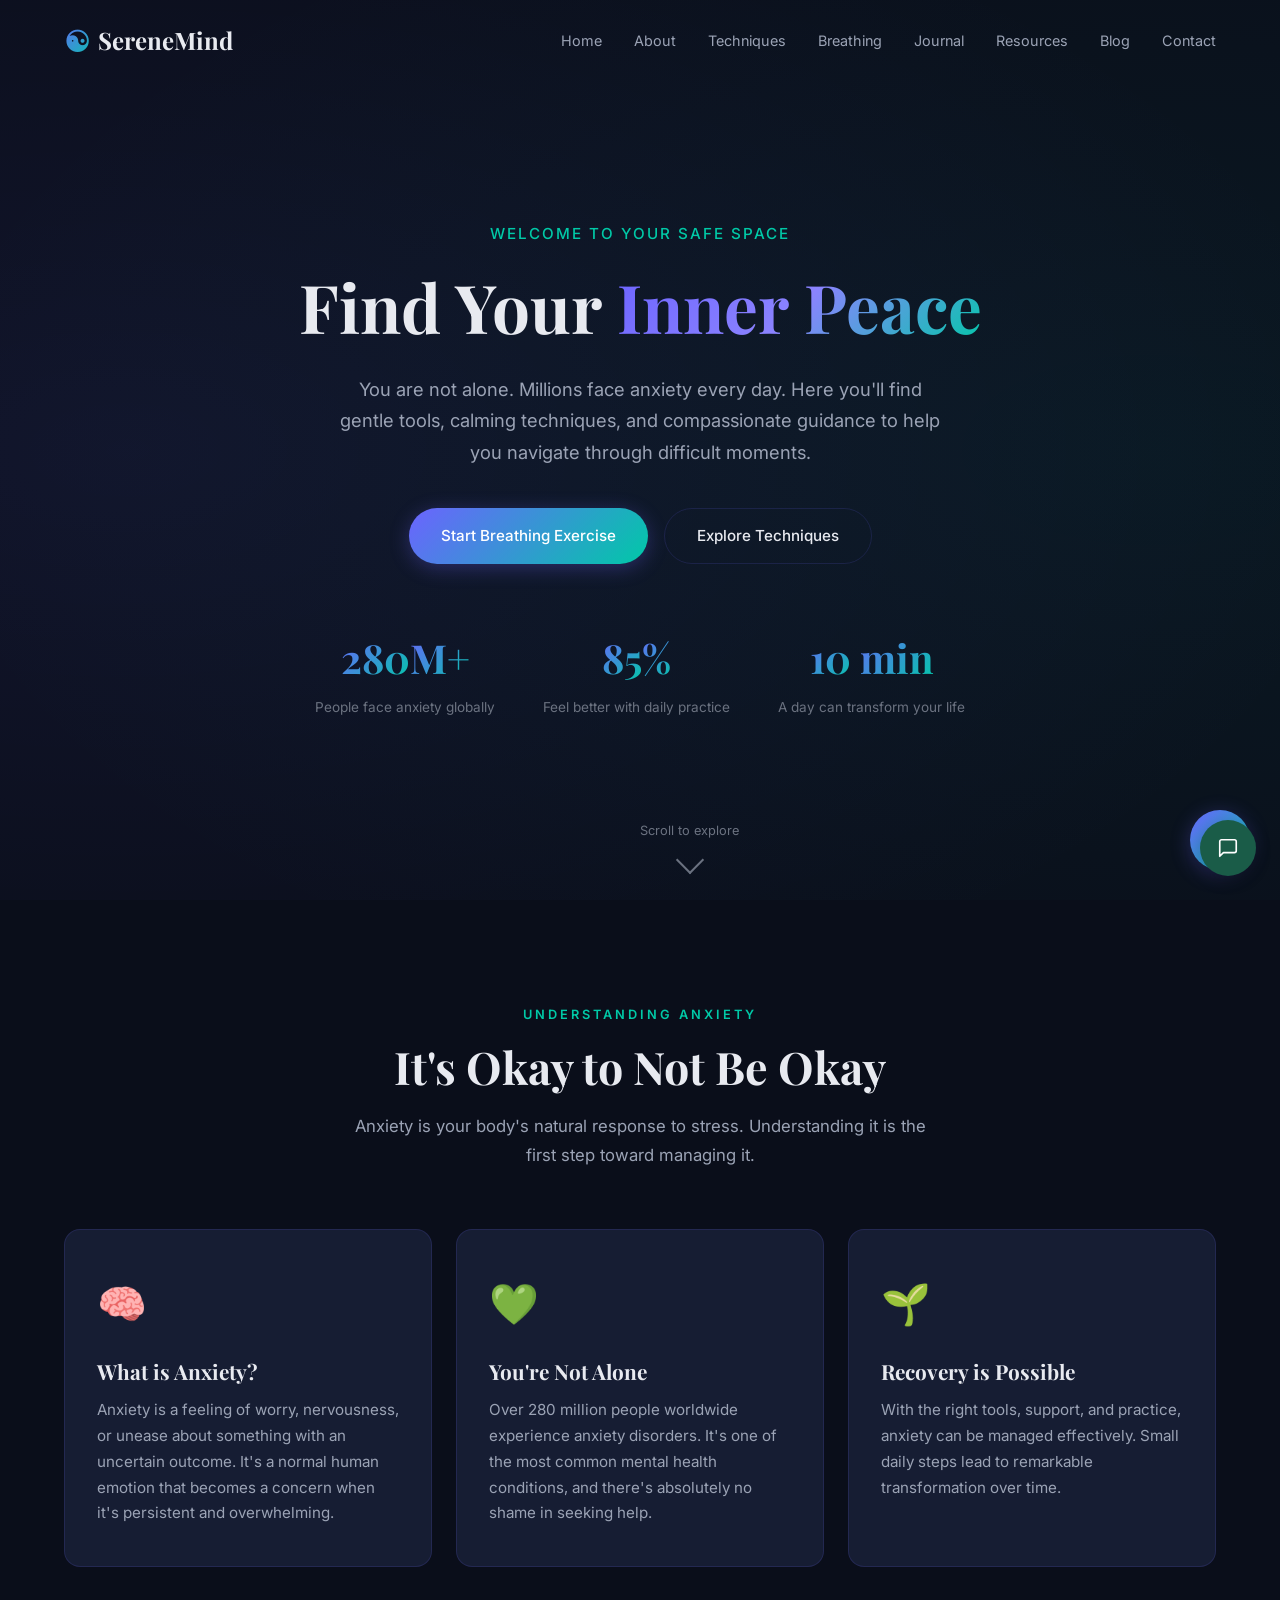
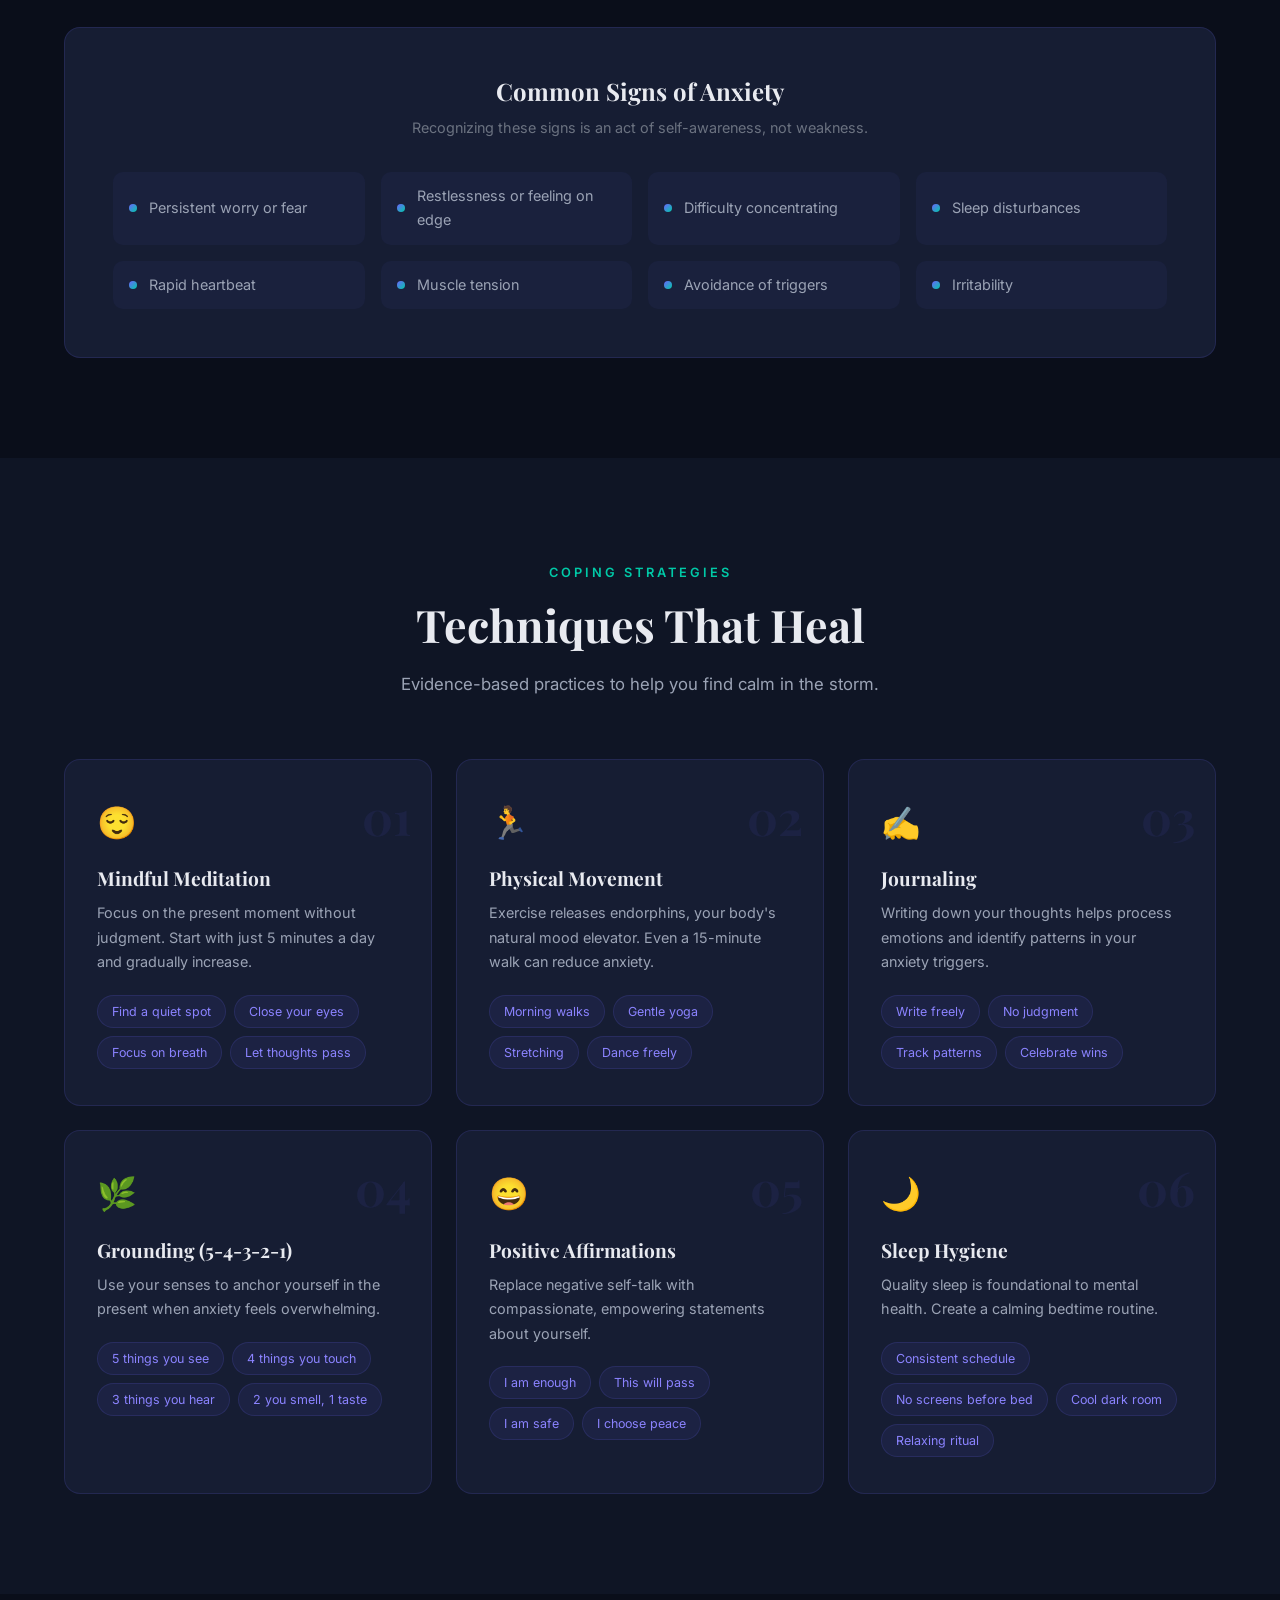
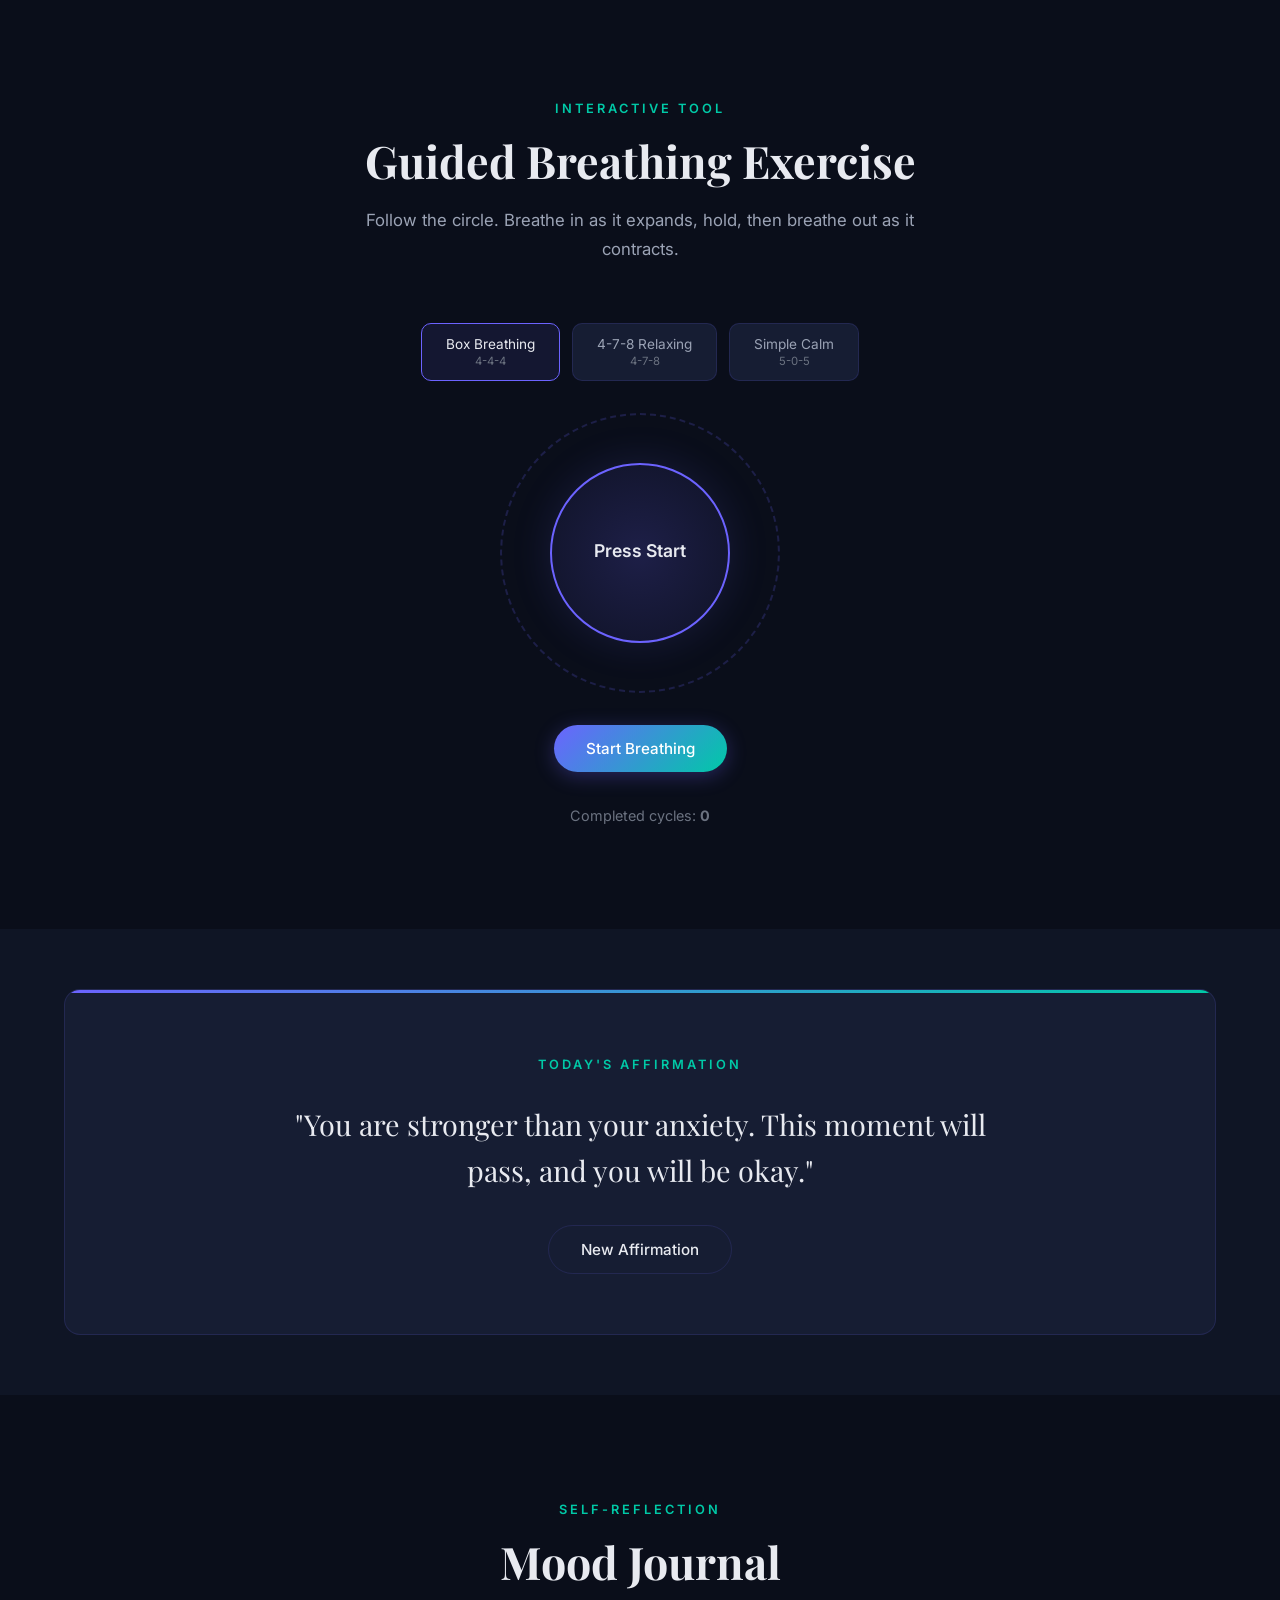
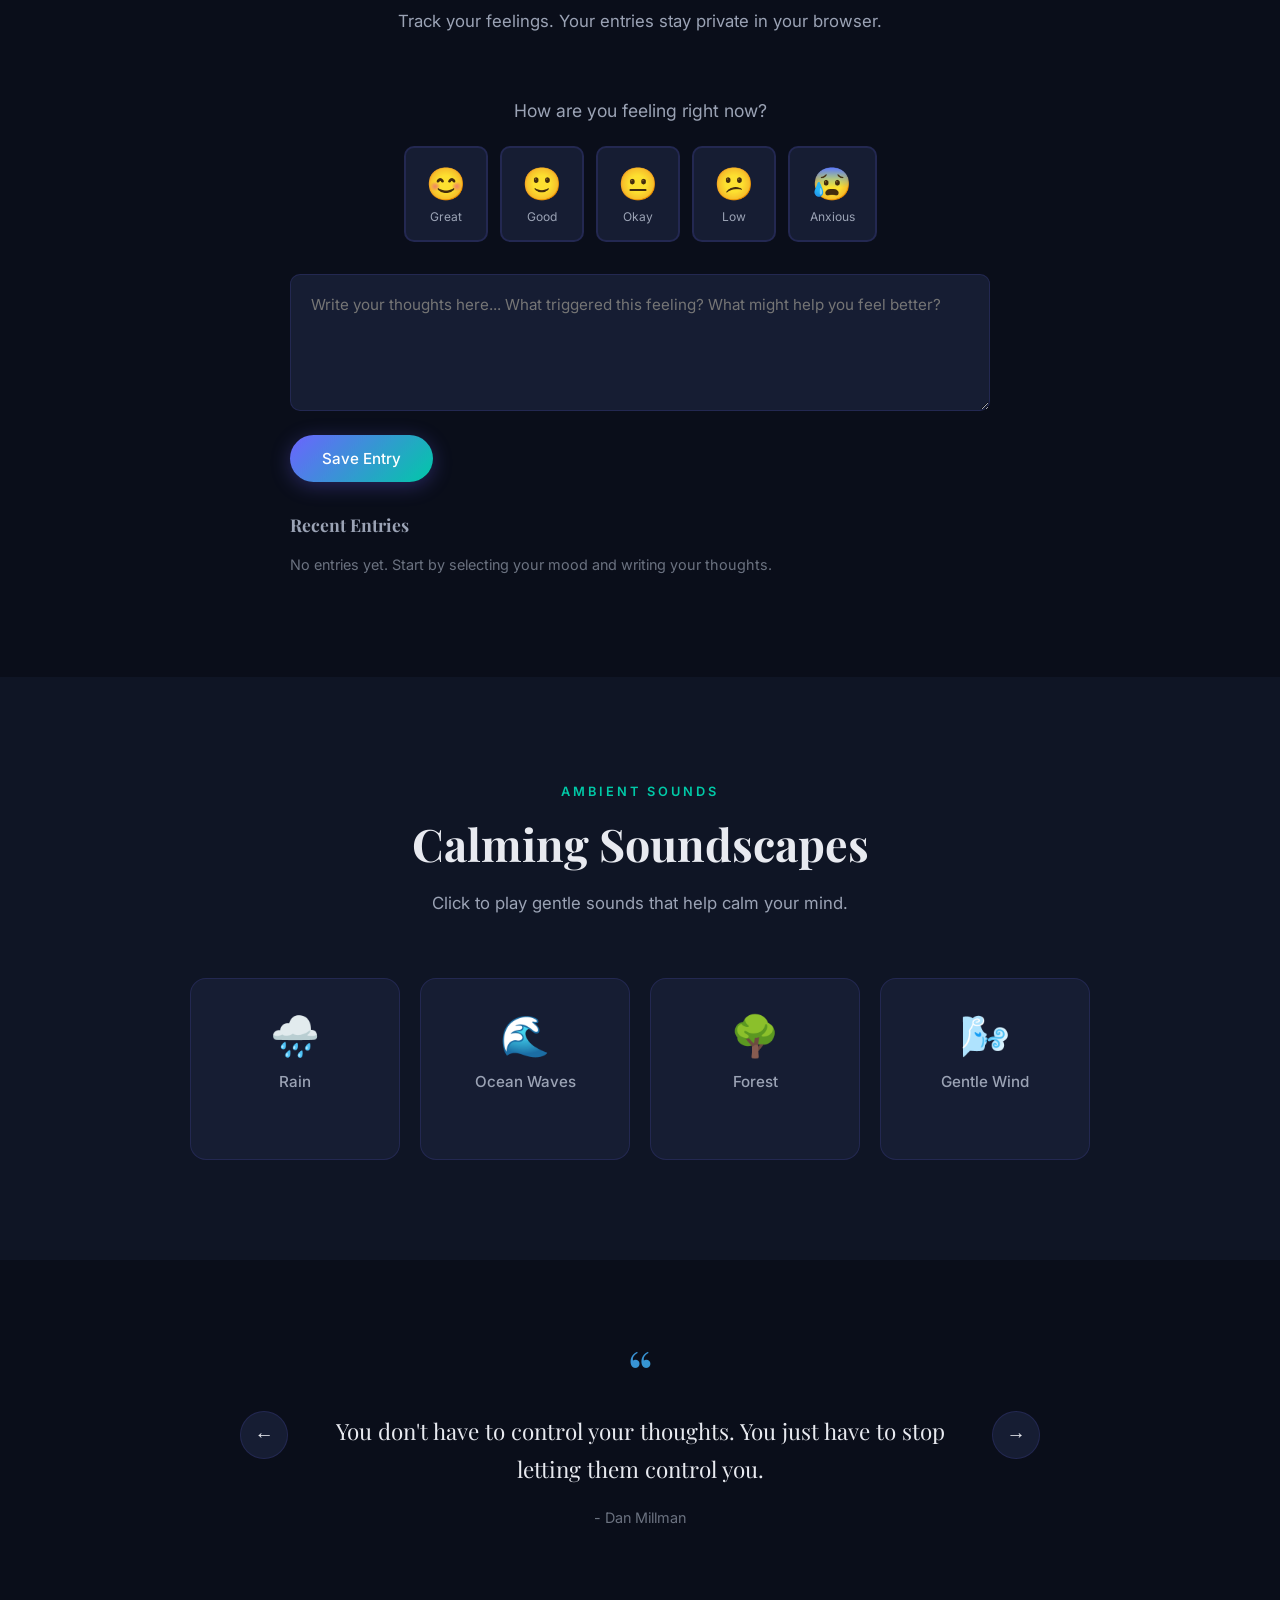
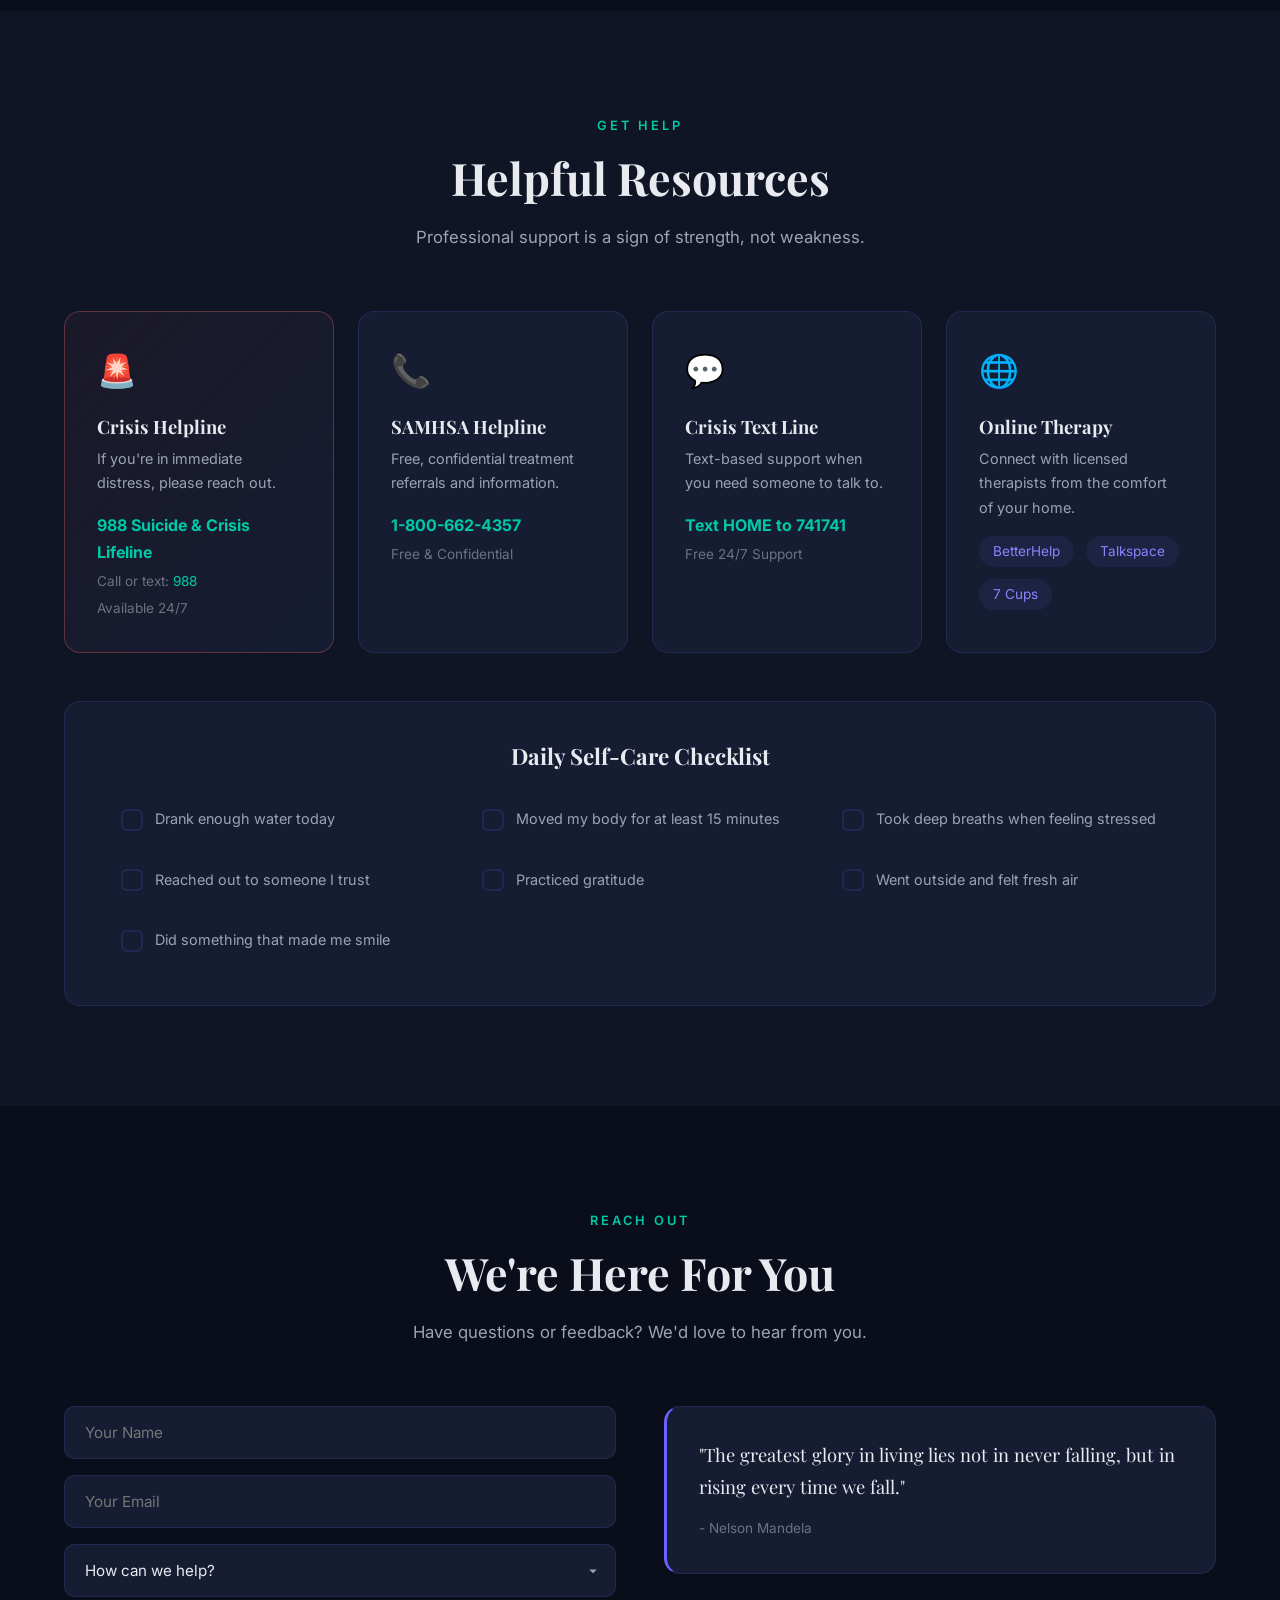
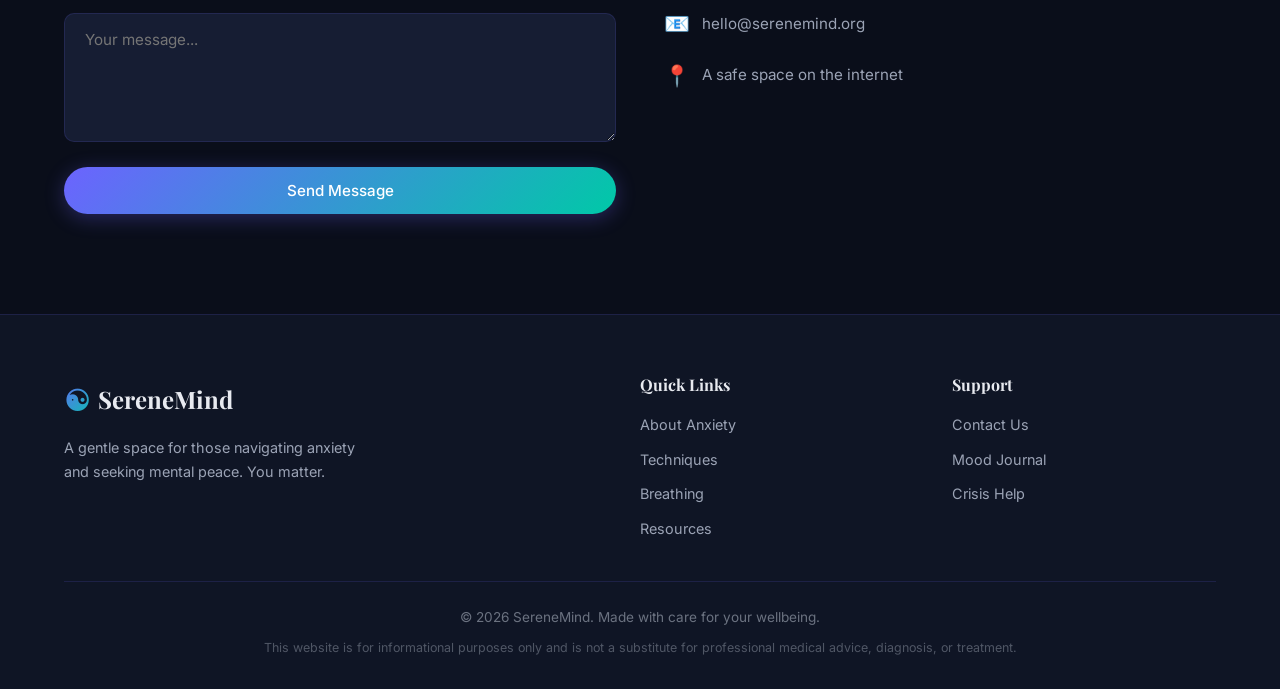
<file: index.html>
<!DOCTYPE html>
<html lang="en">
<head>
    <meta charset="UTF-8">
    <meta name="viewport" content="width=device-width, initial-scale=1.0">
    <title>SereneMind - Find Your Inner Peace</title>
    <link rel="preconnect" href="https://fonts.googleapis.com">
    <link href="https://fonts.googleapis.com/css2?family=Playfair+Display:wght@400;600;700&family=Inter:wght@300;400;500;600&display=swap" rel="stylesheet">
    <link rel="stylesheet" href="style.css">
</head>
<body>

    <!-- Navigation -->
    <nav class="navbar" id="navbar">
        <div class="container nav-container">
            <a href="#" class="logo">
                <span class="logo-icon">&#9775;</span> SereneMind
            </a>
            <button class="nav-toggle" id="navToggle" aria-label="Toggle menu">
                <span></span><span></span><span></span>
            </button>
            <ul class="nav-links" id="navLinks">
                <li><a href="#home">Home</a></li>
                <li><a href="#about">About</a></li>
                <li><a href="#techniques">Techniques</a></li>
                <li><a href="#breathing">Breathing</a></li>
                <li><a href="#journal">Journal</a></li>
                <li><a href="#resources">Resources</a></li>
                <li><a href="blog.html">Blog</a></li>
                <li><a href="#contact">Contact</a></li>
            </ul>
        </div>
    </nav>

    <!-- Hero Section -->
    <section class="hero" id="home">
        <div class="hero-particles" id="particles"></div>
        <div class="container hero-content">
            <p class="hero-tagline">Welcome to your safe space</p>
            <h1 class="hero-title">Find Your <span class="gradient-text">Inner Peace</span></h1>
            <p class="hero-subtitle">
                You are not alone. Millions face anxiety every day. Here you'll find gentle tools,
                calming techniques, and compassionate guidance to help you navigate through difficult moments.
            </p>
            <div class="hero-buttons">
                <a href="#breathing" class="btn btn-primary">Start Breathing Exercise</a>
                <a href="#techniques" class="btn btn-outline">Explore Techniques</a>
            </div>
            <div class="hero-stats">
                <div class="stat">
                    <span class="stat-number" data-target="280">0</span><span class="stat-suffix">M+</span>
                    <span class="stat-label">People face anxiety globally</span>
                </div>
                <div class="stat">
                    <span class="stat-number" data-target="85">0</span><span class="stat-suffix">%</span>
                    <span class="stat-label">Feel better with daily practice</span>
                </div>
                <div class="stat">
                    <span class="stat-number" data-target="10">0</span><span class="stat-suffix"> min</span>
                    <span class="stat-label">A day can transform your life</span>
                </div>
            </div>
        </div>
        <div class="scroll-indicator">
            <span>Scroll to explore</span>
            <div class="scroll-arrow"></div>
        </div>
    </section>

    <!-- About Section -->
    <section class="section about" id="about">
        <div class="container">
            <div class="section-header">
                <span class="section-tag">Understanding Anxiety</span>
                <h2 class="section-title">It's Okay to Not Be Okay</h2>
                <p class="section-subtitle">Anxiety is your body's natural response to stress. Understanding it is the first step toward managing it.</p>
            </div>
            <div class="about-grid">
                <div class="about-card" data-aos="fade-up">
                    <div class="about-icon">&#129504;</div>
                    <h3>What is Anxiety?</h3>
                    <p>Anxiety is a feeling of worry, nervousness, or unease about something with an uncertain outcome. It's a normal human emotion that becomes a concern when it's persistent and overwhelming.</p>
                </div>
                <div class="about-card" data-aos="fade-up" data-delay="100">
                    <div class="about-icon">&#128154;</div>
                    <h3>You're Not Alone</h3>
                    <p>Over 280 million people worldwide experience anxiety disorders. It's one of the most common mental health conditions, and there's absolutely no shame in seeking help.</p>
                </div>
                <div class="about-card" data-aos="fade-up" data-delay="200">
                    <div class="about-icon">&#127793;</div>
                    <h3>Recovery is Possible</h3>
                    <p>With the right tools, support, and practice, anxiety can be managed effectively. Small daily steps lead to remarkable transformation over time.</p>
                </div>
            </div>

            <!-- Symptoms Awareness -->
            <div class="symptoms-section">
                <h3 class="symptoms-title">Common Signs of Anxiety</h3>
                <p class="symptoms-note">Recognizing these signs is an act of self-awareness, not weakness.</p>
                <div class="symptoms-grid">
                    <div class="symptom-item"><span class="symptom-dot"></span> Persistent worry or fear</div>
                    <div class="symptom-item"><span class="symptom-dot"></span> Restlessness or feeling on edge</div>
                    <div class="symptom-item"><span class="symptom-dot"></span> Difficulty concentrating</div>
                    <div class="symptom-item"><span class="symptom-dot"></span> Sleep disturbances</div>
                    <div class="symptom-item"><span class="symptom-dot"></span> Rapid heartbeat</div>
                    <div class="symptom-item"><span class="symptom-dot"></span> Muscle tension</div>
                    <div class="symptom-item"><span class="symptom-dot"></span> Avoidance of triggers</div>
                    <div class="symptom-item"><span class="symptom-dot"></span> Irritability</div>
                </div>
            </div>
        </div>
    </section>

    <!-- Techniques Section -->
    <section class="section techniques" id="techniques">
        <div class="container">
            <div class="section-header">
                <span class="section-tag">Coping Strategies</span>
                <h2 class="section-title">Techniques That Heal</h2>
                <p class="section-subtitle">Evidence-based practices to help you find calm in the storm.</p>
            </div>
            <div class="techniques-grid">
                <div class="technique-card">
                    <div class="technique-number">01</div>
                    <div class="technique-icon">&#128524;</div>
                    <h3>Mindful Meditation</h3>
                    <p>Focus on the present moment without judgment. Start with just 5 minutes a day and gradually increase.</p>
                    <div class="technique-steps">
                        <span>Find a quiet spot</span>
                        <span>Close your eyes</span>
                        <span>Focus on breath</span>
                        <span>Let thoughts pass</span>
                    </div>
                </div>
                <div class="technique-card">
                    <div class="technique-number">02</div>
                    <div class="technique-icon">&#127939;</div>
                    <h3>Physical Movement</h3>
                    <p>Exercise releases endorphins, your body's natural mood elevator. Even a 15-minute walk can reduce anxiety.</p>
                    <div class="technique-steps">
                        <span>Morning walks</span>
                        <span>Gentle yoga</span>
                        <span>Stretching</span>
                        <span>Dance freely</span>
                    </div>
                </div>
                <div class="technique-card">
                    <div class="technique-number">03</div>
                    <div class="technique-icon">&#9997;&#65039;</div>
                    <h3>Journaling</h3>
                    <p>Writing down your thoughts helps process emotions and identify patterns in your anxiety triggers.</p>
                    <div class="technique-steps">
                        <span>Write freely</span>
                        <span>No judgment</span>
                        <span>Track patterns</span>
                        <span>Celebrate wins</span>
                    </div>
                </div>
                <div class="technique-card">
                    <div class="technique-number">04</div>
                    <div class="technique-icon">&#127807;</div>
                    <h3>Grounding (5-4-3-2-1)</h3>
                    <p>Use your senses to anchor yourself in the present when anxiety feels overwhelming.</p>
                    <div class="technique-steps">
                        <span>5 things you see</span>
                        <span>4 things you touch</span>
                        <span>3 things you hear</span>
                        <span>2 you smell, 1 taste</span>
                    </div>
                </div>
                <div class="technique-card">
                    <div class="technique-number">05</div>
                    <div class="technique-icon">&#128516;</div>
                    <h3>Positive Affirmations</h3>
                    <p>Replace negative self-talk with compassionate, empowering statements about yourself.</p>
                    <div class="technique-steps">
                        <span>I am enough</span>
                        <span>This will pass</span>
                        <span>I am safe</span>
                        <span>I choose peace</span>
                    </div>
                </div>
                <div class="technique-card">
                    <div class="technique-number">06</div>
                    <div class="technique-icon">&#127769;</div>
                    <h3>Sleep Hygiene</h3>
                    <p>Quality sleep is foundational to mental health. Create a calming bedtime routine.</p>
                    <div class="technique-steps">
                        <span>Consistent schedule</span>
                        <span>No screens before bed</span>
                        <span>Cool dark room</span>
                        <span>Relaxing ritual</span>
                    </div>
                </div>
            </div>
        </div>
    </section>

    <!-- Breathing Exercise Section -->
    <section class="section breathing" id="breathing">
        <div class="container">
            <div class="section-header">
                <span class="section-tag">Interactive Tool</span>
                <h2 class="section-title">Guided Breathing Exercise</h2>
                <p class="section-subtitle">Follow the circle. Breathe in as it expands, hold, then breathe out as it contracts.</p>
            </div>
            <div class="breathing-app">
                <div class="breathing-pattern-selector">
                    <button class="pattern-btn active" data-inhale="4" data-hold="4" data-exhale="4">Box Breathing<br><small>4-4-4</small></button>
                    <button class="pattern-btn" data-inhale="4" data-hold="7" data-exhale="8">4-7-8 Relaxing<br><small>4-7-8</small></button>
                    <button class="pattern-btn" data-inhale="5" data-hold="0" data-exhale="5">Simple Calm<br><small>5-0-5</small></button>
                </div>
                <div class="breathing-circle-container">
                    <div class="breathing-outer-ring"></div>
                    <div class="breathing-circle" id="breathCircle">
                        <span class="breath-text" id="breathText">Press Start</span>
                        <span class="breath-timer" id="breathTimer"></span>
                    </div>
                </div>
                <div class="breathing-controls">
                    <button class="btn btn-primary" id="breathStart">Start Breathing</button>
                    <button class="btn btn-outline" id="breathStop" style="display:none;">Stop</button>
                </div>
                <div class="breath-counter">
                    <span>Completed cycles: <strong id="cycleCount">0</strong></span>
                </div>
            </div>
        </div>
    </section>

    <!-- Daily Affirmation -->
    <section class="section affirmation">
        <div class="container">
            <div class="affirmation-card">
                <span class="affirmation-label">Today's Affirmation</span>
                <p class="affirmation-text" id="affirmationText">"You are stronger than your anxiety. This moment will pass, and you will be okay."</p>
                <button class="btn btn-outline" id="newAffirmation">New Affirmation</button>
            </div>
        </div>
    </section>

    <!-- Mood Tracker / Journal Section -->
    <section class="section journal" id="journal">
        <div class="container">
            <div class="section-header">
                <span class="section-tag">Self-Reflection</span>
                <h2 class="section-title">Mood Journal</h2>
                <p class="section-subtitle">Track your feelings. Your entries stay private in your browser.</p>
            </div>
            <div class="journal-app">
                <div class="mood-selector">
                    <p class="mood-question">How are you feeling right now?</p>
                    <div class="mood-options">
                        <button class="mood-btn" data-mood="great" title="Great">&#128522;<span>Great</span></button>
                        <button class="mood-btn" data-mood="good" title="Good">&#128578;<span>Good</span></button>
                        <button class="mood-btn" data-mood="okay" title="Okay">&#128528;<span>Okay</span></button>
                        <button class="mood-btn" data-mood="low" title="Low">&#128533;<span>Low</span></button>
                        <button class="mood-btn" data-mood="anxious" title="Anxious">&#128560;<span>Anxious</span></button>
                    </div>
                </div>
                <div class="journal-entry">
                    <textarea id="journalText" placeholder="Write your thoughts here... What triggered this feeling? What might help you feel better?" rows="5"></textarea>
                    <button class="btn btn-primary" id="saveJournal">Save Entry</button>
                </div>
                <div class="journal-history" id="journalHistory">
                    <h4>Recent Entries</h4>
                    <div id="journalEntries"></div>
                </div>
            </div>
        </div>
    </section>

    <!-- Calming Sounds -->
    <section class="section sounds">
        <div class="container">
            <div class="section-header">
                <span class="section-tag">Ambient Sounds</span>
                <h2 class="section-title">Calming Soundscapes</h2>
                <p class="section-subtitle">Click to play gentle sounds that help calm your mind.</p>
            </div>
            <div class="sounds-grid">
                <button class="sound-card" data-sound="rain">
                    <div class="sound-icon">&#127783;&#65039;</div>
                    <span>Rain</span>
                    <div class="sound-wave"><span></span><span></span><span></span><span></span><span></span></div>
                </button>
                <button class="sound-card" data-sound="ocean">
                    <div class="sound-icon">&#127754;</div>
                    <span>Ocean Waves</span>
                    <div class="sound-wave"><span></span><span></span><span></span><span></span><span></span></div>
                </button>
                <button class="sound-card" data-sound="forest">
                    <div class="sound-icon">&#127795;</div>
                    <span>Forest</span>
                    <div class="sound-wave"><span></span><span></span><span></span><span></span><span></span></div>
                </button>
                <button class="sound-card" data-sound="wind">
                    <div class="sound-icon">&#127788;&#65039;</div>
                    <span>Gentle Wind</span>
                    <div class="sound-wave"><span></span><span></span><span></span><span></span><span></span></div>
                </button>
            </div>
        </div>
    </section>

    <!-- Quotes Carousel -->
    <section class="section quotes">
        <div class="container">
            <div class="quotes-carousel">
                <button class="quote-nav quote-prev" id="quotePrev">&#8592;</button>
                <div class="quote-content">
                    <div class="quote-mark">&#8220;</div>
                    <p class="quote-text" id="quoteText">You don't have to control your thoughts. You just have to stop letting them control you.</p>
                    <span class="quote-author" id="quoteAuthor">- Dan Millman</span>
                </div>
                <button class="quote-nav quote-next" id="quoteNext">&#8594;</button>
            </div>
        </div>
    </section>

    <!-- Resources Section -->
    <section class="section resources" id="resources">
        <div class="container">
            <div class="section-header">
                <span class="section-tag">Get Help</span>
                <h2 class="section-title">Helpful Resources</h2>
                <p class="section-subtitle">Professional support is a sign of strength, not weakness.</p>
            </div>
            <div class="resources-grid">
                <div class="resource-card emergency">
                    <div class="resource-icon">&#128680;</div>
                    <h3>Crisis Helpline</h3>
                    <p>If you're in immediate distress, please reach out.</p>
                    <div class="resource-contact">
                        <strong>988 Suicide & Crisis Lifeline</strong>
                        <span>Call or text: <a href="tel:988">988</a></span>
                        <span>Available 24/7</span>
                    </div>
                </div>
                <div class="resource-card">
                    <div class="resource-icon">&#128222;</div>
                    <h3>SAMHSA Helpline</h3>
                    <p>Free, confidential treatment referrals and information.</p>
                    <div class="resource-contact">
                        <strong>1-800-662-4357</strong>
                        <span>Free & Confidential</span>
                    </div>
                </div>
                <div class="resource-card">
                    <div class="resource-icon">&#128172;</div>
                    <h3>Crisis Text Line</h3>
                    <p>Text-based support when you need someone to talk to.</p>
                    <div class="resource-contact">
                        <strong>Text HOME to 741741</strong>
                        <span>Free 24/7 Support</span>
                    </div>
                </div>
                <div class="resource-card">
                    <div class="resource-icon">&#127760;</div>
                    <h3>Online Therapy</h3>
                    <p>Connect with licensed therapists from the comfort of your home.</p>
                    <div class="resource-links">
                        <span>BetterHelp</span>
                        <span>Talkspace</span>
                        <span>7 Cups</span>
                    </div>
                </div>
            </div>

            <div class="self-care-checklist">
                <h3>Daily Self-Care Checklist</h3>
                <div class="checklist-items">
                    <label class="checklist-item">
                        <input type="checkbox" id="check1"> <span class="checkmark"></span> Drank enough water today
                    </label>
                    <label class="checklist-item">
                        <input type="checkbox" id="check2"> <span class="checkmark"></span> Moved my body for at least 15 minutes
                    </label>
                    <label class="checklist-item">
                        <input type="checkbox" id="check3"> <span class="checkmark"></span> Took deep breaths when feeling stressed
                    </label>
                    <label class="checklist-item">
                        <input type="checkbox" id="check4"> <span class="checkmark"></span> Reached out to someone I trust
                    </label>
                    <label class="checklist-item">
                        <input type="checkbox" id="check5"> <span class="checkmark"></span> Practiced gratitude
                    </label>
                    <label class="checklist-item">
                        <input type="checkbox" id="check6"> <span class="checkmark"></span> Went outside and felt fresh air
                    </label>
                    <label class="checklist-item">
                        <input type="checkbox" id="check7"> <span class="checkmark"></span> Did something that made me smile
                    </label>
                </div>
            </div>
        </div>
    </section>

    <!-- Contact Section -->
    <section class="section contact" id="contact">
        <div class="container">
            <div class="section-header">
                <span class="section-tag">Reach Out</span>
                <h2 class="section-title">We're Here For You</h2>
                <p class="section-subtitle">Have questions or feedback? We'd love to hear from you.</p>
            </div>
            <div class="contact-wrapper">
                <form class="contact-form" id="contactForm">
                    <div class="form-group">
                        <input type="text" placeholder="Your Name" required>
                    </div>
                    <div class="form-group">
                        <input type="email" placeholder="Your Email" required>
                    </div>
                    <div class="form-group">
                        <select>
                            <option value="">How can we help?</option>
                            <option>General Inquiry</option>
                            <option>Suggest a Resource</option>
                            <option>Share Your Story</option>
                            <option>Partnership</option>
                        </select>
                    </div>
                    <div class="form-group">
                        <textarea placeholder="Your message..." rows="5" required></textarea>
                    </div>
                    <button type="submit" class="btn btn-primary">Send Message</button>
                </form>
                <div class="contact-info">
                    <div class="contact-quote">
                        <p>"The greatest glory in living lies not in never falling, but in rising every time we fall."</p>
                        <span>- Nelson Mandela</span>
                    </div>
                    <div class="contact-details">
                        <div class="contact-item">
                            <span class="contact-icon">&#128231;</span>
                            <span>hello@serenemind.org</span>
                        </div>
                        <div class="contact-item">
                            <span class="contact-icon">&#128205;</span>
                            <span>A safe space on the internet</span>
                        </div>
                    </div>
                </div>
            </div>
        </div>
    </section>

    <!-- Footer -->
    <footer class="footer">
        <div class="container">
            <div class="footer-content">
                <div class="footer-brand">
                    <a href="#" class="logo"><span class="logo-icon">&#9775;</span> SereneMind</a>
                    <p>A gentle space for those navigating anxiety and seeking mental peace. You matter.</p>
                </div>
                <div class="footer-links">
                    <h4>Quick Links</h4>
                    <a href="#about">About Anxiety</a>
                    <a href="#techniques">Techniques</a>
                    <a href="#breathing">Breathing</a>
                    <a href="#resources">Resources</a>
                </div>
                <div class="footer-links">
                    <h4>Support</h4>
                    <a href="#contact">Contact Us</a>
                    <a href="#journal">Mood Journal</a>
                    <a href="#resources">Crisis Help</a>
                </div>
            </div>
            <div class="footer-bottom">
                <p>&copy; 2026 SereneMind. Made with care for your wellbeing.</p>
                <p class="disclaimer">This website is for informational purposes only and is not a substitute for professional medical advice, diagnosis, or treatment.</p>
            </div>
        </div>
    </footer>

    <!-- Floating Calm Button -->
    <button class="calm-btn" id="calmBtn" title="Quick calm exercise">
        <span>&#9775;</span>
    </button>

    <!-- Calm Modal -->
    <div class="calm-modal" id="calmModal">
        <div class="calm-modal-content">
            <button class="calm-modal-close" id="calmClose">&times;</button>
            <h3>Quick Grounding Exercise</h3>
            <p>Take a moment. Look around and find:</p>
            <div class="grounding-steps">
                <div class="ground-step active" data-step="1">
                    <span class="ground-number">5</span>
                    <span>things you can <strong>SEE</strong></span>
                </div>
                <div class="ground-step" data-step="2">
                    <span class="ground-number">4</span>
                    <span>things you can <strong>TOUCH</strong></span>
                </div>
                <div class="ground-step" data-step="3">
                    <span class="ground-number">3</span>
                    <span>things you can <strong>HEAR</strong></span>
                </div>
                <div class="ground-step" data-step="4">
                    <span class="ground-number">2</span>
                    <span>things you can <strong>SMELL</strong></span>
                </div>
                <div class="ground-step" data-step="5">
                    <span class="ground-number">1</span>
                    <span>thing you can <strong>TASTE</strong></span>
                </div>
            </div>
            <button class="btn btn-primary" id="groundNext">Next Step</button>
        </div>
    </div>

    <!-- ✅ Scripts correctly placed at bottom of body -->
    <script src="script.js"></script>
    <script src="chat-widget.js"></script>
</body>
</html>
</file>
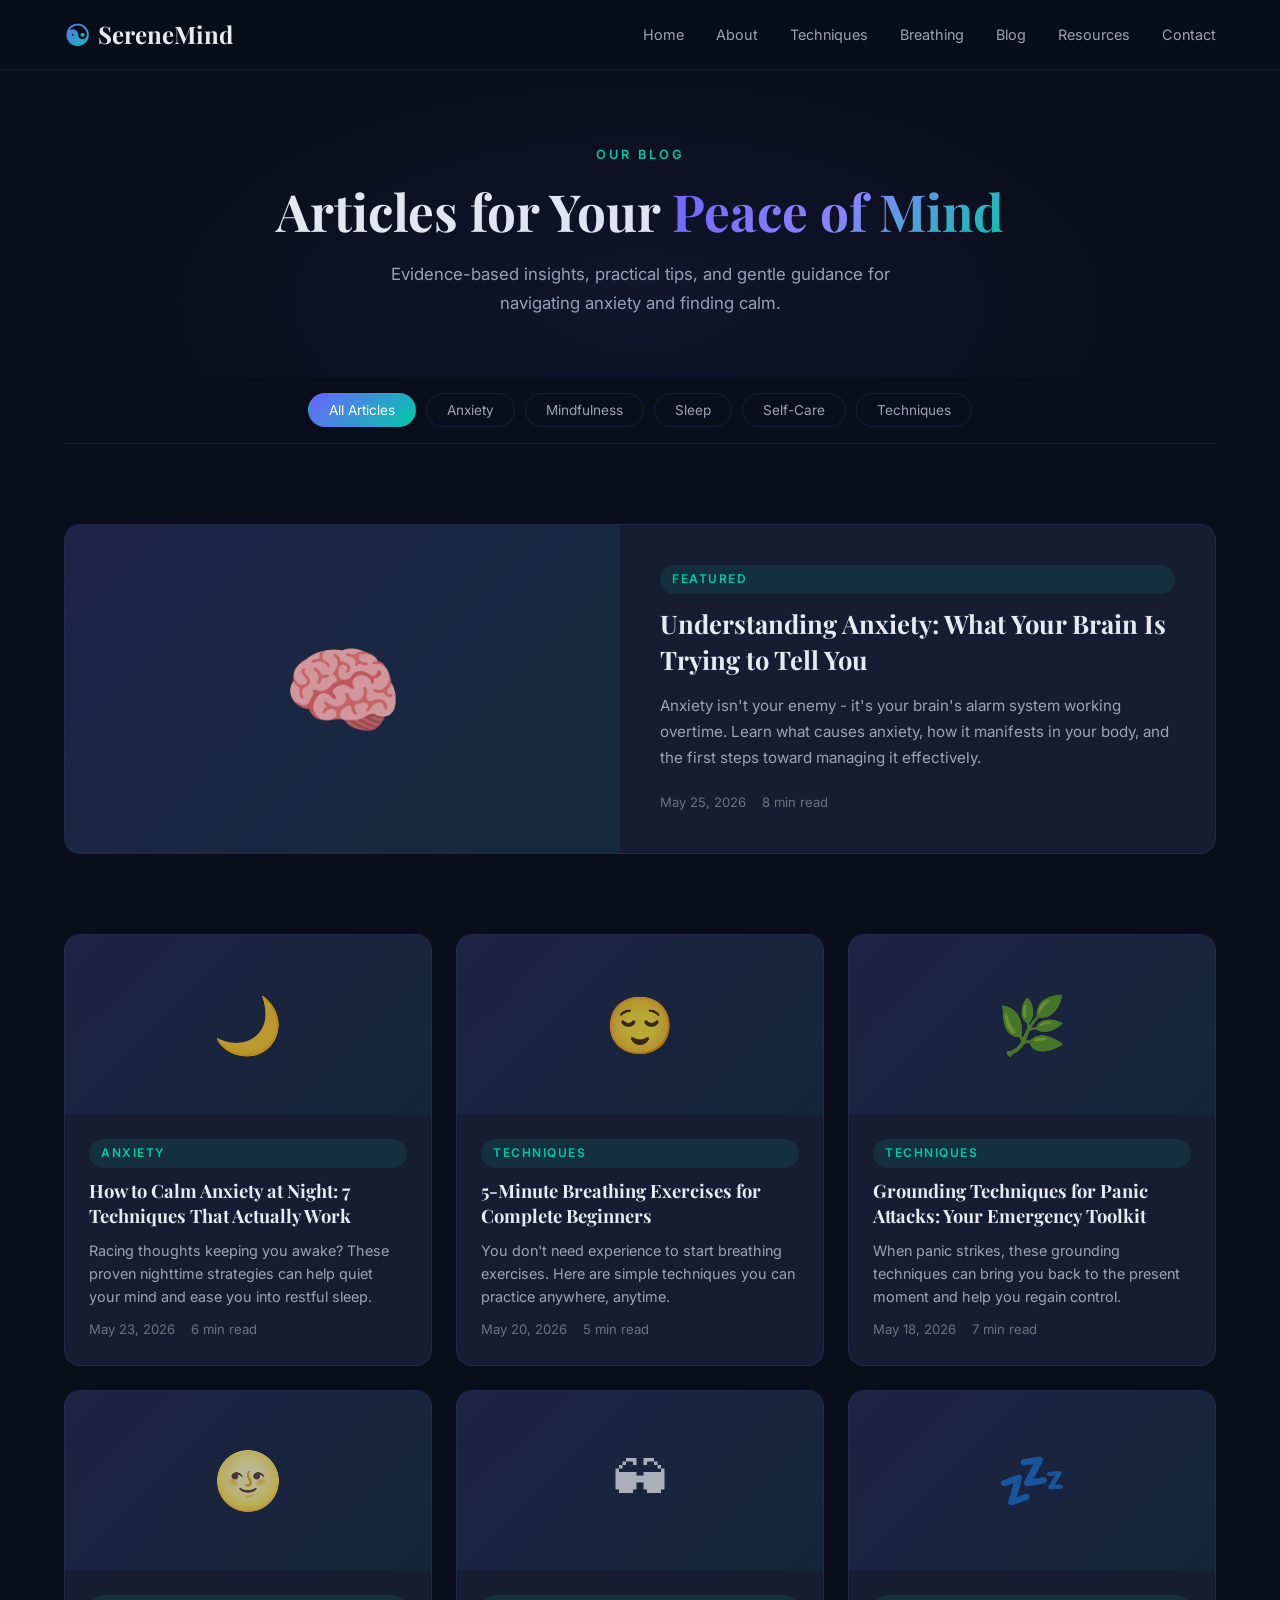
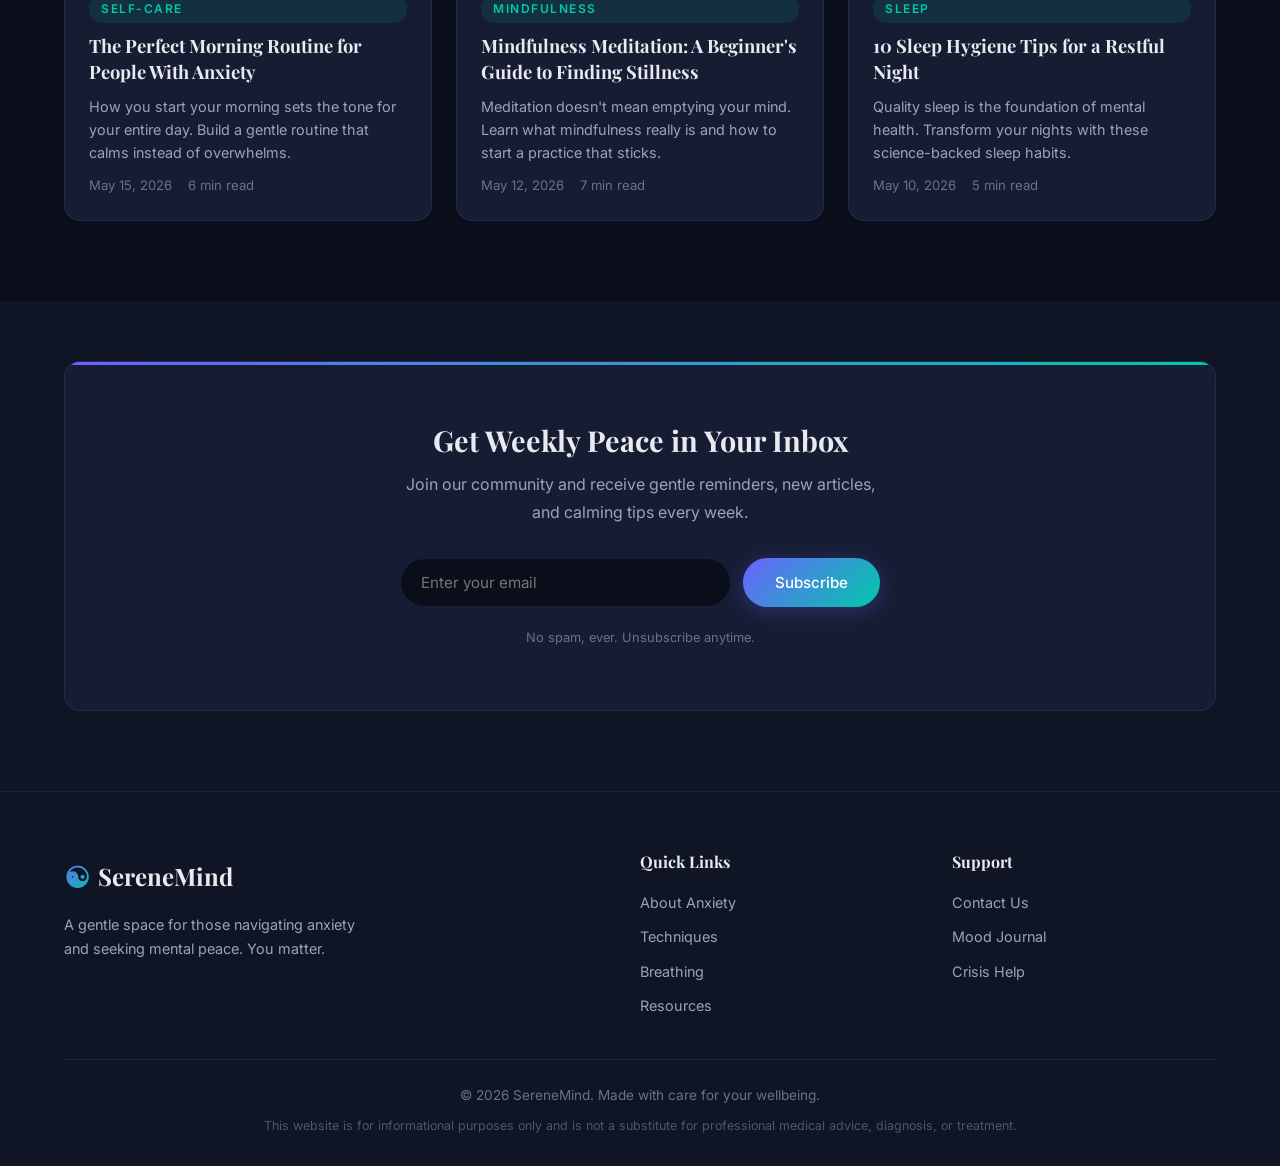
<file: blog.html>
<!DOCTYPE html>
<html lang="en">
<head>
    <meta charset="UTF-8">
    <meta name="viewport" content="width=device-width, initial-scale=1.0">
    <title>Blog - SereneMind | Mental Health & Anxiety Articles</title>
    <meta name="description" content="Read helpful articles on managing anxiety, finding inner peace, mindfulness techniques, and mental wellness tips.">
    <link rel="preconnect" href="https://fonts.googleapis.com">
    <link href="https://fonts.googleapis.com/css2?family=Playfair+Display:wght@400;600;700&family=Inter:wght@300;400;500;600&display=swap" rel="stylesheet">
    <link rel="stylesheet" href="style.css">
    <link rel="stylesheet" href="blog.css">
</head>
<body>

    <!-- Navigation -->
    <nav class="navbar scrolled" id="navbar">
        <div class="container nav-container">
            <a href="index.html" class="logo">
                <span class="logo-icon">&#9775;</span> SereneMind
            </a>
            <button class="nav-toggle" id="navToggle" aria-label="Toggle menu">
                <span></span><span></span><span></span>
            </button>
            <ul class="nav-links" id="navLinks">
                <li><a href="index.html">Home</a></li>
                <li><a href="index.html#about">About</a></li>
                <li><a href="index.html#techniques">Techniques</a></li>
                <li><a href="index.html#breathing">Breathing</a></li>
                <li><a href="blog.html" class="active">Blog</a></li>
                <li><a href="index.html#resources">Resources</a></li>
                <li><a href="index.html#contact">Contact</a></li>
            </ul>
        </div>
    </nav>

    <!-- Blog Hero -->
    <section class="blog-hero">
        <div class="container">
            <span class="section-tag">Our Blog</span>
            <h1 class="section-title">Articles for Your <span class="gradient-text">Peace of Mind</span></h1>
            <p class="section-subtitle">Evidence-based insights, practical tips, and gentle guidance for navigating anxiety and finding calm.</p>
        </div>
    </section>

    <!-- Blog Categories -->
    <section class="blog-categories">
        <div class="container">
            <div class="category-tabs">
                <button class="category-tab active" data-category="all">All Articles</button>
                <button class="category-tab" data-category="anxiety">Anxiety</button>
                <button class="category-tab" data-category="mindfulness">Mindfulness</button>
                <button class="category-tab" data-category="sleep">Sleep</button>
                <button class="category-tab" data-category="self-care">Self-Care</button>
                <button class="category-tab" data-category="techniques">Techniques</button>
            </div>
        </div>
    </section>

    <!-- Featured Article -->
    <section class="blog-featured">
        <div class="container">
            <a href="articles/understanding-anxiety.html" class="featured-card">
                <div class="featured-image">
                    <div class="featured-placeholder">&#129504;</div>
                </div>
                <div class="featured-content">
                    <span class="blog-tag">Featured</span>
                    <h2>Understanding Anxiety: What Your Brain Is Trying to Tell You</h2>
                    <p>Anxiety isn't your enemy - it's your brain's alarm system working overtime. Learn what causes anxiety, how it manifests in your body, and the first steps toward managing it effectively.</p>
                    <div class="blog-meta">
                        <span class="blog-date">May 25, 2026</span>
                        <span class="blog-read">8 min read</span>
                    </div>
                </div>
            </a>
        </div>
    </section>

    <!-- Blog Grid -->
    <section class="blog-grid-section">
        <div class="container">
            <div class="blog-grid">

                <a href="articles/calm-anxiety-at-night.html" class="blog-card" data-category="anxiety">
                    <div class="blog-card-image"><div class="blog-placeholder">&#127769;</div></div>
                    <div class="blog-card-content">
                        <span class="blog-tag">Anxiety</span>
                        <h3>How to Calm Anxiety at Night: 7 Techniques That Actually Work</h3>
                        <p>Racing thoughts keeping you awake? These proven nighttime strategies can help quiet your mind and ease you into restful sleep.</p>
                        <div class="blog-meta">
                            <span class="blog-date">May 23, 2026</span>
                            <span class="blog-read">6 min read</span>
                        </div>
                    </div>
                </a>

                <a href="articles/breathing-exercises-beginners.html" class="blog-card" data-category="techniques">
                    <div class="blog-card-image"><div class="blog-placeholder">&#128524;</div></div>
                    <div class="blog-card-content">
                        <span class="blog-tag">Techniques</span>
                        <h3>5-Minute Breathing Exercises for Complete Beginners</h3>
                        <p>You don't need experience to start breathing exercises. Here are simple techniques you can practice anywhere, anytime.</p>
                        <div class="blog-meta">
                            <span class="blog-date">May 20, 2026</span>
                            <span class="blog-read">5 min read</span>
                        </div>
                    </div>
                </a>

                <a href="articles/grounding-techniques-panic.html" class="blog-card" data-category="techniques">
                    <div class="blog-card-image"><div class="blog-placeholder">&#127807;</div></div>
                    <div class="blog-card-content">
                        <span class="blog-tag">Techniques</span>
                        <h3>Grounding Techniques for Panic Attacks: Your Emergency Toolkit</h3>
                        <p>When panic strikes, these grounding techniques can bring you back to the present moment and help you regain control.</p>
                        <div class="blog-meta">
                            <span class="blog-date">May 18, 2026</span>
                            <span class="blog-read">7 min read</span>
                        </div>
                    </div>
                </a>

                <a href="articles/morning-routine-anxiety.html" class="blog-card" data-category="self-care">
                    <div class="blog-card-image"><div class="blog-placeholder">&#127773;</div></div>
                    <div class="blog-card-content">
                        <span class="blog-tag">Self-Care</span>
                        <h3>The Perfect Morning Routine for People With Anxiety</h3>
                        <p>How you start your morning sets the tone for your entire day. Build a gentle routine that calms instead of overwhelms.</p>
                        <div class="blog-meta">
                            <span class="blog-date">May 15, 2026</span>
                            <span class="blog-read">6 min read</span>
                        </div>
                    </div>
                </a>

                <a href="articles/mindfulness-meditation-guide.html" class="blog-card" data-category="mindfulness">
                    <div class="blog-card-image"><div class="blog-placeholder">&#128374;</div></div>
                    <div class="blog-card-content">
                        <span class="blog-tag">Mindfulness</span>
                        <h3>Mindfulness Meditation: A Beginner's Guide to Finding Stillness</h3>
                        <p>Meditation doesn't mean emptying your mind. Learn what mindfulness really is and how to start a practice that sticks.</p>
                        <div class="blog-meta">
                            <span class="blog-date">May 12, 2026</span>
                            <span class="blog-read">7 min read</span>
                        </div>
                    </div>
                </a>

                <a href="articles/sleep-hygiene-tips.html" class="blog-card" data-category="sleep">
                    <div class="blog-card-image"><div class="blog-placeholder">&#128164;</div></div>
                    <div class="blog-card-content">
                        <span class="blog-tag">Sleep</span>
                        <h3>10 Sleep Hygiene Tips for a Restful Night</h3>
                        <p>Quality sleep is the foundation of mental health. Transform your nights with these science-backed sleep habits.</p>
                        <div class="blog-meta">
                            <span class="blog-date">May 10, 2026</span>
                            <span class="blog-read">5 min read</span>
                        </div>
                    </div>
                </a>

            </div>
        </div>
    </section>

    <!-- Newsletter -->
    <section class="blog-newsletter">
        <div class="container">
            <div class="newsletter-card">
                <h2>Get Weekly Peace in Your Inbox</h2>
                <p>Join our community and receive gentle reminders, new articles, and calming tips every week.</p>
                <form class="newsletter-form" id="newsletterForm">
                    <input type="email" placeholder="Enter your email" required>
                    <button type="submit" class="btn btn-primary">Subscribe</button>
                </form>
                <span class="newsletter-note">No spam, ever. Unsubscribe anytime.</span>
            </div>
        </div>
    </section>

    <!-- Footer -->
    <footer class="footer">
        <div class="container">
            <div class="footer-content">
                <div class="footer-brand">
                    <a href="index.html" class="logo"><span class="logo-icon">&#9775;</span> SereneMind</a>
                    <p>A gentle space for those navigating anxiety and seeking mental peace. You matter.</p>
                </div>
                <div class="footer-links">
                    <h4>Quick Links</h4>
                    <a href="index.html#about">About Anxiety</a>
                    <a href="index.html#techniques">Techniques</a>
                    <a href="index.html#breathing">Breathing</a>
                    <a href="index.html#resources">Resources</a>
                </div>
                <div class="footer-links">
                    <h4>Support</h4>
                    <a href="index.html#contact">Contact Us</a>
                    <a href="index.html#journal">Mood Journal</a>
                    <a href="index.html#resources">Crisis Help</a>
                </div>
            </div>
            <div class="footer-bottom">
                <p>&copy; 2026 SereneMind. Made with care for your wellbeing.</p>
                <p class="disclaimer">This website is for informational purposes only and is not a substitute for professional medical advice, diagnosis, or treatment.</p>
            </div>
        </div>
    </footer>

    <script>
        // Nav toggle
        document.getElementById('navToggle').addEventListener('click', () => {
            document.getElementById('navLinks').classList.toggle('open');
        });

        // Category filter
        document.querySelectorAll('.category-tab').forEach(tab => {
            tab.addEventListener('click', () => {
                document.querySelectorAll('.category-tab').forEach(t => t.classList.remove('active'));
                tab.classList.add('active');
                const category = tab.dataset.category;
                document.querySelectorAll('.blog-card').forEach(card => {
                    if (category === 'all' || card.dataset.category === category) {
                        card.style.display = 'flex';
                        card.style.opacity = '0';
                        setTimeout(() => card.style.opacity = '1', 50);
                    } else {
                        card.style.display = 'none';
                    }
                });
            });
        });

        // Newsletter
        document.getElementById('newsletterForm').addEventListener('submit', (e) => {
            e.preventDefault();
            alert('Thank you for subscribing! You\'ll receive our weekly newsletter soon.');
            e.target.reset();
        });
    </script>
</body>
</html>
</file>
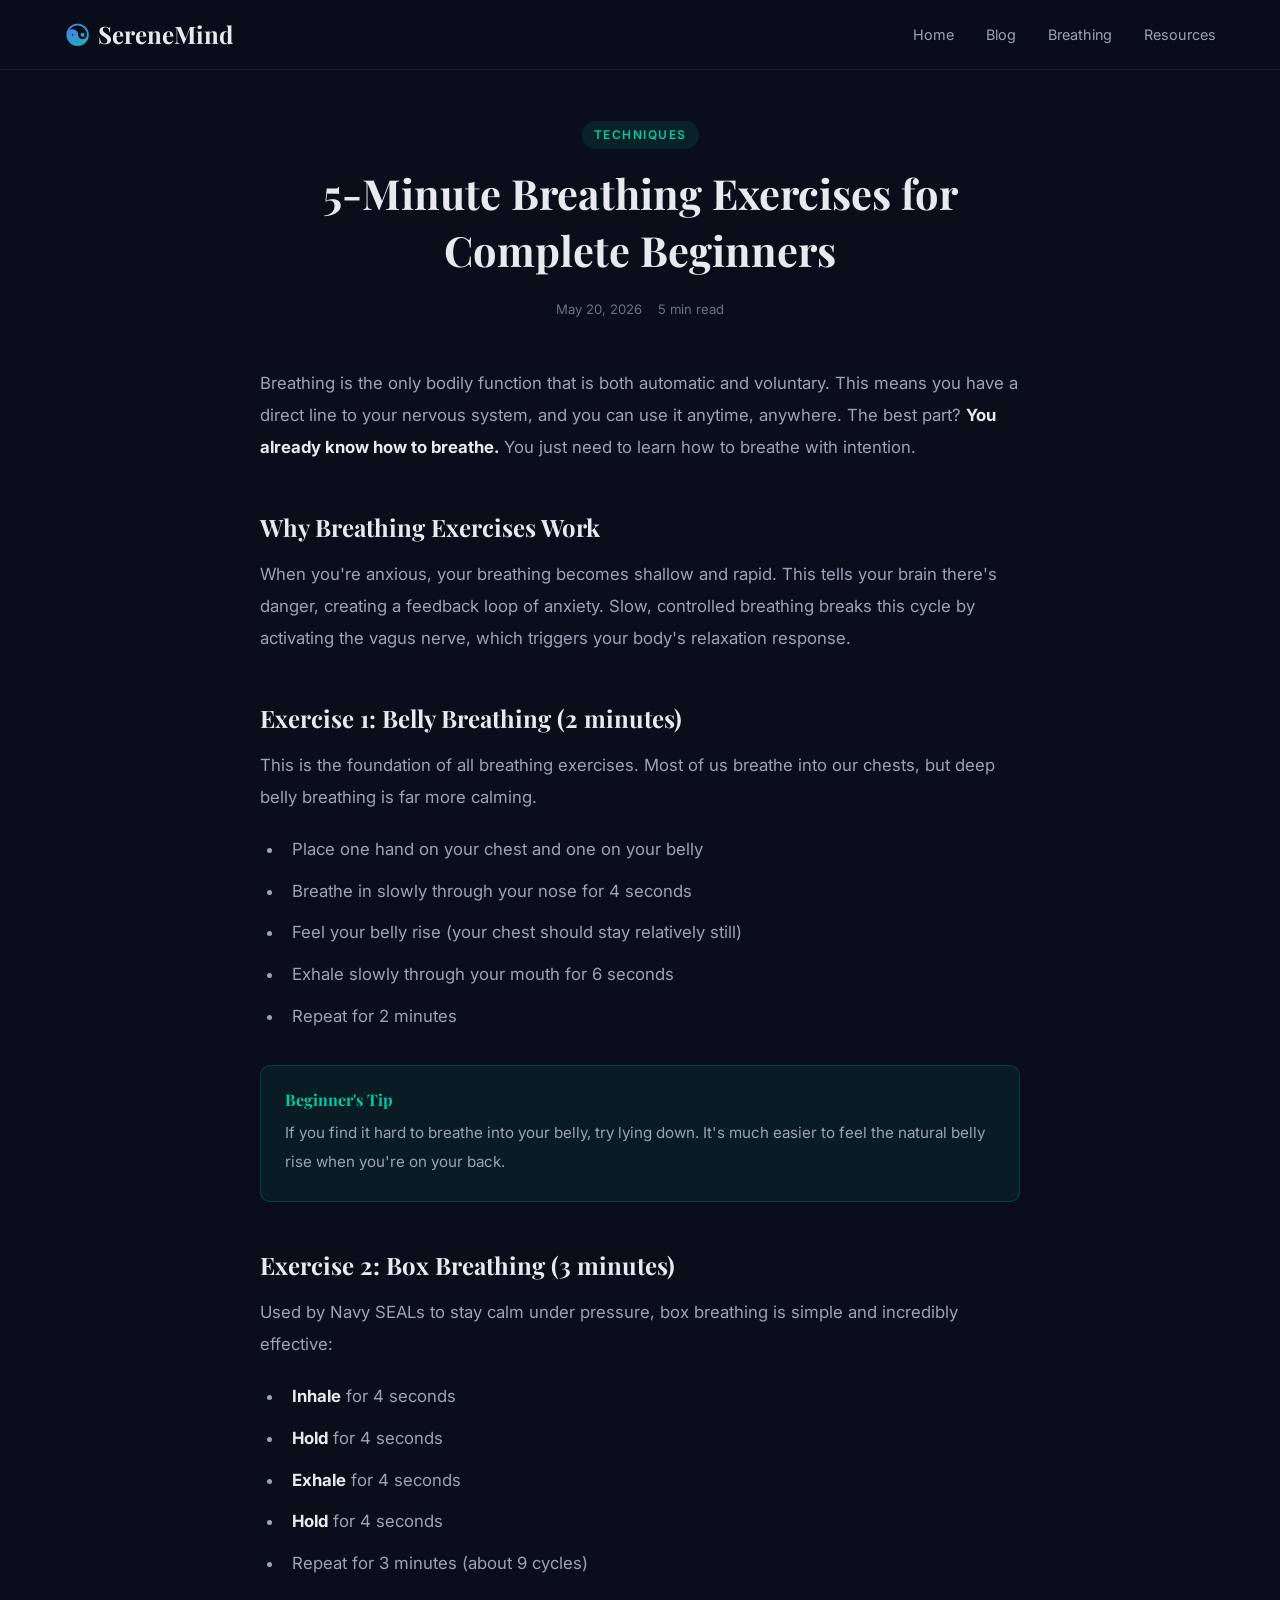
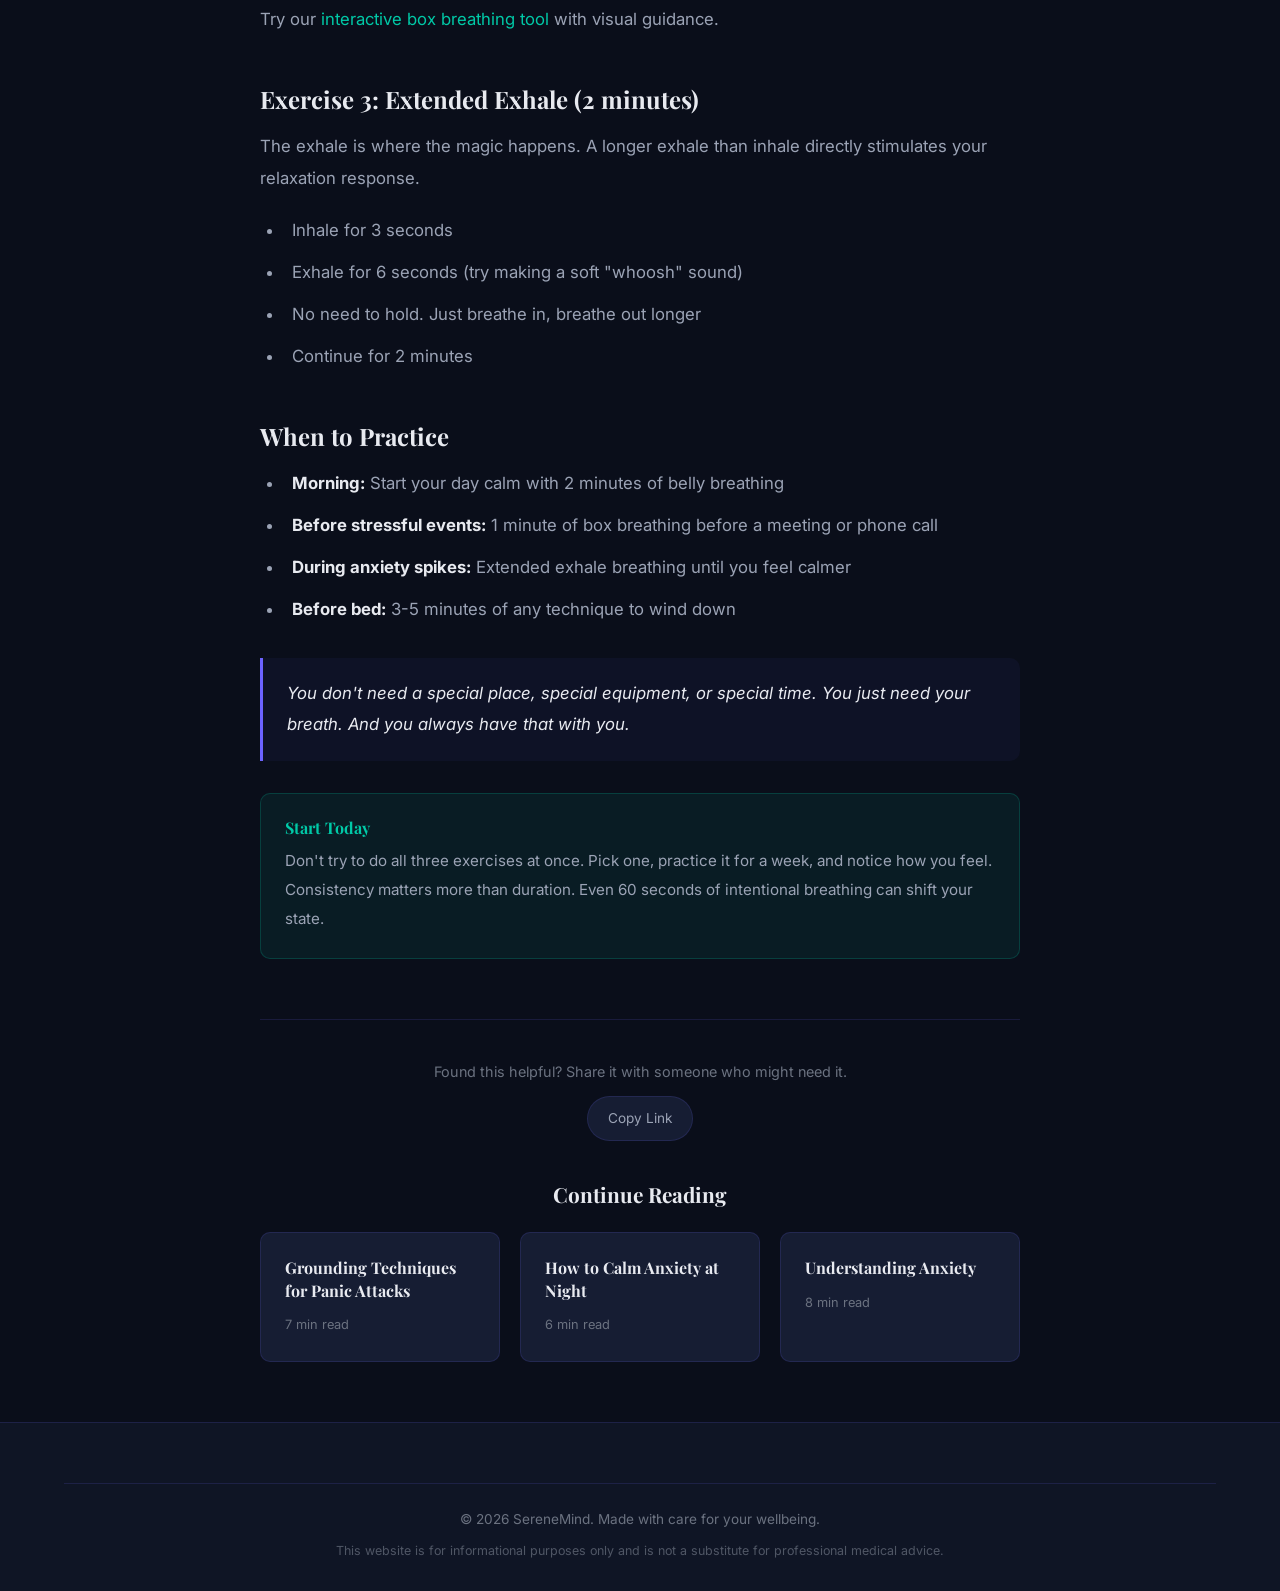
<file: articles/breathing-exercises-beginners.html>
<!DOCTYPE html>
<html lang="en">
<head>
    <meta charset="UTF-8">
    <meta name="viewport" content="width=device-width, initial-scale=1.0">
    <title>5-Minute Breathing Exercises for Complete Beginners - SereneMind</title>
    <meta name="description" content="Simple breathing exercises anyone can do. No experience needed. Practice anywhere, anytime to reduce anxiety and find calm.">
    <link rel="preconnect" href="https://fonts.googleapis.com">
    <link href="https://fonts.googleapis.com/css2?family=Playfair+Display:wght@400;600;700&family=Inter:wght@300;400;500;600&display=swap" rel="stylesheet">
    <link rel="stylesheet" href="../style.css">
    <link rel="stylesheet" href="../blog.css">
</head>
<body>
    <nav class="navbar scrolled">
        <div class="container nav-container">
            <a href="../index.html" class="logo"><span class="logo-icon">&#9775;</span> SereneMind</a>
            <button class="nav-toggle" id="navToggle" aria-label="Toggle menu"><span></span><span></span><span></span></button>
            <ul class="nav-links" id="navLinks">
                <li><a href="../index.html">Home</a></li>
                <li><a href="../blog.html">Blog</a></li>
                <li><a href="../index.html#breathing">Breathing</a></li>
                <li><a href="../index.html#resources">Resources</a></li>
            </ul>
        </div>
    </nav>

    <article class="article-page">
        <div class="article-container">
            <header class="article-header">
                <span class="blog-tag">Techniques</span>
                <h1>5-Minute Breathing Exercises for Complete Beginners</h1>
                <div class="blog-meta">
                    <span class="blog-date">May 20, 2026</span>
                    <span class="blog-read">5 min read</span>
                </div>
            </header>

            <div class="article-body">
                <p>Breathing is the only bodily function that is both automatic and voluntary. This means you have a direct line to your nervous system, and you can use it anytime, anywhere. The best part? <strong>You already know how to breathe.</strong> You just need to learn how to breathe with intention.</p>

                <h2>Why Breathing Exercises Work</h2>
                <p>When you're anxious, your breathing becomes shallow and rapid. This tells your brain there's danger, creating a feedback loop of anxiety. Slow, controlled breathing breaks this cycle by activating the vagus nerve, which triggers your body's relaxation response.</p>

                <h2>Exercise 1: Belly Breathing (2 minutes)</h2>
                <p>This is the foundation of all breathing exercises. Most of us breathe into our chests, but deep belly breathing is far more calming.</p>
                <ul>
                    <li>Place one hand on your chest and one on your belly</li>
                    <li>Breathe in slowly through your nose for 4 seconds</li>
                    <li>Feel your belly rise (your chest should stay relatively still)</li>
                    <li>Exhale slowly through your mouth for 6 seconds</li>
                    <li>Repeat for 2 minutes</li>
                </ul>

                <div class="tip-box">
                    <h4>Beginner's Tip</h4>
                    <p>If you find it hard to breathe into your belly, try lying down. It's much easier to feel the natural belly rise when you're on your back.</p>
                </div>

                <h2>Exercise 2: Box Breathing (3 minutes)</h2>
                <p>Used by Navy SEALs to stay calm under pressure, box breathing is simple and incredibly effective:</p>
                <ul>
                    <li><strong>Inhale</strong> for 4 seconds</li>
                    <li><strong>Hold</strong> for 4 seconds</li>
                    <li><strong>Exhale</strong> for 4 seconds</li>
                    <li><strong>Hold</strong> for 4 seconds</li>
                    <li>Repeat for 3 minutes (about 9 cycles)</li>
                </ul>
                <p>Try our <a href="../index.html#breathing" style="color: var(--accent);">interactive box breathing tool</a> with visual guidance.</p>

                <h2>Exercise 3: Extended Exhale (2 minutes)</h2>
                <p>The exhale is where the magic happens. A longer exhale than inhale directly stimulates your relaxation response.</p>
                <ul>
                    <li>Inhale for 3 seconds</li>
                    <li>Exhale for 6 seconds (try making a soft "whoosh" sound)</li>
                    <li>No need to hold. Just breathe in, breathe out longer</li>
                    <li>Continue for 2 minutes</li>
                </ul>

                <h2>When to Practice</h2>
                <ul>
                    <li><strong>Morning:</strong> Start your day calm with 2 minutes of belly breathing</li>
                    <li><strong>Before stressful events:</strong> 1 minute of box breathing before a meeting or phone call</li>
                    <li><strong>During anxiety spikes:</strong> Extended exhale breathing until you feel calmer</li>
                    <li><strong>Before bed:</strong> 3-5 minutes of any technique to wind down</li>
                </ul>

                <blockquote>You don't need a special place, special equipment, or special time. You just need your breath. And you always have that with you.</blockquote>

                <div class="tip-box">
                    <h4>Start Today</h4>
                    <p>Don't try to do all three exercises at once. Pick one, practice it for a week, and notice how you feel. Consistency matters more than duration. Even 60 seconds of intentional breathing can shift your state.</p>
                </div>
            </div>

            <div class="article-footer">
                <div class="article-share">
                    <p>Found this helpful? Share it with someone who might need it.</p>
                    <div class="share-buttons">
                        <a class="share-btn" href="#" onclick="navigator.clipboard.writeText(window.location.href); this.textContent='Copied!'; return false;">Copy Link</a>
                    </div>
                </div>
                <div class="related-articles">
                    <h3>Continue Reading</h3>
                    <div class="related-grid">
                        <a href="grounding-techniques-panic.html" class="related-card">
                            <h4>Grounding Techniques for Panic Attacks</h4>
                            <span>7 min read</span>
                        </a>
                        <a href="calm-anxiety-at-night.html" class="related-card">
                            <h4>How to Calm Anxiety at Night</h4>
                            <span>6 min read</span>
                        </a>
                        <a href="understanding-anxiety.html" class="related-card">
                            <h4>Understanding Anxiety</h4>
                            <span>8 min read</span>
                        </a>
                    </div>
                </div>
            </div>
        </div>
    </article>

    <footer class="footer">
        <div class="container"><div class="footer-bottom">
            <p>&copy; 2026 SereneMind. Made with care for your wellbeing.</p>
            <p class="disclaimer">This website is for informational purposes only and is not a substitute for professional medical advice.</p>
        </div></div>
    </footer>
    <script>document.getElementById('navToggle').addEventListener('click',()=>{document.getElementById('navLinks').classList.toggle('open')});</script>
</body>
</html>
</file>
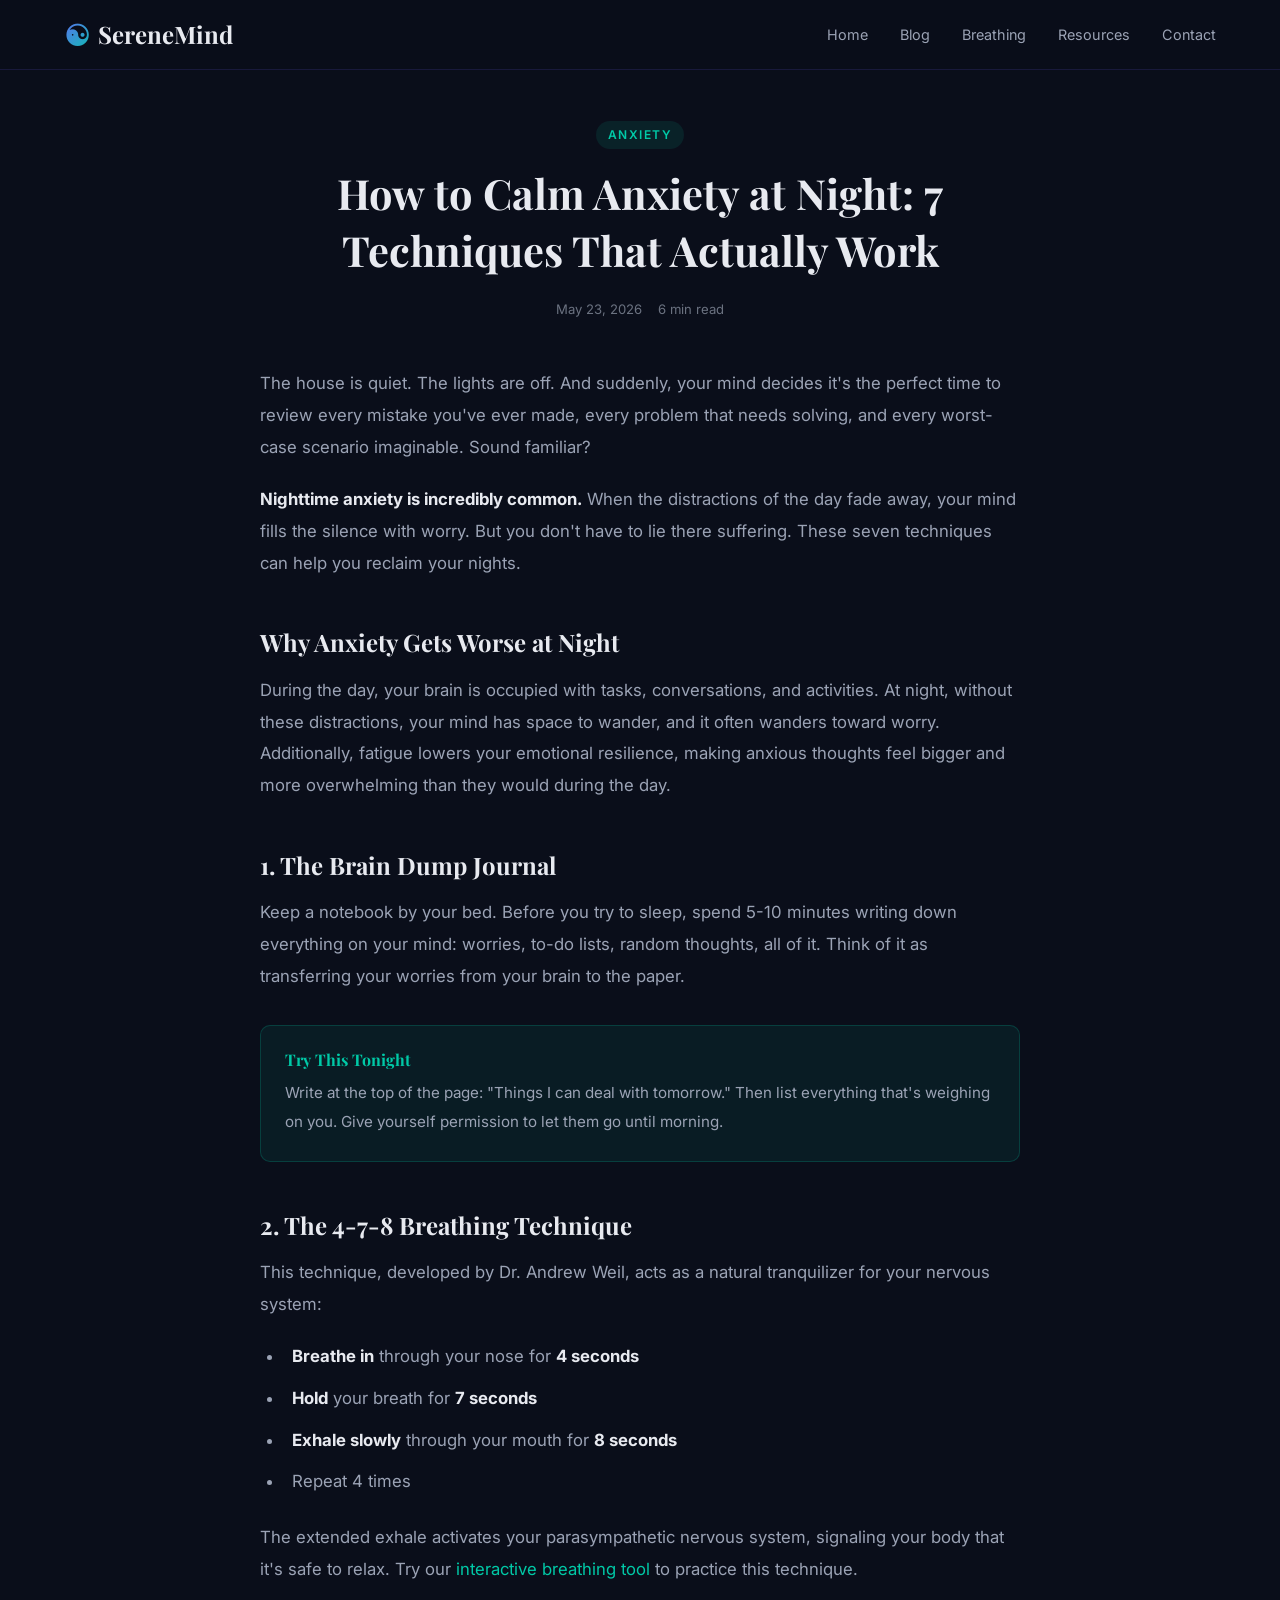
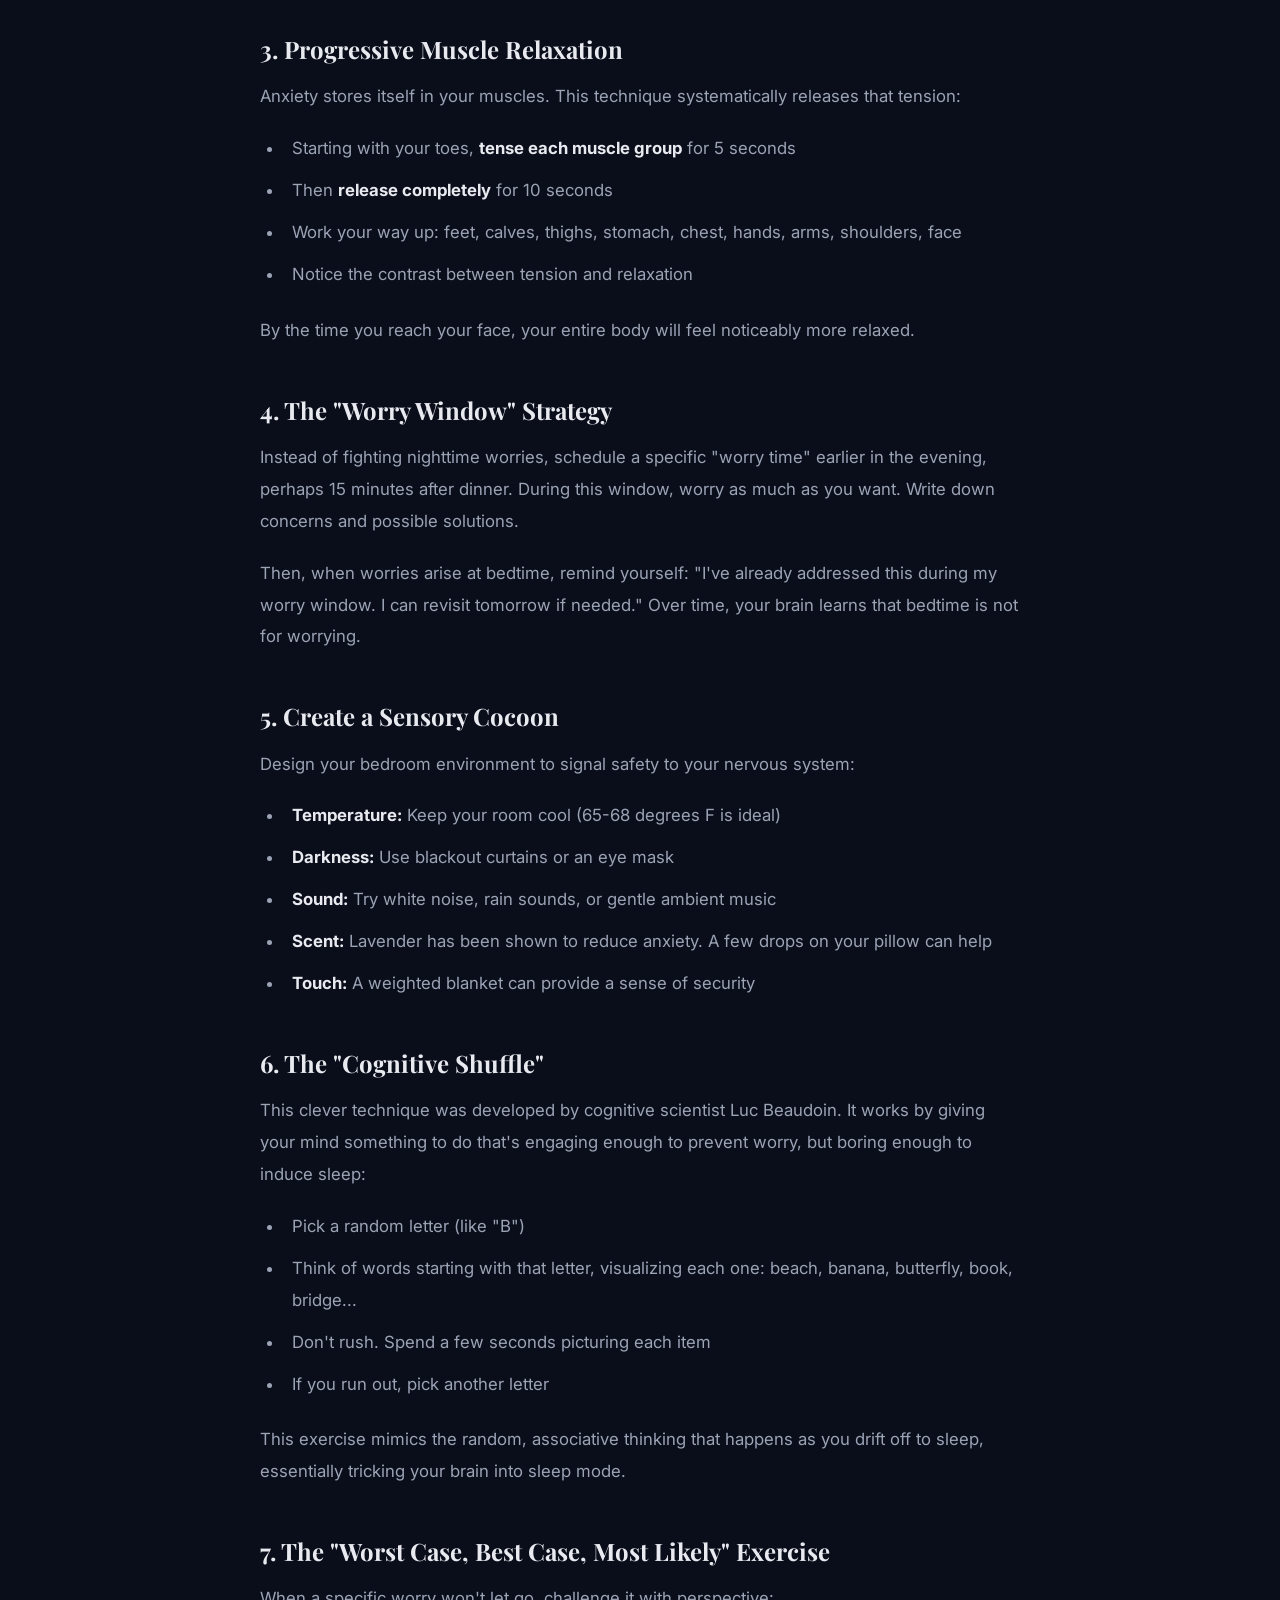
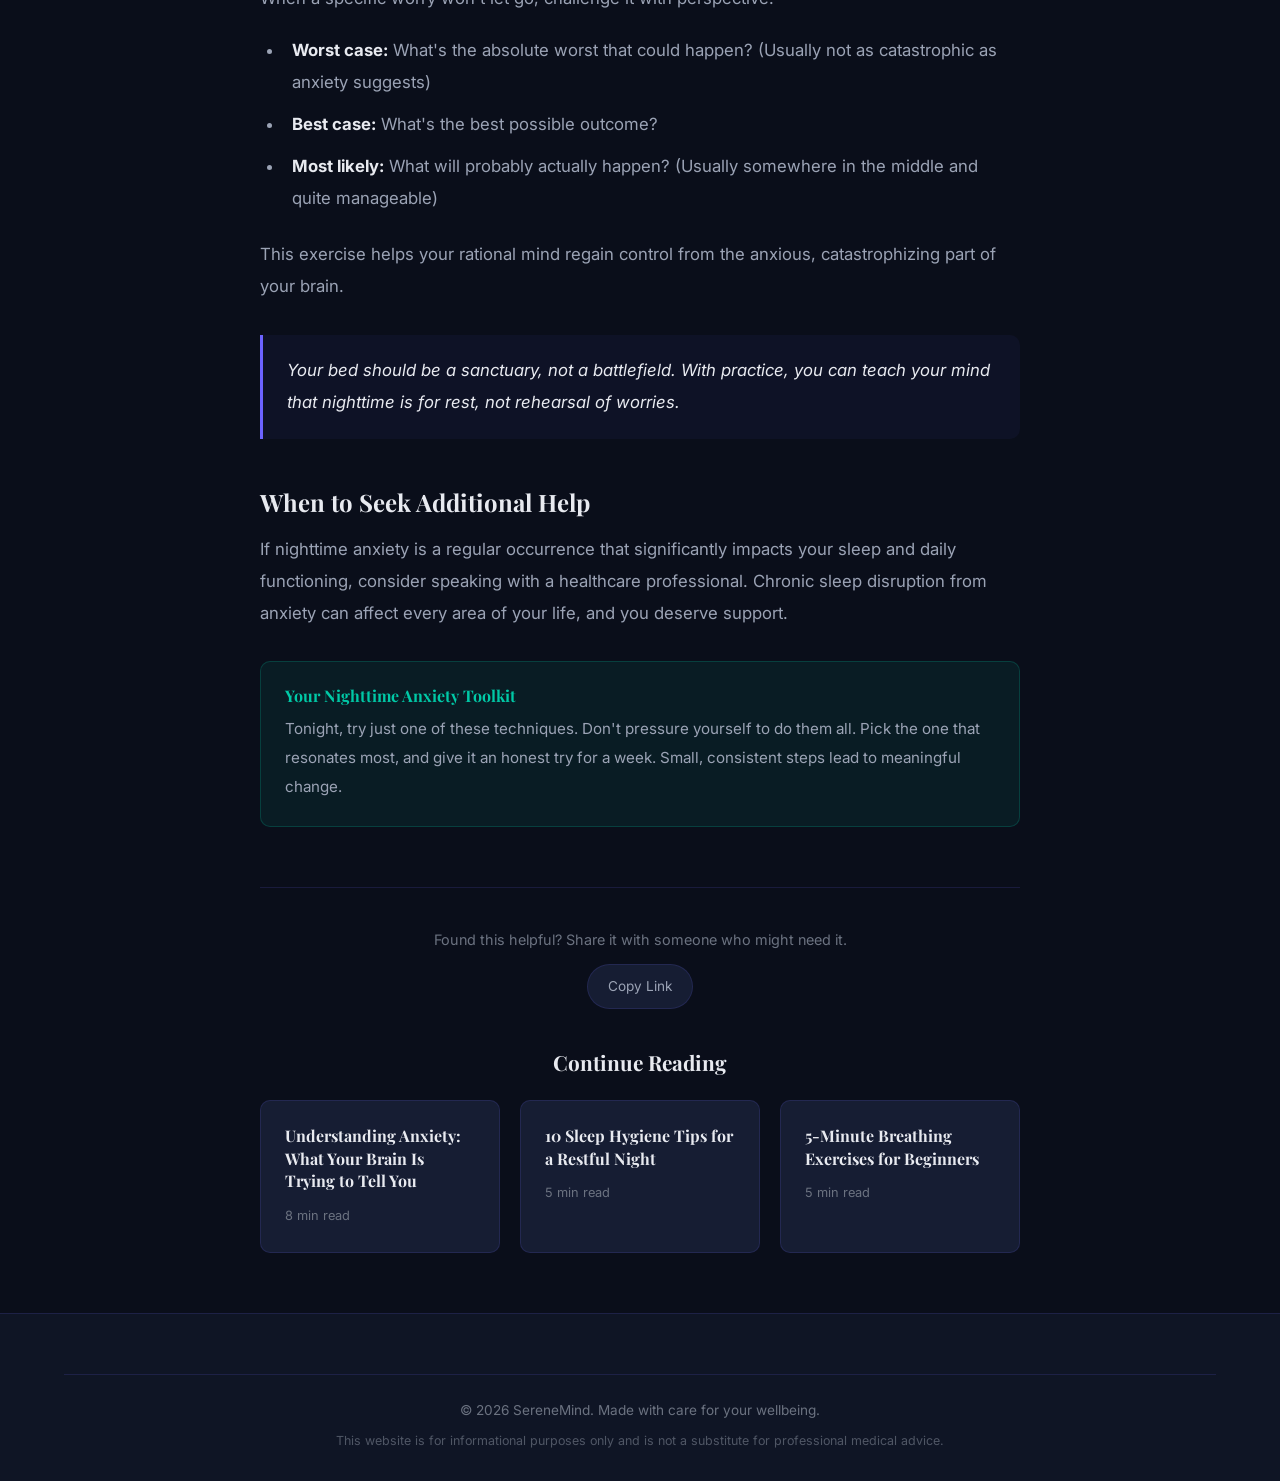
<file: articles/calm-anxiety-at-night.html>
<!DOCTYPE html>
<html lang="en">
<head>
    <meta charset="UTF-8">
    <meta name="viewport" content="width=device-width, initial-scale=1.0">
    <title>How to Calm Anxiety at Night: 7 Techniques That Actually Work - SereneMind</title>
    <meta name="description" content="Racing thoughts keeping you awake? Discover 7 proven nighttime techniques to quiet your mind and ease into restful sleep.">
    <link rel="preconnect" href="https://fonts.googleapis.com">
    <link href="https://fonts.googleapis.com/css2?family=Playfair+Display:wght@400;600;700&family=Inter:wght@300;400;500;600&display=swap" rel="stylesheet">
    <link rel="stylesheet" href="../style.css">
    <link rel="stylesheet" href="../blog.css">
</head>
<body>

    <nav class="navbar scrolled">
        <div class="container nav-container">
            <a href="../index.html" class="logo"><span class="logo-icon">&#9775;</span> SereneMind</a>
            <button class="nav-toggle" id="navToggle" aria-label="Toggle menu">
                <span></span><span></span><span></span>
            </button>
            <ul class="nav-links" id="navLinks">
                <li><a href="../index.html">Home</a></li>
                <li><a href="../blog.html">Blog</a></li>
                <li><a href="../index.html#breathing">Breathing</a></li>
                <li><a href="../index.html#resources">Resources</a></li>
                <li><a href="../index.html#contact">Contact</a></li>
            </ul>
        </div>
    </nav>

    <article class="article-page">
        <div class="article-container">

            <header class="article-header">
                <span class="blog-tag">Anxiety</span>
                <h1>How to Calm Anxiety at Night: 7 Techniques That Actually Work</h1>
                <div class="blog-meta">
                    <span class="blog-date">May 23, 2026</span>
                    <span class="blog-read">6 min read</span>
                </div>
            </header>

            <div class="article-body">
                <p>The house is quiet. The lights are off. And suddenly, your mind decides it's the perfect time to review every mistake you've ever made, every problem that needs solving, and every worst-case scenario imaginable. Sound familiar?</p>

                <p><strong>Nighttime anxiety is incredibly common.</strong> When the distractions of the day fade away, your mind fills the silence with worry. But you don't have to lie there suffering. These seven techniques can help you reclaim your nights.</p>

                <h2>Why Anxiety Gets Worse at Night</h2>

                <p>During the day, your brain is occupied with tasks, conversations, and activities. At night, without these distractions, your mind has space to wander, and it often wanders toward worry. Additionally, fatigue lowers your emotional resilience, making anxious thoughts feel bigger and more overwhelming than they would during the day.</p>

                <h2>1. The Brain Dump Journal</h2>

                <p>Keep a notebook by your bed. Before you try to sleep, spend 5-10 minutes writing down everything on your mind: worries, to-do lists, random thoughts, all of it. Think of it as transferring your worries from your brain to the paper.</p>

                <div class="tip-box">
                    <h4>Try This Tonight</h4>
                    <p>Write at the top of the page: "Things I can deal with tomorrow." Then list everything that's weighing on you. Give yourself permission to let them go until morning.</p>
                </div>

                <h2>2. The 4-7-8 Breathing Technique</h2>

                <p>This technique, developed by Dr. Andrew Weil, acts as a natural tranquilizer for your nervous system:</p>

                <ul>
                    <li><strong>Breathe in</strong> through your nose for <strong>4 seconds</strong></li>
                    <li><strong>Hold</strong> your breath for <strong>7 seconds</strong></li>
                    <li><strong>Exhale slowly</strong> through your mouth for <strong>8 seconds</strong></li>
                    <li>Repeat 4 times</li>
                </ul>

                <p>The extended exhale activates your parasympathetic nervous system, signaling your body that it's safe to relax. Try our <a href="../index.html#breathing" style="color: var(--accent);">interactive breathing tool</a> to practice this technique.</p>

                <h2>3. Progressive Muscle Relaxation</h2>

                <p>Anxiety stores itself in your muscles. This technique systematically releases that tension:</p>

                <ul>
                    <li>Starting with your toes, <strong>tense each muscle group</strong> for 5 seconds</li>
                    <li>Then <strong>release completely</strong> for 10 seconds</li>
                    <li>Work your way up: feet, calves, thighs, stomach, chest, hands, arms, shoulders, face</li>
                    <li>Notice the contrast between tension and relaxation</li>
                </ul>

                <p>By the time you reach your face, your entire body will feel noticeably more relaxed.</p>

                <h2>4. The "Worry Window" Strategy</h2>

                <p>Instead of fighting nighttime worries, schedule a specific "worry time" earlier in the evening, perhaps 15 minutes after dinner. During this window, worry as much as you want. Write down concerns and possible solutions.</p>

                <p>Then, when worries arise at bedtime, remind yourself: "I've already addressed this during my worry window. I can revisit tomorrow if needed." Over time, your brain learns that bedtime is not for worrying.</p>

                <h2>5. Create a Sensory Cocoon</h2>

                <p>Design your bedroom environment to signal safety to your nervous system:</p>

                <ul>
                    <li><strong>Temperature:</strong> Keep your room cool (65-68 degrees F is ideal)</li>
                    <li><strong>Darkness:</strong> Use blackout curtains or an eye mask</li>
                    <li><strong>Sound:</strong> Try white noise, rain sounds, or gentle ambient music</li>
                    <li><strong>Scent:</strong> Lavender has been shown to reduce anxiety. A few drops on your pillow can help</li>
                    <li><strong>Touch:</strong> A weighted blanket can provide a sense of security</li>
                </ul>

                <h2>6. The "Cognitive Shuffle"</h2>

                <p>This clever technique was developed by cognitive scientist Luc Beaudoin. It works by giving your mind something to do that's engaging enough to prevent worry, but boring enough to induce sleep:</p>

                <ul>
                    <li>Pick a random letter (like "B")</li>
                    <li>Think of words starting with that letter, visualizing each one: beach, banana, butterfly, book, bridge...</li>
                    <li>Don't rush. Spend a few seconds picturing each item</li>
                    <li>If you run out, pick another letter</li>
                </ul>

                <p>This exercise mimics the random, associative thinking that happens as you drift off to sleep, essentially tricking your brain into sleep mode.</p>

                <h2>7. The "Worst Case, Best Case, Most Likely" Exercise</h2>

                <p>When a specific worry won't let go, challenge it with perspective:</p>

                <ul>
                    <li><strong>Worst case:</strong> What's the absolute worst that could happen? (Usually not as catastrophic as anxiety suggests)</li>
                    <li><strong>Best case:</strong> What's the best possible outcome?</li>
                    <li><strong>Most likely:</strong> What will probably actually happen? (Usually somewhere in the middle and quite manageable)</li>
                </ul>

                <p>This exercise helps your rational mind regain control from the anxious, catastrophizing part of your brain.</p>

                <blockquote>Your bed should be a sanctuary, not a battlefield. With practice, you can teach your mind that nighttime is for rest, not rehearsal of worries.</blockquote>

                <h2>When to Seek Additional Help</h2>

                <p>If nighttime anxiety is a regular occurrence that significantly impacts your sleep and daily functioning, consider speaking with a healthcare professional. Chronic sleep disruption from anxiety can affect every area of your life, and you deserve support.</p>

                <div class="tip-box">
                    <h4>Your Nighttime Anxiety Toolkit</h4>
                    <p>Tonight, try just one of these techniques. Don't pressure yourself to do them all. Pick the one that resonates most, and give it an honest try for a week. Small, consistent steps lead to meaningful change.</p>
                </div>
            </div>

            <div class="article-footer">
                <div class="article-share">
                    <p>Found this helpful? Share it with someone who might need it.</p>
                    <div class="share-buttons">
                        <a class="share-btn" href="#" onclick="navigator.clipboard.writeText(window.location.href); this.textContent='Copied!'; return false;">Copy Link</a>
                    </div>
                </div>
                <div class="related-articles">
                    <h3>Continue Reading</h3>
                    <div class="related-grid">
                        <a href="understanding-anxiety.html" class="related-card">
                            <h4>Understanding Anxiety: What Your Brain Is Trying to Tell You</h4>
                            <span>8 min read</span>
                        </a>
                        <a href="sleep-hygiene-tips.html" class="related-card">
                            <h4>10 Sleep Hygiene Tips for a Restful Night</h4>
                            <span>5 min read</span>
                        </a>
                        <a href="breathing-exercises-beginners.html" class="related-card">
                            <h4>5-Minute Breathing Exercises for Beginners</h4>
                            <span>5 min read</span>
                        </a>
                    </div>
                </div>
            </div>

        </div>
    </article>

    <footer class="footer">
        <div class="container">
            <div class="footer-bottom">
                <p>&copy; 2026 SereneMind. Made with care for your wellbeing.</p>
                <p class="disclaimer">This website is for informational purposes only and is not a substitute for professional medical advice.</p>
            </div>
        </div>
    </footer>

    <script>
        document.getElementById('navToggle').addEventListener('click', () => {
            document.getElementById('navLinks').classList.toggle('open');
        });
    </script>
</body>
</html>
</file>
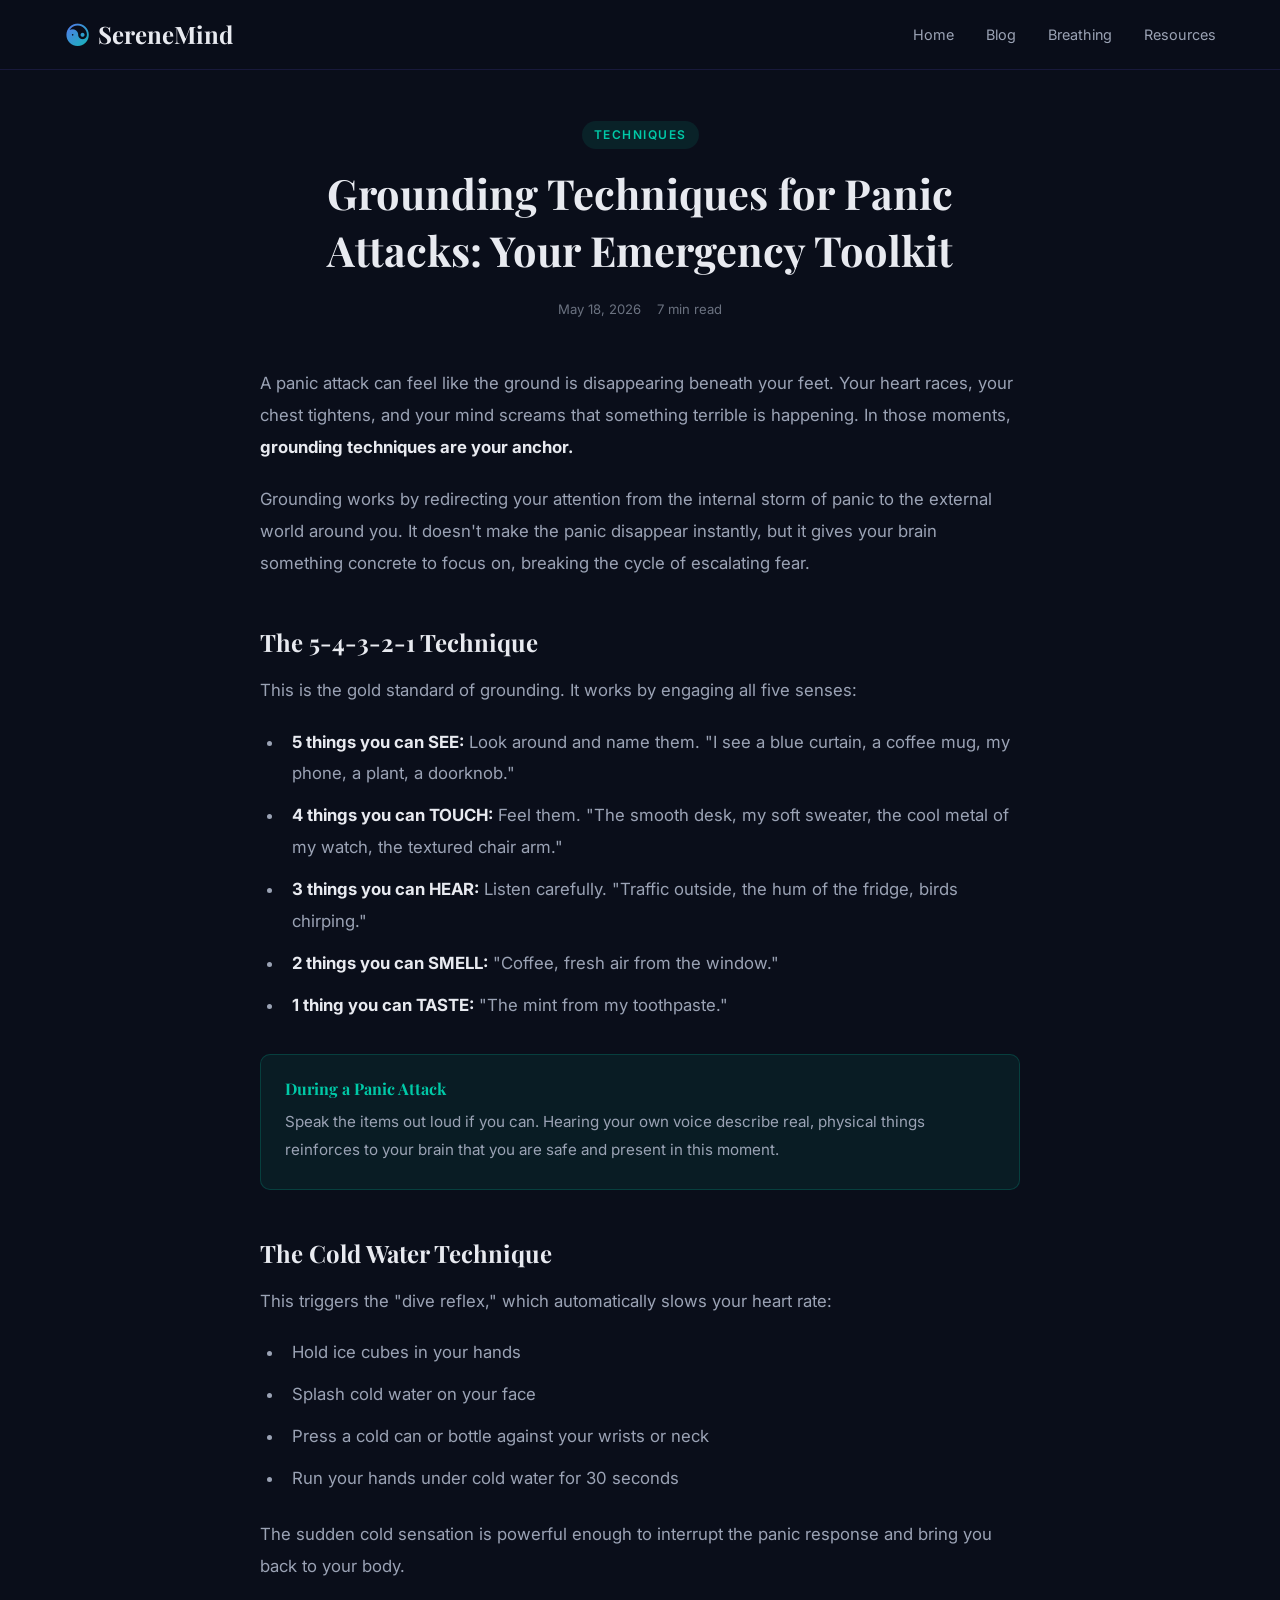
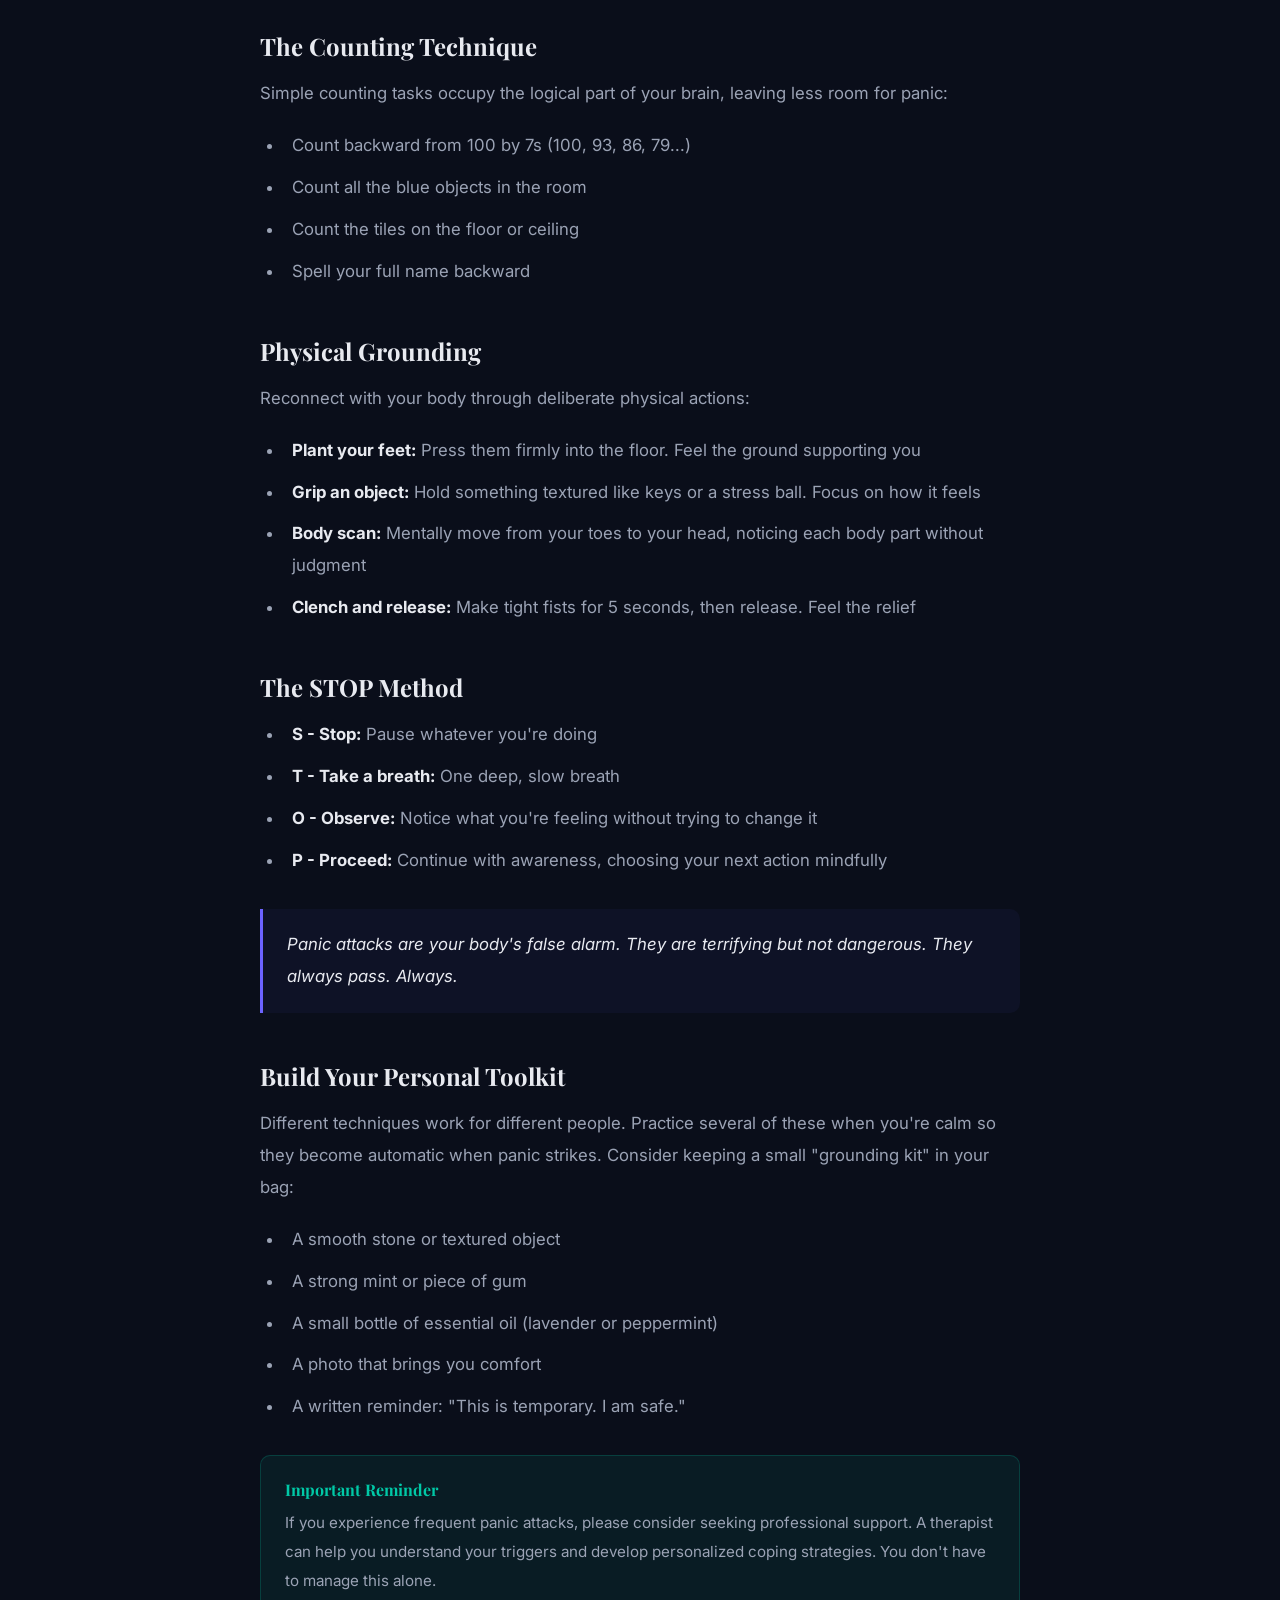
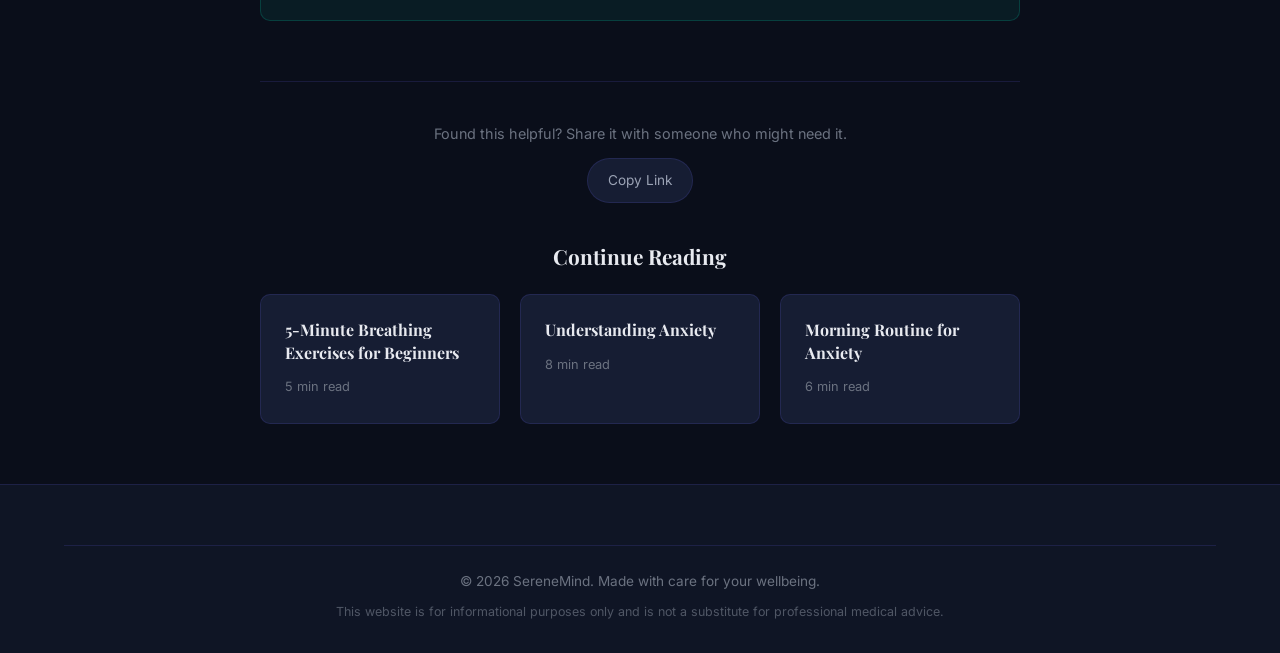
<file: articles/grounding-techniques-panic.html>
<!DOCTYPE html>
<html lang="en">
<head>
    <meta charset="UTF-8">
    <meta name="viewport" content="width=device-width, initial-scale=1.0">
    <title>Grounding Techniques for Panic Attacks: Your Emergency Toolkit - SereneMind</title>
    <meta name="description" content="When panic strikes, these grounding techniques can bring you back to the present moment and help you regain control quickly.">
    <link rel="preconnect" href="https://fonts.googleapis.com">
    <link href="https://fonts.googleapis.com/css2?family=Playfair+Display:wght@400;600;700&family=Inter:wght@300;400;500;600&display=swap" rel="stylesheet">
    <link rel="stylesheet" href="../style.css">
    <link rel="stylesheet" href="../blog.css">
</head>
<body>
    <nav class="navbar scrolled">
        <div class="container nav-container">
            <a href="../index.html" class="logo"><span class="logo-icon">&#9775;</span> SereneMind</a>
            <button class="nav-toggle" id="navToggle" aria-label="Toggle menu"><span></span><span></span><span></span></button>
            <ul class="nav-links" id="navLinks">
                <li><a href="../index.html">Home</a></li>
                <li><a href="../blog.html">Blog</a></li>
                <li><a href="../index.html#breathing">Breathing</a></li>
                <li><a href="../index.html#resources">Resources</a></li>
            </ul>
        </div>
    </nav>

    <article class="article-page">
        <div class="article-container">
            <header class="article-header">
                <span class="blog-tag">Techniques</span>
                <h1>Grounding Techniques for Panic Attacks: Your Emergency Toolkit</h1>
                <div class="blog-meta">
                    <span class="blog-date">May 18, 2026</span>
                    <span class="blog-read">7 min read</span>
                </div>
            </header>

            <div class="article-body">
                <p>A panic attack can feel like the ground is disappearing beneath your feet. Your heart races, your chest tightens, and your mind screams that something terrible is happening. In those moments, <strong>grounding techniques are your anchor.</strong></p>

                <p>Grounding works by redirecting your attention from the internal storm of panic to the external world around you. It doesn't make the panic disappear instantly, but it gives your brain something concrete to focus on, breaking the cycle of escalating fear.</p>

                <h2>The 5-4-3-2-1 Technique</h2>
                <p>This is the gold standard of grounding. It works by engaging all five senses:</p>
                <ul>
                    <li><strong>5 things you can SEE:</strong> Look around and name them. "I see a blue curtain, a coffee mug, my phone, a plant, a doorknob."</li>
                    <li><strong>4 things you can TOUCH:</strong> Feel them. "The smooth desk, my soft sweater, the cool metal of my watch, the textured chair arm."</li>
                    <li><strong>3 things you can HEAR:</strong> Listen carefully. "Traffic outside, the hum of the fridge, birds chirping."</li>
                    <li><strong>2 things you can SMELL:</strong> "Coffee, fresh air from the window."</li>
                    <li><strong>1 thing you can TASTE:</strong> "The mint from my toothpaste."</li>
                </ul>

                <div class="tip-box">
                    <h4>During a Panic Attack</h4>
                    <p>Speak the items out loud if you can. Hearing your own voice describe real, physical things reinforces to your brain that you are safe and present in this moment.</p>
                </div>

                <h2>The Cold Water Technique</h2>
                <p>This triggers the "dive reflex," which automatically slows your heart rate:</p>
                <ul>
                    <li>Hold ice cubes in your hands</li>
                    <li>Splash cold water on your face</li>
                    <li>Press a cold can or bottle against your wrists or neck</li>
                    <li>Run your hands under cold water for 30 seconds</li>
                </ul>
                <p>The sudden cold sensation is powerful enough to interrupt the panic response and bring you back to your body.</p>

                <h2>The Counting Technique</h2>
                <p>Simple counting tasks occupy the logical part of your brain, leaving less room for panic:</p>
                <ul>
                    <li>Count backward from 100 by 7s (100, 93, 86, 79...)</li>
                    <li>Count all the blue objects in the room</li>
                    <li>Count the tiles on the floor or ceiling</li>
                    <li>Spell your full name backward</li>
                </ul>

                <h2>Physical Grounding</h2>
                <p>Reconnect with your body through deliberate physical actions:</p>
                <ul>
                    <li><strong>Plant your feet:</strong> Press them firmly into the floor. Feel the ground supporting you</li>
                    <li><strong>Grip an object:</strong> Hold something textured like keys or a stress ball. Focus on how it feels</li>
                    <li><strong>Body scan:</strong> Mentally move from your toes to your head, noticing each body part without judgment</li>
                    <li><strong>Clench and release:</strong> Make tight fists for 5 seconds, then release. Feel the relief</li>
                </ul>

                <h2>The STOP Method</h2>
                <ul>
                    <li><strong>S - Stop:</strong> Pause whatever you're doing</li>
                    <li><strong>T - Take a breath:</strong> One deep, slow breath</li>
                    <li><strong>O - Observe:</strong> Notice what you're feeling without trying to change it</li>
                    <li><strong>P - Proceed:</strong> Continue with awareness, choosing your next action mindfully</li>
                </ul>

                <blockquote>Panic attacks are your body's false alarm. They are terrifying but not dangerous. They always pass. Always.</blockquote>

                <h2>Build Your Personal Toolkit</h2>
                <p>Different techniques work for different people. Practice several of these when you're calm so they become automatic when panic strikes. Consider keeping a small "grounding kit" in your bag:</p>
                <ul>
                    <li>A smooth stone or textured object</li>
                    <li>A strong mint or piece of gum</li>
                    <li>A small bottle of essential oil (lavender or peppermint)</li>
                    <li>A photo that brings you comfort</li>
                    <li>A written reminder: "This is temporary. I am safe."</li>
                </ul>

                <div class="tip-box">
                    <h4>Important Reminder</h4>
                    <p>If you experience frequent panic attacks, please consider seeking professional support. A therapist can help you understand your triggers and develop personalized coping strategies. You don't have to manage this alone.</p>
                </div>
            </div>

            <div class="article-footer">
                <div class="article-share">
                    <p>Found this helpful? Share it with someone who might need it.</p>
                    <div class="share-buttons">
                        <a class="share-btn" href="#" onclick="navigator.clipboard.writeText(window.location.href); this.textContent='Copied!'; return false;">Copy Link</a>
                    </div>
                </div>
                <div class="related-articles">
                    <h3>Continue Reading</h3>
                    <div class="related-grid">
                        <a href="breathing-exercises-beginners.html" class="related-card">
                            <h4>5-Minute Breathing Exercises for Beginners</h4>
                            <span>5 min read</span>
                        </a>
                        <a href="understanding-anxiety.html" class="related-card">
                            <h4>Understanding Anxiety</h4>
                            <span>8 min read</span>
                        </a>
                        <a href="morning-routine-anxiety.html" class="related-card">
                            <h4>Morning Routine for Anxiety</h4>
                            <span>6 min read</span>
                        </a>
                    </div>
                </div>
            </div>
        </div>
    </article>

    <footer class="footer">
        <div class="container"><div class="footer-bottom">
            <p>&copy; 2026 SereneMind. Made with care for your wellbeing.</p>
            <p class="disclaimer">This website is for informational purposes only and is not a substitute for professional medical advice.</p>
        </div></div>
    </footer>
    <script>document.getElementById('navToggle').addEventListener('click',()=>{document.getElementById('navLinks').classList.toggle('open')});</script>
</body>
</html>
</file>
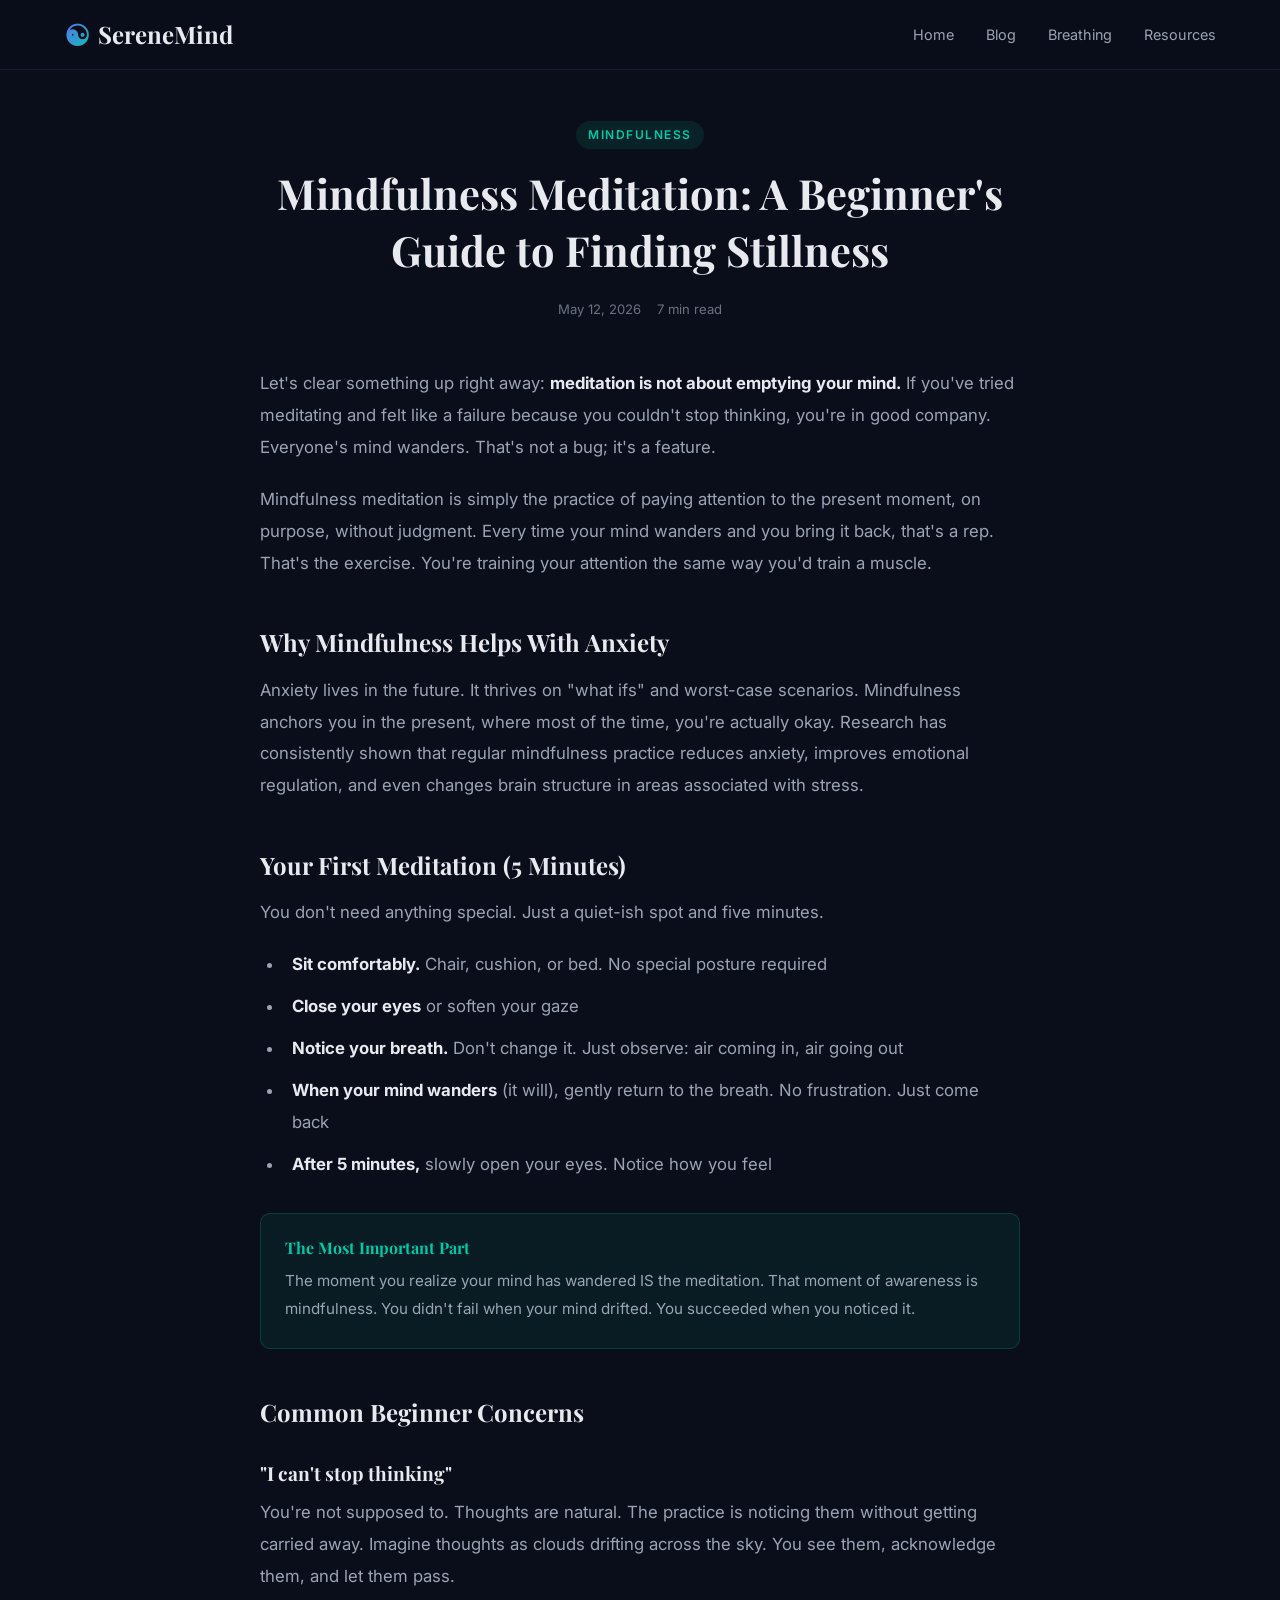
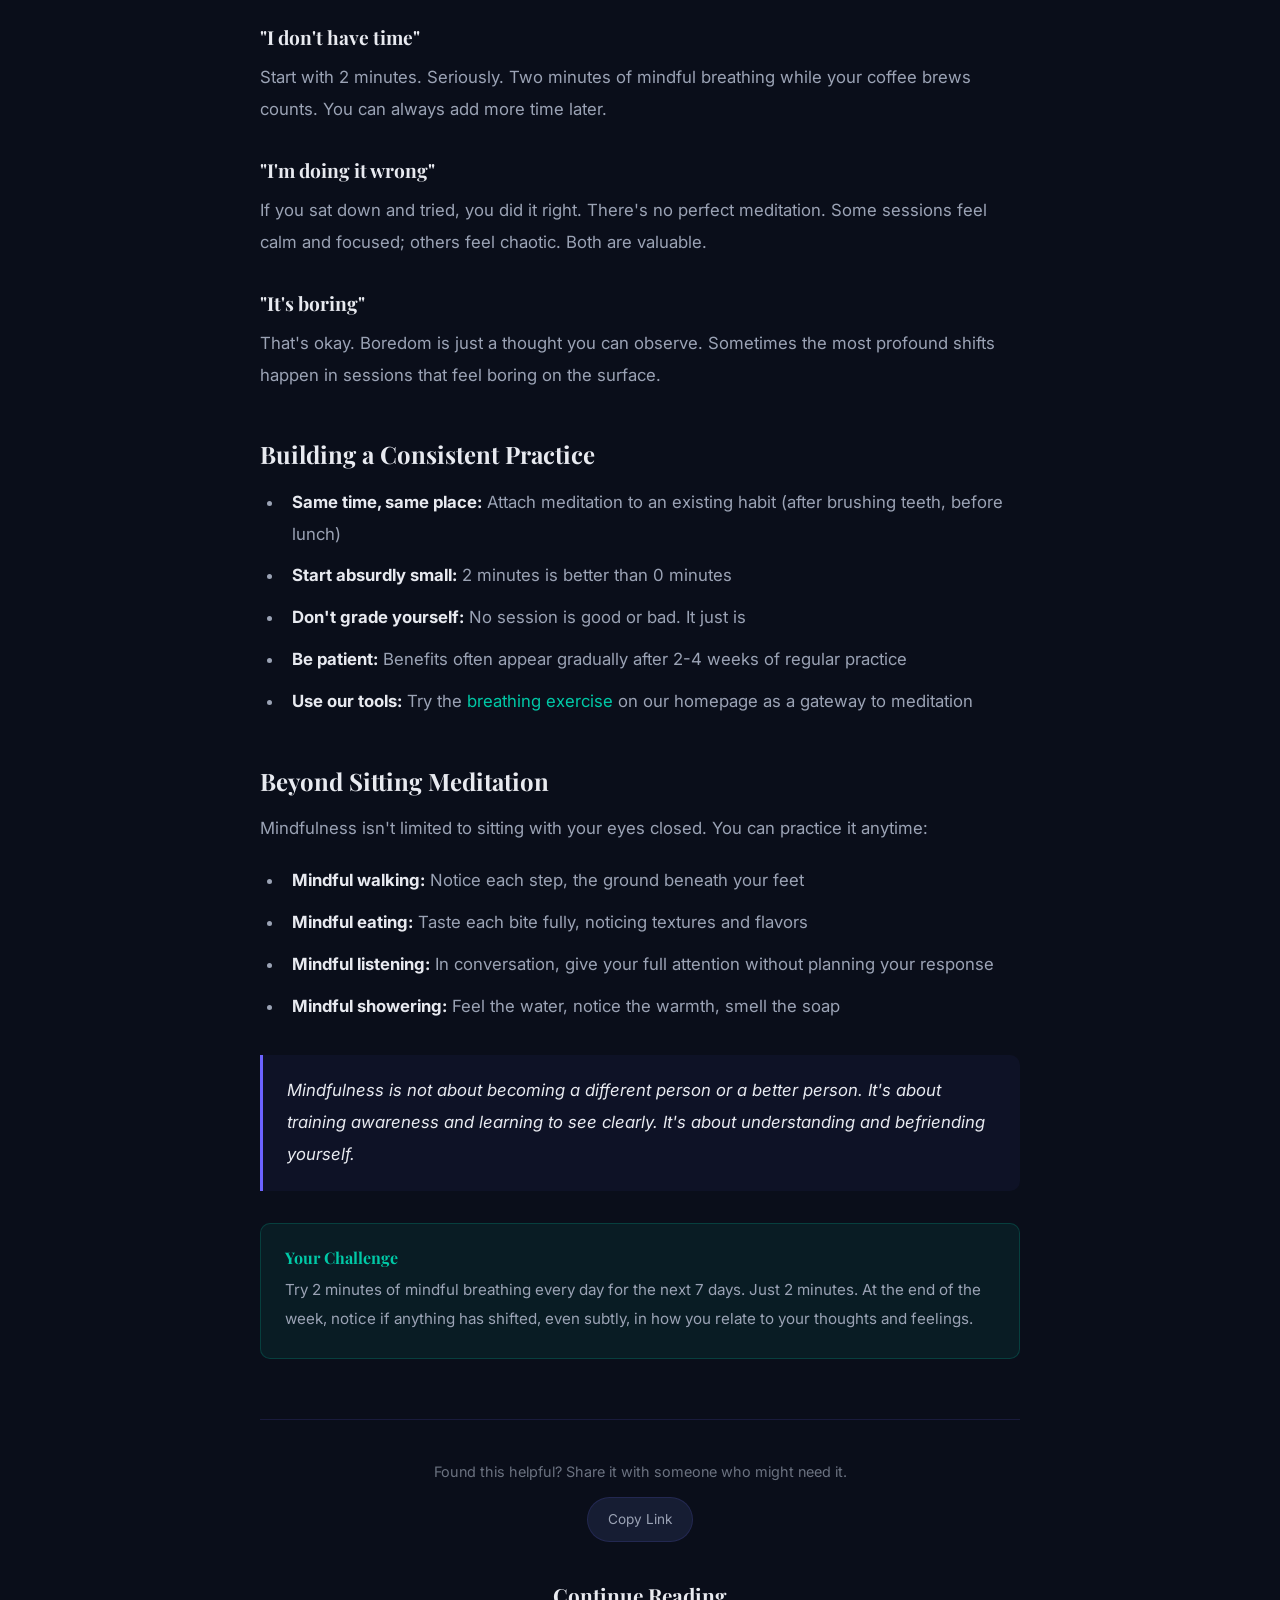
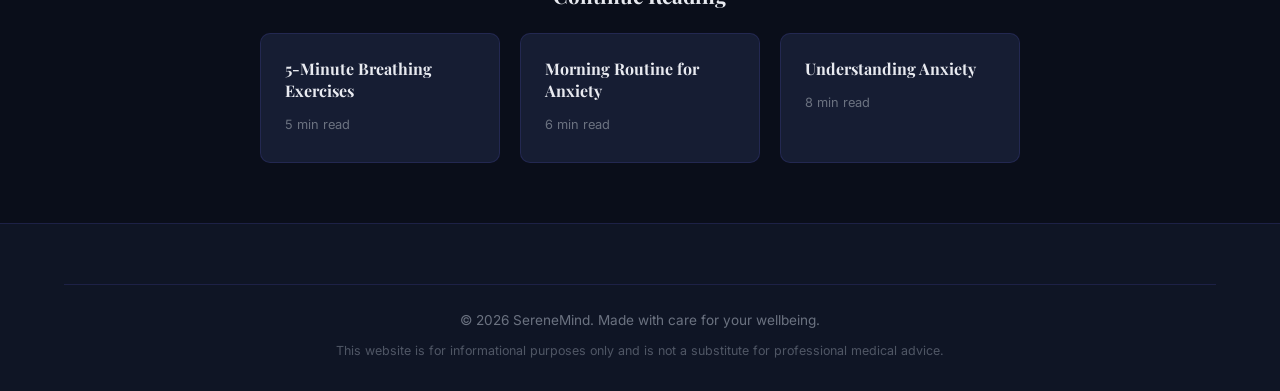
<file: articles/mindfulness-meditation-guide.html>
<!DOCTYPE html>
<html lang="en">
<head>
    <meta charset="UTF-8">
    <meta name="viewport" content="width=device-width, initial-scale=1.0">
    <title>Mindfulness Meditation: A Beginner's Guide to Finding Stillness - SereneMind</title>
    <meta name="description" content="Learn what mindfulness meditation really is and how to start a practice that sticks. No experience needed.">
    <link rel="preconnect" href="https://fonts.googleapis.com">
    <link href="https://fonts.googleapis.com/css2?family=Playfair+Display:wght@400;600;700&family=Inter:wght@300;400;500;600&display=swap" rel="stylesheet">
    <link rel="stylesheet" href="../style.css">
    <link rel="stylesheet" href="../blog.css">
</head>
<body>
    <nav class="navbar scrolled">
        <div class="container nav-container">
            <a href="../index.html" class="logo"><span class="logo-icon">&#9775;</span> SereneMind</a>
            <button class="nav-toggle" id="navToggle" aria-label="Toggle menu"><span></span><span></span><span></span></button>
            <ul class="nav-links" id="navLinks">
                <li><a href="../index.html">Home</a></li><li><a href="../blog.html">Blog</a></li><li><a href="../index.html#breathing">Breathing</a></li><li><a href="../index.html#resources">Resources</a></li>
            </ul>
        </div>
    </nav>
    <article class="article-page">
        <div class="article-container">
            <header class="article-header">
                <span class="blog-tag">Mindfulness</span>
                <h1>Mindfulness Meditation: A Beginner's Guide to Finding Stillness</h1>
                <div class="blog-meta"><span class="blog-date">May 12, 2026</span><span class="blog-read">7 min read</span></div>
            </header>
            <div class="article-body">
                <p>Let's clear something up right away: <strong>meditation is not about emptying your mind.</strong> If you've tried meditating and felt like a failure because you couldn't stop thinking, you're in good company. Everyone's mind wanders. That's not a bug; it's a feature.</p>

                <p>Mindfulness meditation is simply the practice of paying attention to the present moment, on purpose, without judgment. Every time your mind wanders and you bring it back, that's a rep. That's the exercise. You're training your attention the same way you'd train a muscle.</p>

                <h2>Why Mindfulness Helps With Anxiety</h2>
                <p>Anxiety lives in the future. It thrives on "what ifs" and worst-case scenarios. Mindfulness anchors you in the present, where most of the time, you're actually okay. Research has consistently shown that regular mindfulness practice reduces anxiety, improves emotional regulation, and even changes brain structure in areas associated with stress.</p>

                <h2>Your First Meditation (5 Minutes)</h2>
                <p>You don't need anything special. Just a quiet-ish spot and five minutes.</p>
                <ul>
                    <li><strong>Sit comfortably.</strong> Chair, cushion, or bed. No special posture required</li>
                    <li><strong>Close your eyes</strong> or soften your gaze</li>
                    <li><strong>Notice your breath.</strong> Don't change it. Just observe: air coming in, air going out</li>
                    <li><strong>When your mind wanders</strong> (it will), gently return to the breath. No frustration. Just come back</li>
                    <li><strong>After 5 minutes,</strong> slowly open your eyes. Notice how you feel</li>
                </ul>

                <div class="tip-box">
                    <h4>The Most Important Part</h4>
                    <p>The moment you realize your mind has wandered IS the meditation. That moment of awareness is mindfulness. You didn't fail when your mind drifted. You succeeded when you noticed it.</p>
                </div>

                <h2>Common Beginner Concerns</h2>

                <h3>"I can't stop thinking"</h3>
                <p>You're not supposed to. Thoughts are natural. The practice is noticing them without getting carried away. Imagine thoughts as clouds drifting across the sky. You see them, acknowledge them, and let them pass.</p>

                <h3>"I don't have time"</h3>
                <p>Start with 2 minutes. Seriously. Two minutes of mindful breathing while your coffee brews counts. You can always add more time later.</p>

                <h3>"I'm doing it wrong"</h3>
                <p>If you sat down and tried, you did it right. There's no perfect meditation. Some sessions feel calm and focused; others feel chaotic. Both are valuable.</p>

                <h3>"It's boring"</h3>
                <p>That's okay. Boredom is just a thought you can observe. Sometimes the most profound shifts happen in sessions that feel boring on the surface.</p>

                <h2>Building a Consistent Practice</h2>
                <ul>
                    <li><strong>Same time, same place:</strong> Attach meditation to an existing habit (after brushing teeth, before lunch)</li>
                    <li><strong>Start absurdly small:</strong> 2 minutes is better than 0 minutes</li>
                    <li><strong>Don't grade yourself:</strong> No session is good or bad. It just is</li>
                    <li><strong>Be patient:</strong> Benefits often appear gradually after 2-4 weeks of regular practice</li>
                    <li><strong>Use our tools:</strong> Try the <a href="../index.html#breathing" style="color: var(--accent);">breathing exercise</a> on our homepage as a gateway to meditation</li>
                </ul>

                <h2>Beyond Sitting Meditation</h2>
                <p>Mindfulness isn't limited to sitting with your eyes closed. You can practice it anytime:</p>
                <ul>
                    <li><strong>Mindful walking:</strong> Notice each step, the ground beneath your feet</li>
                    <li><strong>Mindful eating:</strong> Taste each bite fully, noticing textures and flavors</li>
                    <li><strong>Mindful listening:</strong> In conversation, give your full attention without planning your response</li>
                    <li><strong>Mindful showering:</strong> Feel the water, notice the warmth, smell the soap</li>
                </ul>

                <blockquote>Mindfulness is not about becoming a different person or a better person. It's about training awareness and learning to see clearly. It's about understanding and befriending yourself.</blockquote>

                <div class="tip-box">
                    <h4>Your Challenge</h4>
                    <p>Try 2 minutes of mindful breathing every day for the next 7 days. Just 2 minutes. At the end of the week, notice if anything has shifted, even subtly, in how you relate to your thoughts and feelings.</p>
                </div>
            </div>

            <div class="article-footer">
                <div class="article-share">
                    <p>Found this helpful? Share it with someone who might need it.</p>
                    <div class="share-buttons"><a class="share-btn" href="#" onclick="navigator.clipboard.writeText(window.location.href); this.textContent='Copied!'; return false;">Copy Link</a></div>
                </div>
                <div class="related-articles">
                    <h3>Continue Reading</h3>
                    <div class="related-grid">
                        <a href="breathing-exercises-beginners.html" class="related-card"><h4>5-Minute Breathing Exercises</h4><span>5 min read</span></a>
                        <a href="morning-routine-anxiety.html" class="related-card"><h4>Morning Routine for Anxiety</h4><span>6 min read</span></a>
                        <a href="understanding-anxiety.html" class="related-card"><h4>Understanding Anxiety</h4><span>8 min read</span></a>
                    </div>
                </div>
            </div>
        </div>
    </article>
    <footer class="footer"><div class="container"><div class="footer-bottom"><p>&copy; 2026 SereneMind. Made with care for your wellbeing.</p><p class="disclaimer">This website is for informational purposes only and is not a substitute for professional medical advice.</p></div></div></footer>
    <script>document.getElementById('navToggle').addEventListener('click',()=>{document.getElementById('navLinks').classList.toggle('open')});</script>
</body>
</html>
</file>
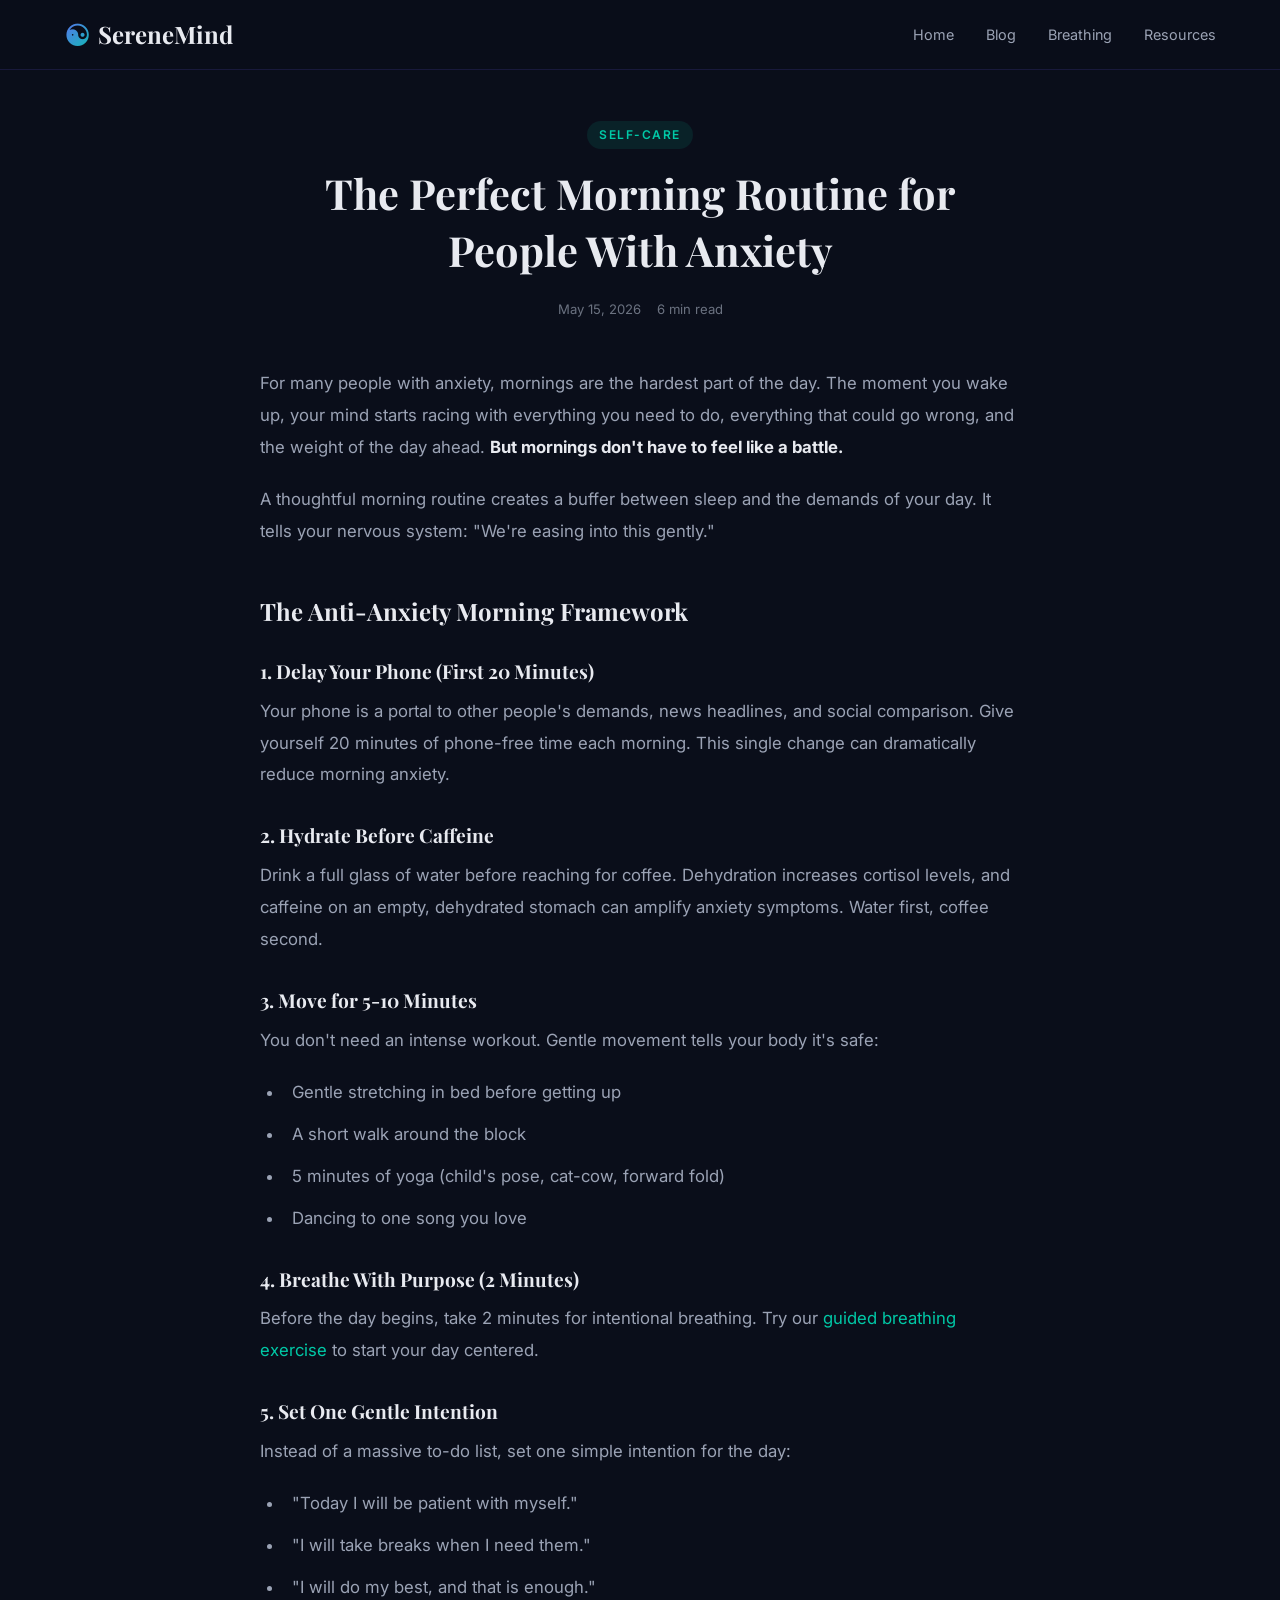
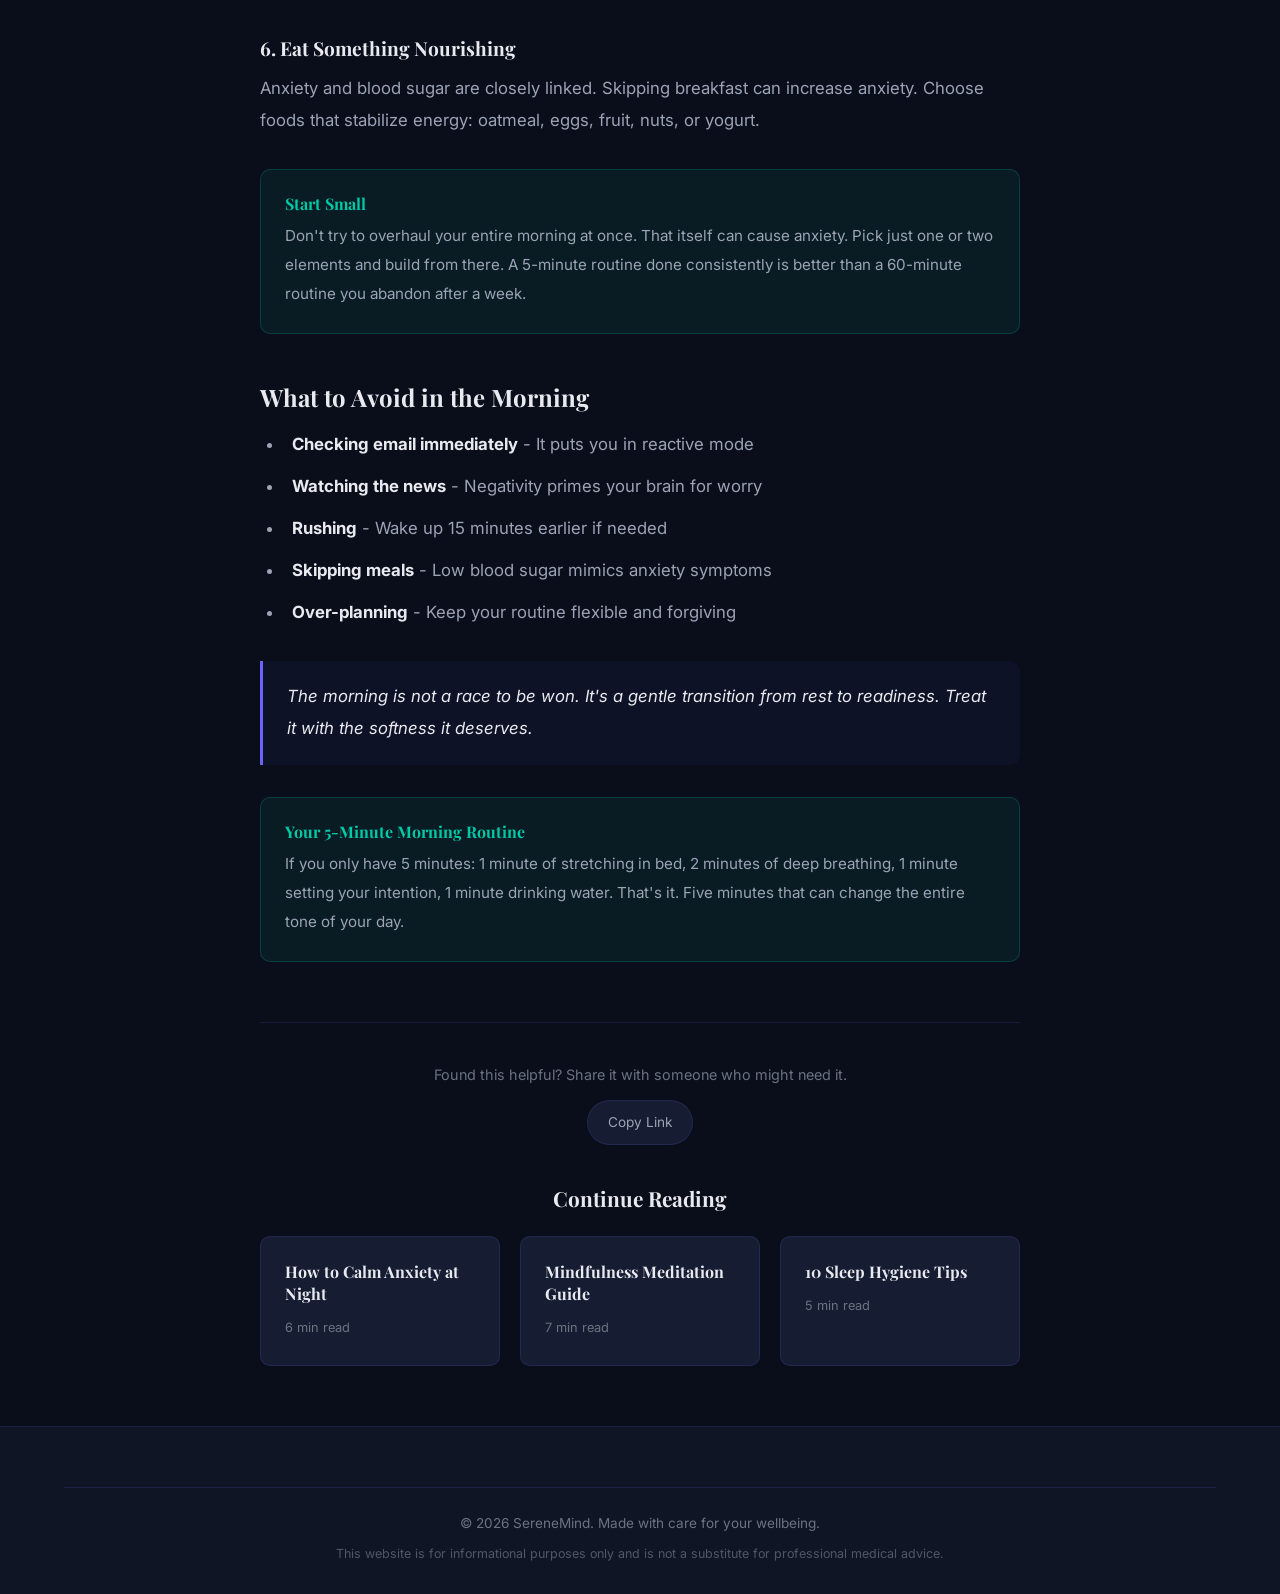
<file: articles/morning-routine-anxiety.html>
<!DOCTYPE html>
<html lang="en">
<head>
    <meta charset="UTF-8">
    <meta name="viewport" content="width=device-width, initial-scale=1.0">
    <title>The Perfect Morning Routine for People With Anxiety - SereneMind</title>
    <meta name="description" content="Build a gentle morning routine that calms instead of overwhelms. Start your day with peace, not panic.">
    <link rel="preconnect" href="https://fonts.googleapis.com">
    <link href="https://fonts.googleapis.com/css2?family=Playfair+Display:wght@400;600;700&family=Inter:wght@300;400;500;600&display=swap" rel="stylesheet">
    <link rel="stylesheet" href="../style.css">
    <link rel="stylesheet" href="../blog.css">
</head>
<body>
    <nav class="navbar scrolled">
        <div class="container nav-container">
            <a href="../index.html" class="logo"><span class="logo-icon">&#9775;</span> SereneMind</a>
            <button class="nav-toggle" id="navToggle" aria-label="Toggle menu"><span></span><span></span><span></span></button>
            <ul class="nav-links" id="navLinks">
                <li><a href="../index.html">Home</a></li><li><a href="../blog.html">Blog</a></li><li><a href="../index.html#breathing">Breathing</a></li><li><a href="../index.html#resources">Resources</a></li>
            </ul>
        </div>
    </nav>
    <article class="article-page">
        <div class="article-container">
            <header class="article-header">
                <span class="blog-tag">Self-Care</span>
                <h1>The Perfect Morning Routine for People With Anxiety</h1>
                <div class="blog-meta"><span class="blog-date">May 15, 2026</span><span class="blog-read">6 min read</span></div>
            </header>
            <div class="article-body">
                <p>For many people with anxiety, mornings are the hardest part of the day. The moment you wake up, your mind starts racing with everything you need to do, everything that could go wrong, and the weight of the day ahead. <strong>But mornings don't have to feel like a battle.</strong></p>

                <p>A thoughtful morning routine creates a buffer between sleep and the demands of your day. It tells your nervous system: "We're easing into this gently."</p>

                <h2>The Anti-Anxiety Morning Framework</h2>

                <h3>1. Delay Your Phone (First 20 Minutes)</h3>
                <p>Your phone is a portal to other people's demands, news headlines, and social comparison. Give yourself 20 minutes of phone-free time each morning. This single change can dramatically reduce morning anxiety.</p>

                <h3>2. Hydrate Before Caffeine</h3>
                <p>Drink a full glass of water before reaching for coffee. Dehydration increases cortisol levels, and caffeine on an empty, dehydrated stomach can amplify anxiety symptoms. Water first, coffee second.</p>

                <h3>3. Move for 5-10 Minutes</h3>
                <p>You don't need an intense workout. Gentle movement tells your body it's safe:</p>
                <ul>
                    <li>Gentle stretching in bed before getting up</li>
                    <li>A short walk around the block</li>
                    <li>5 minutes of yoga (child's pose, cat-cow, forward fold)</li>
                    <li>Dancing to one song you love</li>
                </ul>

                <h3>4. Breathe With Purpose (2 Minutes)</h3>
                <p>Before the day begins, take 2 minutes for intentional breathing. Try our <a href="../index.html#breathing" style="color: var(--accent);">guided breathing exercise</a> to start your day centered.</p>

                <h3>5. Set One Gentle Intention</h3>
                <p>Instead of a massive to-do list, set one simple intention for the day:</p>
                <ul>
                    <li>"Today I will be patient with myself."</li>
                    <li>"I will take breaks when I need them."</li>
                    <li>"I will do my best, and that is enough."</li>
                </ul>

                <h3>6. Eat Something Nourishing</h3>
                <p>Anxiety and blood sugar are closely linked. Skipping breakfast can increase anxiety. Choose foods that stabilize energy: oatmeal, eggs, fruit, nuts, or yogurt.</p>

                <div class="tip-box">
                    <h4>Start Small</h4>
                    <p>Don't try to overhaul your entire morning at once. That itself can cause anxiety. Pick just one or two elements and build from there. A 5-minute routine done consistently is better than a 60-minute routine you abandon after a week.</p>
                </div>

                <h2>What to Avoid in the Morning</h2>
                <ul>
                    <li><strong>Checking email immediately</strong> - It puts you in reactive mode</li>
                    <li><strong>Watching the news</strong> - Negativity primes your brain for worry</li>
                    <li><strong>Rushing</strong> - Wake up 15 minutes earlier if needed</li>
                    <li><strong>Skipping meals</strong> - Low blood sugar mimics anxiety symptoms</li>
                    <li><strong>Over-planning</strong> - Keep your routine flexible and forgiving</li>
                </ul>

                <blockquote>The morning is not a race to be won. It's a gentle transition from rest to readiness. Treat it with the softness it deserves.</blockquote>

                <div class="tip-box">
                    <h4>Your 5-Minute Morning Routine</h4>
                    <p>If you only have 5 minutes: 1 minute of stretching in bed, 2 minutes of deep breathing, 1 minute setting your intention, 1 minute drinking water. That's it. Five minutes that can change the entire tone of your day.</p>
                </div>
            </div>

            <div class="article-footer">
                <div class="article-share">
                    <p>Found this helpful? Share it with someone who might need it.</p>
                    <div class="share-buttons"><a class="share-btn" href="#" onclick="navigator.clipboard.writeText(window.location.href); this.textContent='Copied!'; return false;">Copy Link</a></div>
                </div>
                <div class="related-articles">
                    <h3>Continue Reading</h3>
                    <div class="related-grid">
                        <a href="calm-anxiety-at-night.html" class="related-card"><h4>How to Calm Anxiety at Night</h4><span>6 min read</span></a>
                        <a href="mindfulness-meditation-guide.html" class="related-card"><h4>Mindfulness Meditation Guide</h4><span>7 min read</span></a>
                        <a href="sleep-hygiene-tips.html" class="related-card"><h4>10 Sleep Hygiene Tips</h4><span>5 min read</span></a>
                    </div>
                </div>
            </div>
        </div>
    </article>
    <footer class="footer"><div class="container"><div class="footer-bottom"><p>&copy; 2026 SereneMind. Made with care for your wellbeing.</p><p class="disclaimer">This website is for informational purposes only and is not a substitute for professional medical advice.</p></div></div></footer>
    <script>document.getElementById('navToggle').addEventListener('click',()=>{document.getElementById('navLinks').classList.toggle('open')});</script>
</body>
</html>
</file>
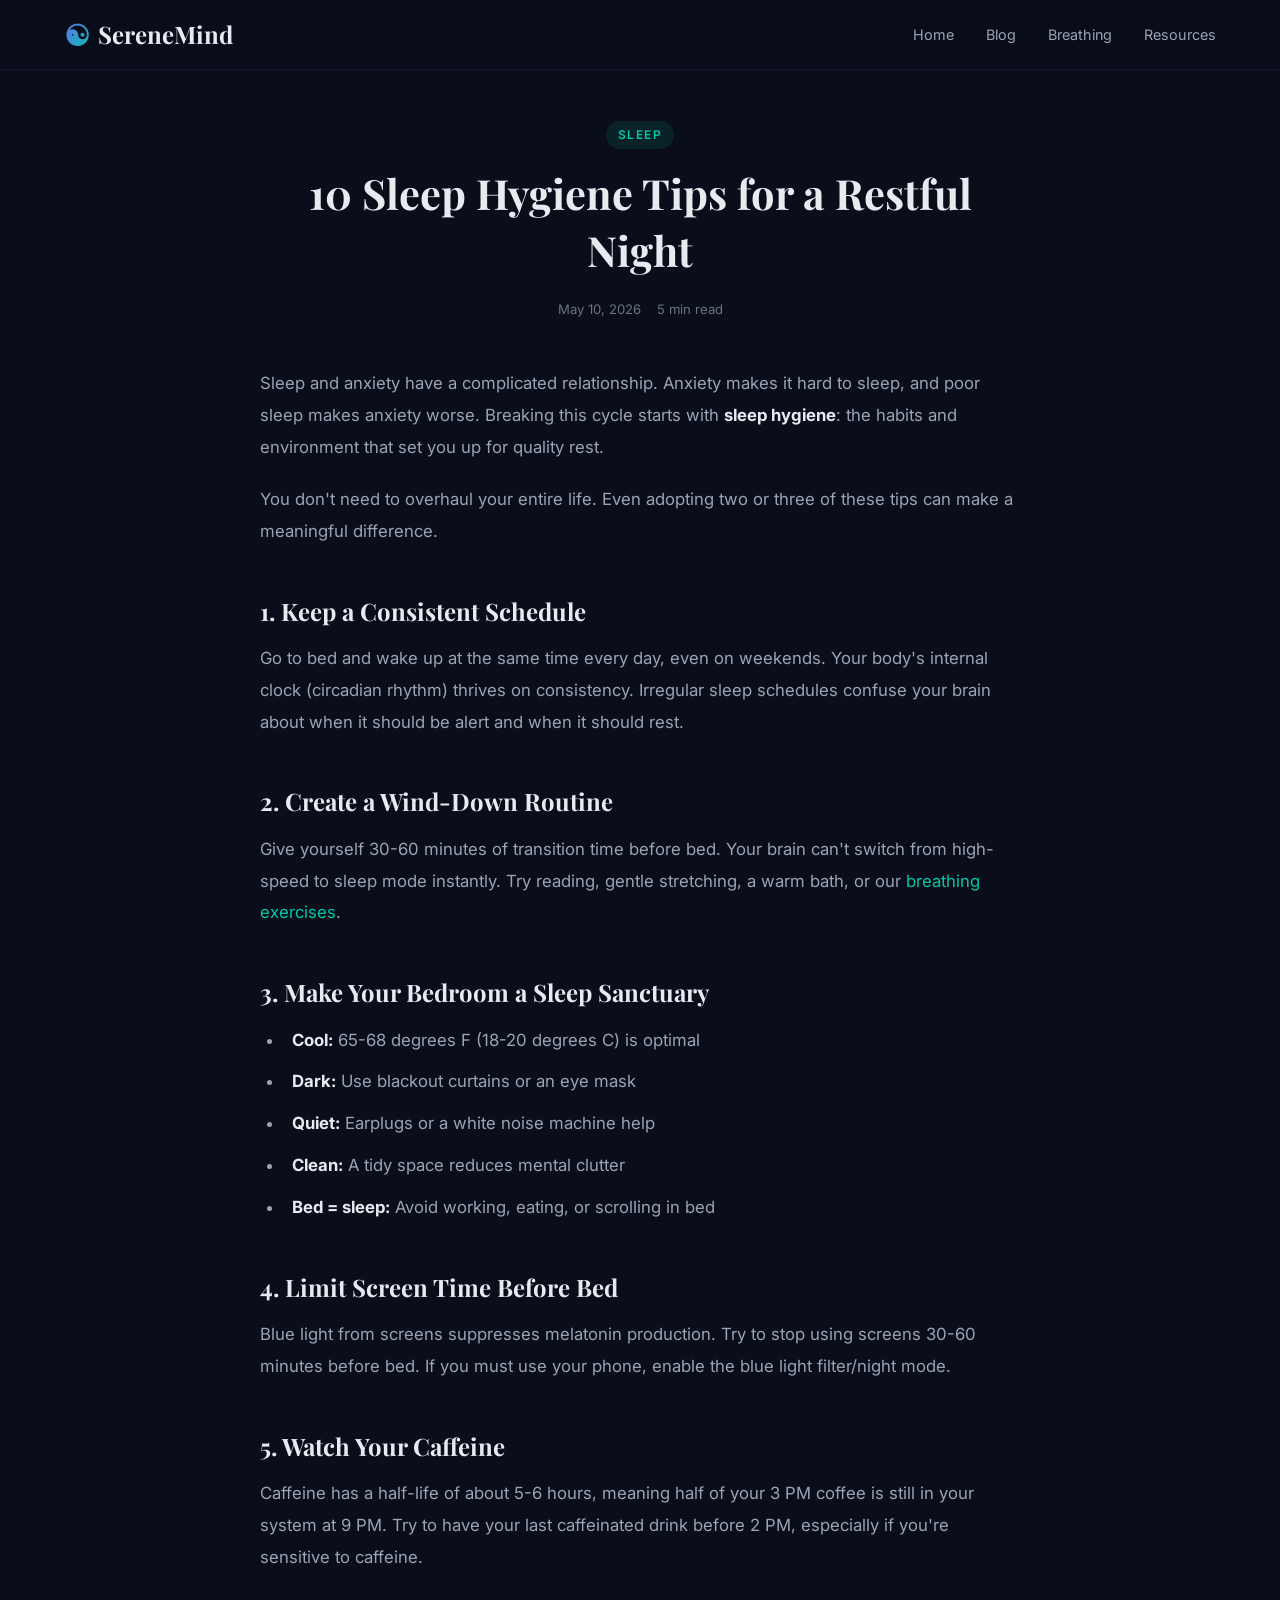
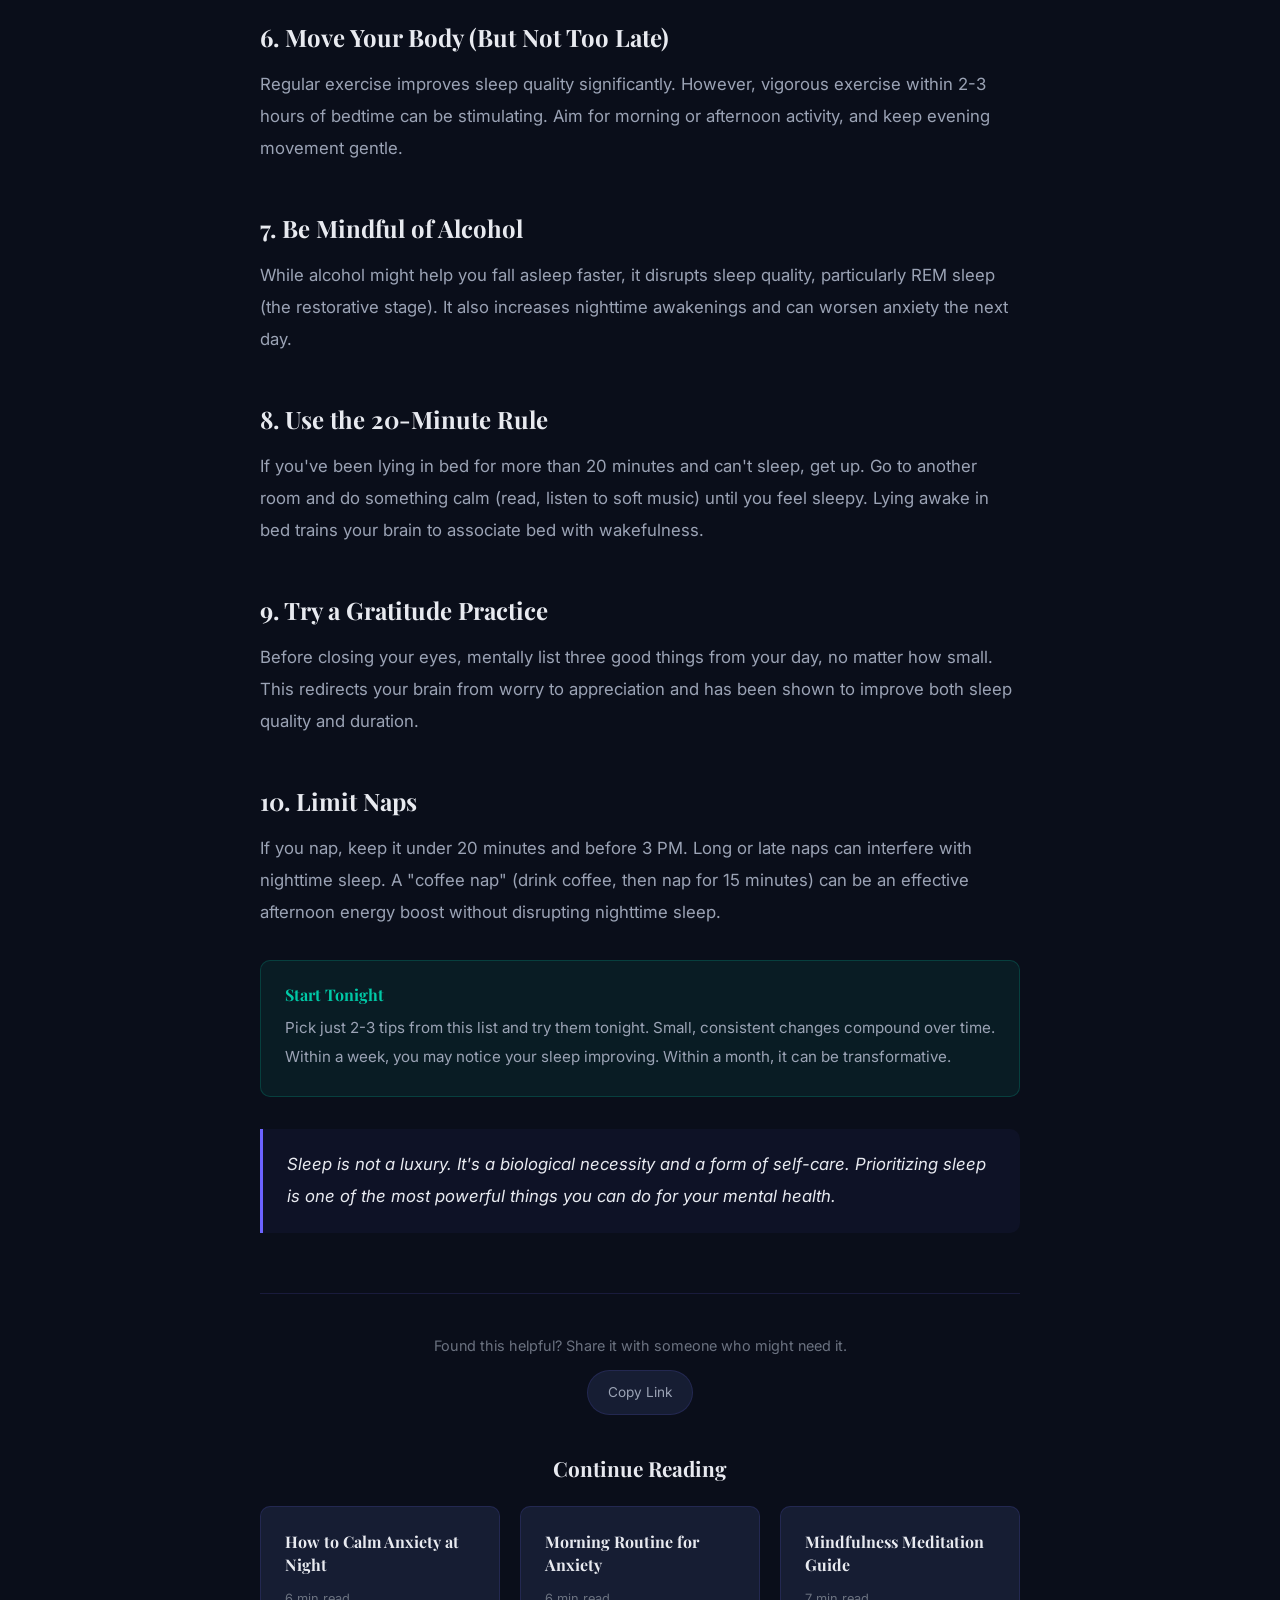
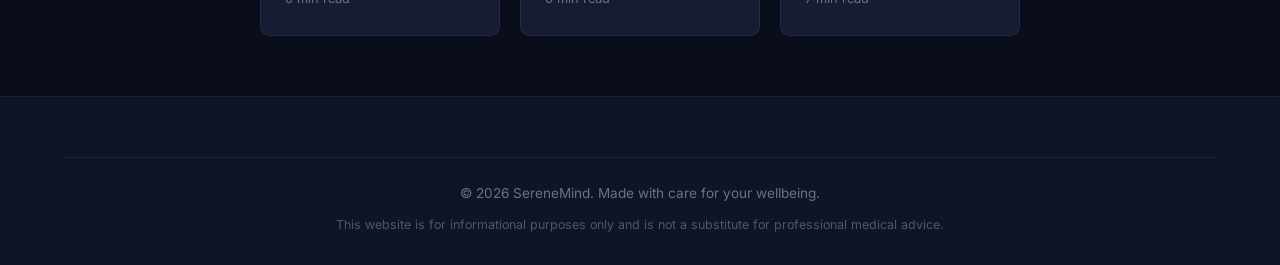
<file: articles/sleep-hygiene-tips.html>
<!DOCTYPE html>
<html lang="en">
<head>
    <meta charset="UTF-8">
    <meta name="viewport" content="width=device-width, initial-scale=1.0">
    <title>10 Sleep Hygiene Tips for a Restful Night - SereneMind</title>
    <meta name="description" content="Quality sleep is the foundation of mental health. Transform your nights with these 10 science-backed sleep hygiene habits.">
    <link rel="preconnect" href="https://fonts.googleapis.com">
    <link href="https://fonts.googleapis.com/css2?family=Playfair+Display:wght@400;600;700&family=Inter:wght@300;400;500;600&display=swap" rel="stylesheet">
    <link rel="stylesheet" href="../style.css">
    <link rel="stylesheet" href="../blog.css">
</head>
<body>
    <nav class="navbar scrolled">
        <div class="container nav-container">
            <a href="../index.html" class="logo"><span class="logo-icon">&#9775;</span> SereneMind</a>
            <button class="nav-toggle" id="navToggle" aria-label="Toggle menu"><span></span><span></span><span></span></button>
            <ul class="nav-links" id="navLinks">
                <li><a href="../index.html">Home</a></li><li><a href="../blog.html">Blog</a></li><li><a href="../index.html#breathing">Breathing</a></li><li><a href="../index.html#resources">Resources</a></li>
            </ul>
        </div>
    </nav>
    <article class="article-page">
        <div class="article-container">
            <header class="article-header">
                <span class="blog-tag">Sleep</span>
                <h1>10 Sleep Hygiene Tips for a Restful Night</h1>
                <div class="blog-meta"><span class="blog-date">May 10, 2026</span><span class="blog-read">5 min read</span></div>
            </header>
            <div class="article-body">
                <p>Sleep and anxiety have a complicated relationship. Anxiety makes it hard to sleep, and poor sleep makes anxiety worse. Breaking this cycle starts with <strong>sleep hygiene</strong>: the habits and environment that set you up for quality rest.</p>

                <p>You don't need to overhaul your entire life. Even adopting two or three of these tips can make a meaningful difference.</p>

                <h2>1. Keep a Consistent Schedule</h2>
                <p>Go to bed and wake up at the same time every day, even on weekends. Your body's internal clock (circadian rhythm) thrives on consistency. Irregular sleep schedules confuse your brain about when it should be alert and when it should rest.</p>

                <h2>2. Create a Wind-Down Routine</h2>
                <p>Give yourself 30-60 minutes of transition time before bed. Your brain can't switch from high-speed to sleep mode instantly. Try reading, gentle stretching, a warm bath, or our <a href="../index.html#breathing" style="color: var(--accent);">breathing exercises</a>.</p>

                <h2>3. Make Your Bedroom a Sleep Sanctuary</h2>
                <ul>
                    <li><strong>Cool:</strong> 65-68 degrees F (18-20 degrees C) is optimal</li>
                    <li><strong>Dark:</strong> Use blackout curtains or an eye mask</li>
                    <li><strong>Quiet:</strong> Earplugs or a white noise machine help</li>
                    <li><strong>Clean:</strong> A tidy space reduces mental clutter</li>
                    <li><strong>Bed = sleep:</strong> Avoid working, eating, or scrolling in bed</li>
                </ul>

                <h2>4. Limit Screen Time Before Bed</h2>
                <p>Blue light from screens suppresses melatonin production. Try to stop using screens 30-60 minutes before bed. If you must use your phone, enable the blue light filter/night mode.</p>

                <h2>5. Watch Your Caffeine</h2>
                <p>Caffeine has a half-life of about 5-6 hours, meaning half of your 3 PM coffee is still in your system at 9 PM. Try to have your last caffeinated drink before 2 PM, especially if you're sensitive to caffeine.</p>

                <h2>6. Move Your Body (But Not Too Late)</h2>
                <p>Regular exercise improves sleep quality significantly. However, vigorous exercise within 2-3 hours of bedtime can be stimulating. Aim for morning or afternoon activity, and keep evening movement gentle.</p>

                <h2>7. Be Mindful of Alcohol</h2>
                <p>While alcohol might help you fall asleep faster, it disrupts sleep quality, particularly REM sleep (the restorative stage). It also increases nighttime awakenings and can worsen anxiety the next day.</p>

                <h2>8. Use the 20-Minute Rule</h2>
                <p>If you've been lying in bed for more than 20 minutes and can't sleep, get up. Go to another room and do something calm (read, listen to soft music) until you feel sleepy. Lying awake in bed trains your brain to associate bed with wakefulness.</p>

                <h2>9. Try a Gratitude Practice</h2>
                <p>Before closing your eyes, mentally list three good things from your day, no matter how small. This redirects your brain from worry to appreciation and has been shown to improve both sleep quality and duration.</p>

                <h2>10. Limit Naps</h2>
                <p>If you nap, keep it under 20 minutes and before 3 PM. Long or late naps can interfere with nighttime sleep. A "coffee nap" (drink coffee, then nap for 15 minutes) can be an effective afternoon energy boost without disrupting nighttime sleep.</p>

                <div class="tip-box">
                    <h4>Start Tonight</h4>
                    <p>Pick just 2-3 tips from this list and try them tonight. Small, consistent changes compound over time. Within a week, you may notice your sleep improving. Within a month, it can be transformative.</p>
                </div>

                <blockquote>Sleep is not a luxury. It's a biological necessity and a form of self-care. Prioritizing sleep is one of the most powerful things you can do for your mental health.</blockquote>
            </div>

            <div class="article-footer">
                <div class="article-share">
                    <p>Found this helpful? Share it with someone who might need it.</p>
                    <div class="share-buttons"><a class="share-btn" href="#" onclick="navigator.clipboard.writeText(window.location.href); this.textContent='Copied!'; return false;">Copy Link</a></div>
                </div>
                <div class="related-articles">
                    <h3>Continue Reading</h3>
                    <div class="related-grid">
                        <a href="calm-anxiety-at-night.html" class="related-card"><h4>How to Calm Anxiety at Night</h4><span>6 min read</span></a>
                        <a href="morning-routine-anxiety.html" class="related-card"><h4>Morning Routine for Anxiety</h4><span>6 min read</span></a>
                        <a href="mindfulness-meditation-guide.html" class="related-card"><h4>Mindfulness Meditation Guide</h4><span>7 min read</span></a>
                    </div>
                </div>
            </div>
        </div>
    </article>
    <footer class="footer"><div class="container"><div class="footer-bottom"><p>&copy; 2026 SereneMind. Made with care for your wellbeing.</p><p class="disclaimer">This website is for informational purposes only and is not a substitute for professional medical advice.</p></div></div></footer>
    <script>document.getElementById('navToggle').addEventListener('click',()=>{document.getElementById('navLinks').classList.toggle('open')});</script>
</body>
</html>
</file>
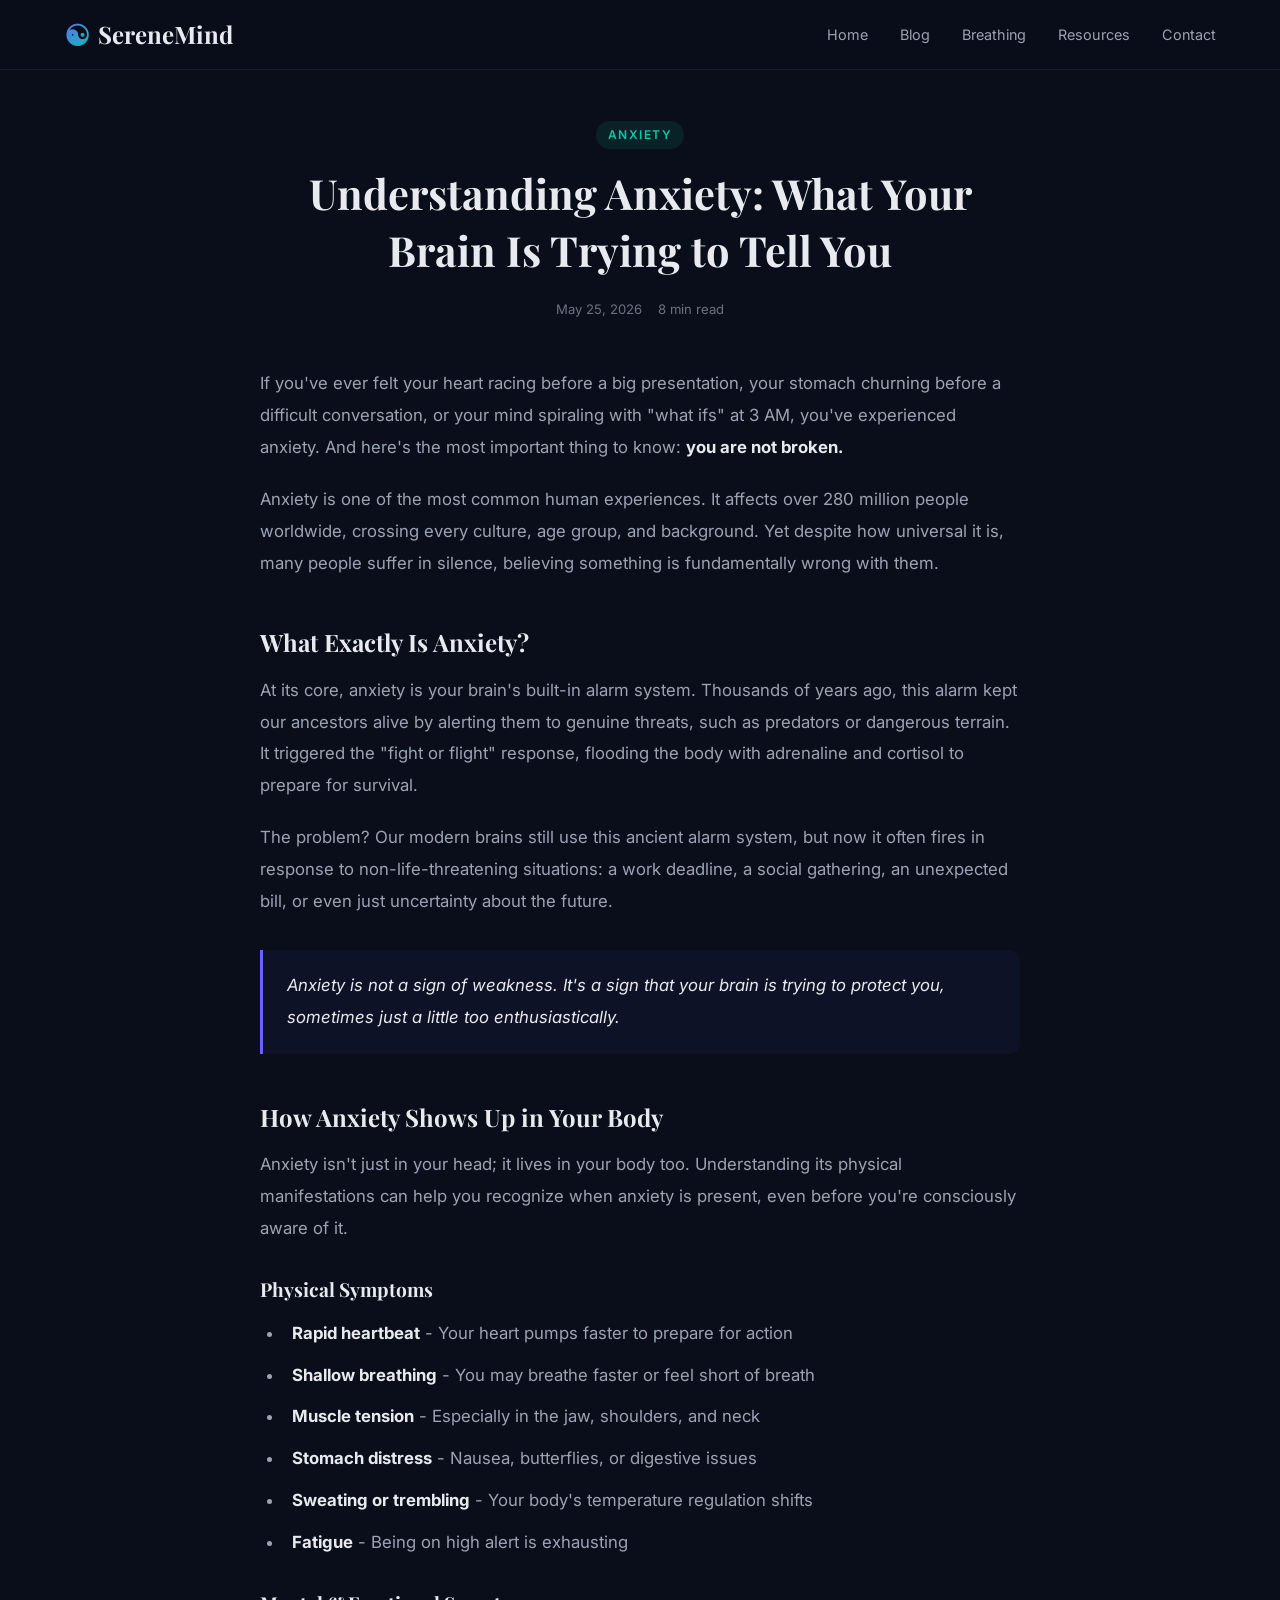
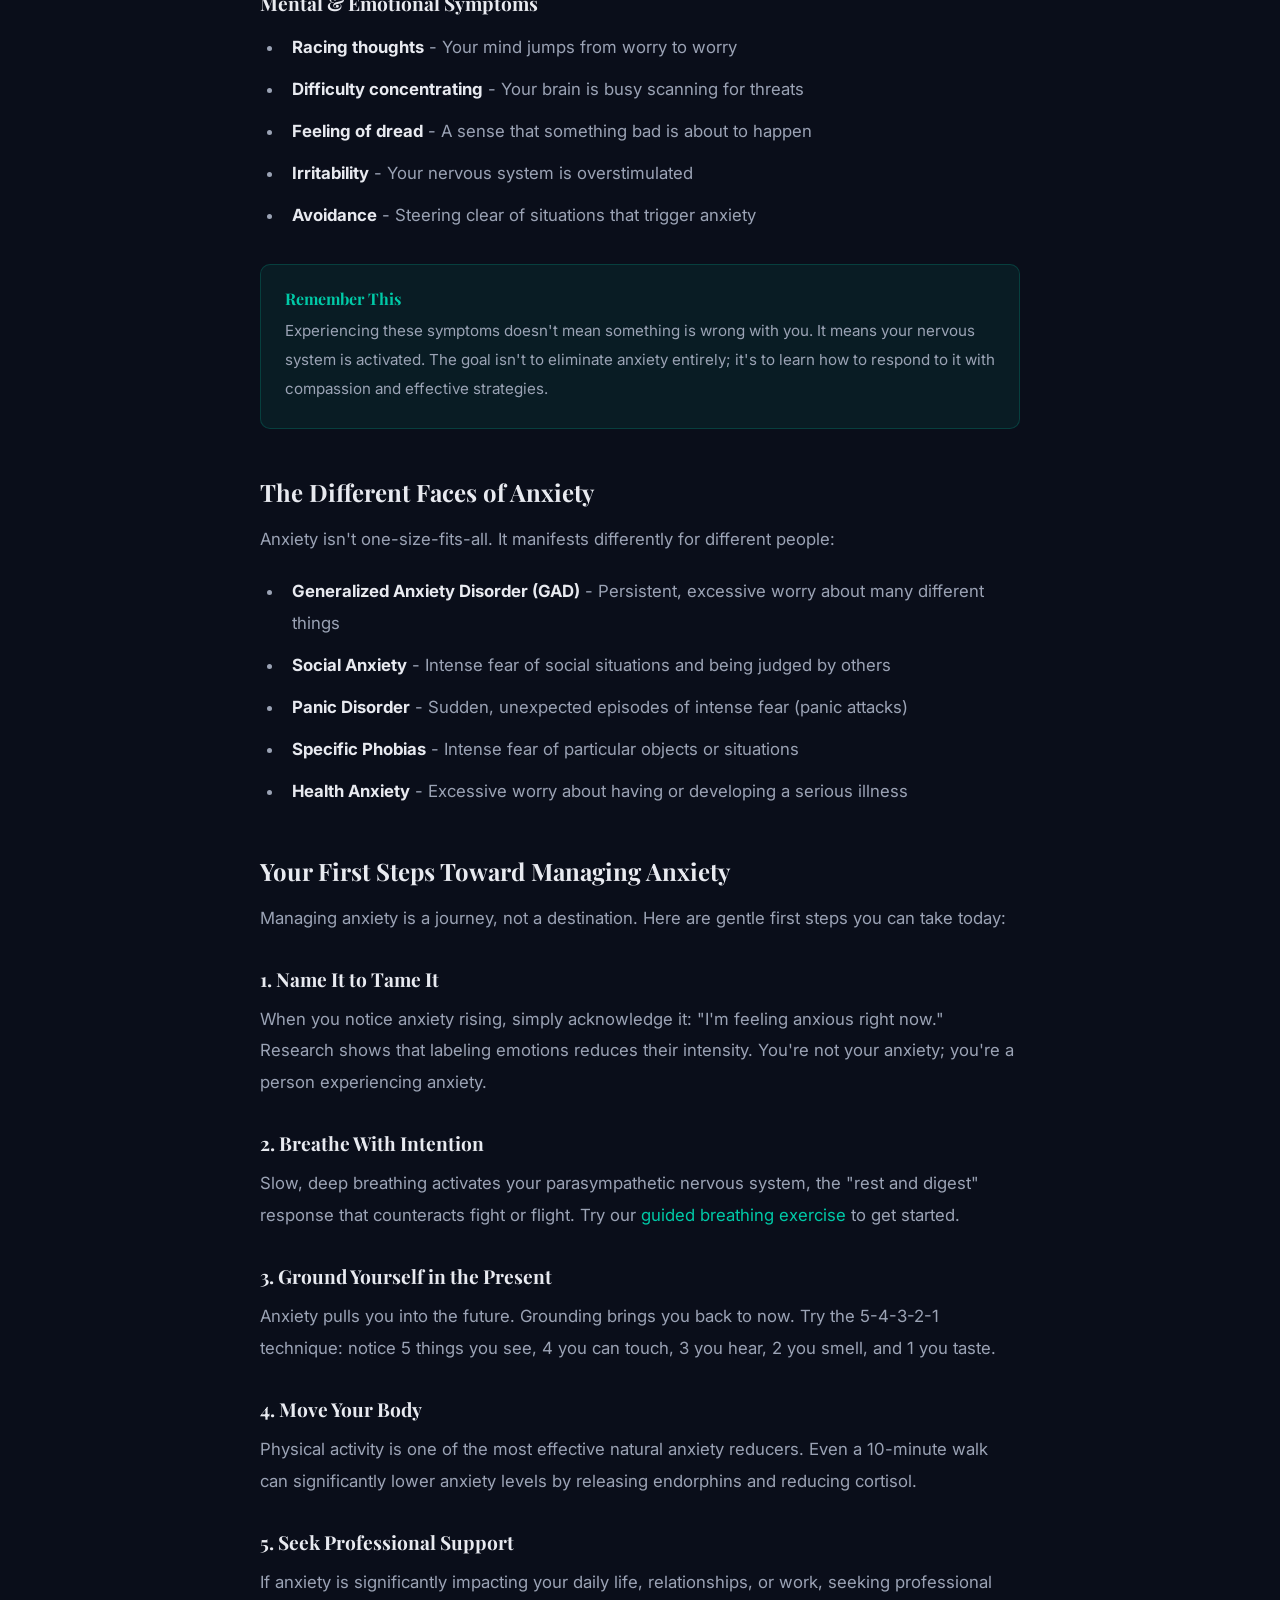
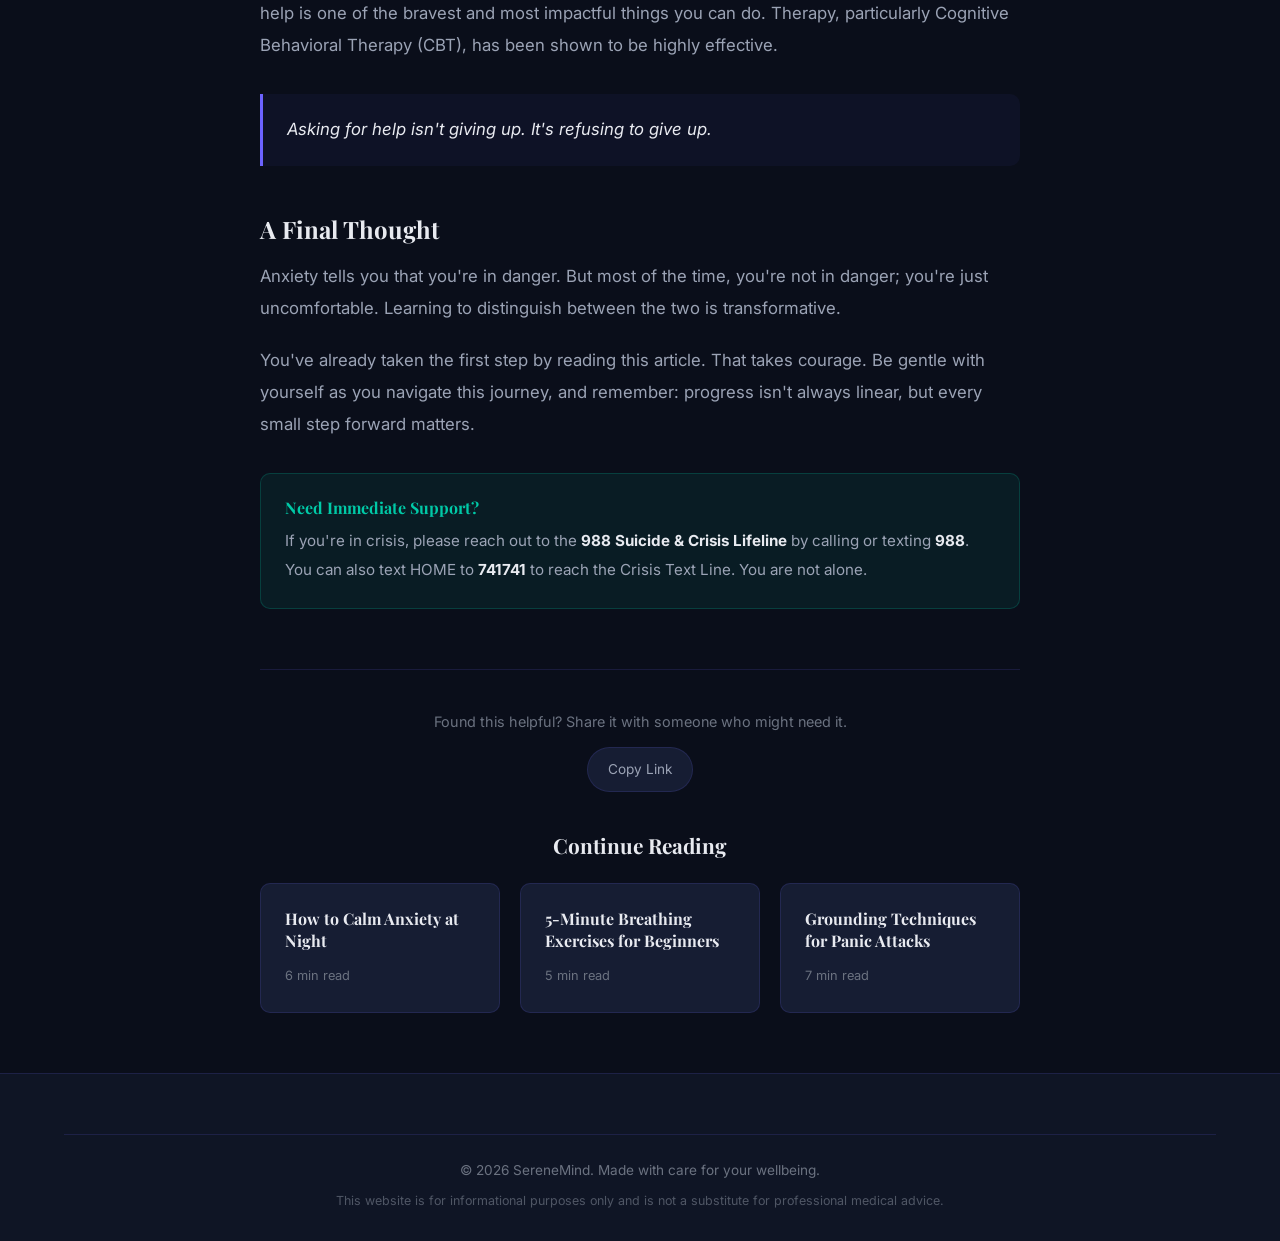
<file: articles/understanding-anxiety.html>
<!DOCTYPE html>
<html lang="en">
<head>
    <meta charset="UTF-8">
    <meta name="viewport" content="width=device-width, initial-scale=1.0">
    <title>Understanding Anxiety: What Your Brain Is Trying to Tell You - SereneMind</title>
    <meta name="description" content="Learn what anxiety really is, why your brain triggers it, common symptoms, and the first steps toward managing it effectively.">
    <link rel="preconnect" href="https://fonts.googleapis.com">
    <link href="https://fonts.googleapis.com/css2?family=Playfair+Display:wght@400;600;700&family=Inter:wght@300;400;500;600&display=swap" rel="stylesheet">
    <link rel="stylesheet" href="../style.css">
    <link rel="stylesheet" href="../blog.css">
</head>
<body>

    <nav class="navbar scrolled">
        <div class="container nav-container">
            <a href="../index.html" class="logo"><span class="logo-icon">&#9775;</span> SereneMind</a>
            <button class="nav-toggle" id="navToggle" aria-label="Toggle menu">
                <span></span><span></span><span></span>
            </button>
            <ul class="nav-links" id="navLinks">
                <li><a href="../index.html">Home</a></li>
                <li><a href="../blog.html">Blog</a></li>
                <li><a href="../index.html#breathing">Breathing</a></li>
                <li><a href="../index.html#resources">Resources</a></li>
                <li><a href="../index.html#contact">Contact</a></li>
            </ul>
        </div>
    </nav>

    <article class="article-page">
        <div class="article-container">

            <header class="article-header">
                <span class="blog-tag">Anxiety</span>
                <h1>Understanding Anxiety: What Your Brain Is Trying to Tell You</h1>
                <div class="blog-meta">
                    <span class="blog-date">May 25, 2026</span>
                    <span class="blog-read">8 min read</span>
                </div>
            </header>

            <div class="article-body">
                <p>If you've ever felt your heart racing before a big presentation, your stomach churning before a difficult conversation, or your mind spiraling with "what ifs" at 3 AM, you've experienced anxiety. And here's the most important thing to know: <strong>you are not broken.</strong></p>

                <p>Anxiety is one of the most common human experiences. It affects over 280 million people worldwide, crossing every culture, age group, and background. Yet despite how universal it is, many people suffer in silence, believing something is fundamentally wrong with them.</p>

                <h2>What Exactly Is Anxiety?</h2>

                <p>At its core, anxiety is your brain's built-in alarm system. Thousands of years ago, this alarm kept our ancestors alive by alerting them to genuine threats, such as predators or dangerous terrain. It triggered the "fight or flight" response, flooding the body with adrenaline and cortisol to prepare for survival.</p>

                <p>The problem? Our modern brains still use this ancient alarm system, but now it often fires in response to non-life-threatening situations: a work deadline, a social gathering, an unexpected bill, or even just uncertainty about the future.</p>

                <blockquote>Anxiety is not a sign of weakness. It's a sign that your brain is trying to protect you, sometimes just a little too enthusiastically.</blockquote>

                <h2>How Anxiety Shows Up in Your Body</h2>

                <p>Anxiety isn't just in your head; it lives in your body too. Understanding its physical manifestations can help you recognize when anxiety is present, even before you're consciously aware of it.</p>

                <h3>Physical Symptoms</h3>
                <ul>
                    <li><strong>Rapid heartbeat</strong> - Your heart pumps faster to prepare for action</li>
                    <li><strong>Shallow breathing</strong> - You may breathe faster or feel short of breath</li>
                    <li><strong>Muscle tension</strong> - Especially in the jaw, shoulders, and neck</li>
                    <li><strong>Stomach distress</strong> - Nausea, butterflies, or digestive issues</li>
                    <li><strong>Sweating or trembling</strong> - Your body's temperature regulation shifts</li>
                    <li><strong>Fatigue</strong> - Being on high alert is exhausting</li>
                </ul>

                <h3>Mental & Emotional Symptoms</h3>
                <ul>
                    <li><strong>Racing thoughts</strong> - Your mind jumps from worry to worry</li>
                    <li><strong>Difficulty concentrating</strong> - Your brain is busy scanning for threats</li>
                    <li><strong>Feeling of dread</strong> - A sense that something bad is about to happen</li>
                    <li><strong>Irritability</strong> - Your nervous system is overstimulated</li>
                    <li><strong>Avoidance</strong> - Steering clear of situations that trigger anxiety</li>
                </ul>

                <div class="tip-box">
                    <h4>Remember This</h4>
                    <p>Experiencing these symptoms doesn't mean something is wrong with you. It means your nervous system is activated. The goal isn't to eliminate anxiety entirely; it's to learn how to respond to it with compassion and effective strategies.</p>
                </div>

                <h2>The Different Faces of Anxiety</h2>

                <p>Anxiety isn't one-size-fits-all. It manifests differently for different people:</p>

                <ul>
                    <li><strong>Generalized Anxiety Disorder (GAD)</strong> - Persistent, excessive worry about many different things</li>
                    <li><strong>Social Anxiety</strong> - Intense fear of social situations and being judged by others</li>
                    <li><strong>Panic Disorder</strong> - Sudden, unexpected episodes of intense fear (panic attacks)</li>
                    <li><strong>Specific Phobias</strong> - Intense fear of particular objects or situations</li>
                    <li><strong>Health Anxiety</strong> - Excessive worry about having or developing a serious illness</li>
                </ul>

                <h2>Your First Steps Toward Managing Anxiety</h2>

                <p>Managing anxiety is a journey, not a destination. Here are gentle first steps you can take today:</p>

                <h3>1. Name It to Tame It</h3>
                <p>When you notice anxiety rising, simply acknowledge it: "I'm feeling anxious right now." Research shows that labeling emotions reduces their intensity. You're not your anxiety; you're a person experiencing anxiety.</p>

                <h3>2. Breathe With Intention</h3>
                <p>Slow, deep breathing activates your parasympathetic nervous system, the "rest and digest" response that counteracts fight or flight. Try our <a href="../index.html#breathing" style="color: var(--accent);">guided breathing exercise</a> to get started.</p>

                <h3>3. Ground Yourself in the Present</h3>
                <p>Anxiety pulls you into the future. Grounding brings you back to now. Try the 5-4-3-2-1 technique: notice 5 things you see, 4 you can touch, 3 you hear, 2 you smell, and 1 you taste.</p>

                <h3>4. Move Your Body</h3>
                <p>Physical activity is one of the most effective natural anxiety reducers. Even a 10-minute walk can significantly lower anxiety levels by releasing endorphins and reducing cortisol.</p>

                <h3>5. Seek Professional Support</h3>
                <p>If anxiety is significantly impacting your daily life, relationships, or work, seeking professional help is one of the bravest and most impactful things you can do. Therapy, particularly Cognitive Behavioral Therapy (CBT), has been shown to be highly effective.</p>

                <blockquote>Asking for help isn't giving up. It's refusing to give up.</blockquote>

                <h2>A Final Thought</h2>

                <p>Anxiety tells you that you're in danger. But most of the time, you're not in danger; you're just uncomfortable. Learning to distinguish between the two is transformative.</p>

                <p>You've already taken the first step by reading this article. That takes courage. Be gentle with yourself as you navigate this journey, and remember: progress isn't always linear, but every small step forward matters.</p>

                <div class="tip-box">
                    <h4>Need Immediate Support?</h4>
                    <p>If you're in crisis, please reach out to the <strong>988 Suicide & Crisis Lifeline</strong> by calling or texting <strong>988</strong>. You can also text HOME to <strong>741741</strong> to reach the Crisis Text Line. You are not alone.</p>
                </div>
            </div>

            <div class="article-footer">
                <div class="article-share">
                    <p>Found this helpful? Share it with someone who might need it.</p>
                    <div class="share-buttons">
                        <a class="share-btn" href="#" onclick="navigator.clipboard.writeText(window.location.href); this.textContent='Copied!'; return false;">Copy Link</a>
                    </div>
                </div>

                <div class="related-articles">
                    <h3>Continue Reading</h3>
                    <div class="related-grid">
                        <a href="calm-anxiety-at-night.html" class="related-card">
                            <h4>How to Calm Anxiety at Night</h4>
                            <span>6 min read</span>
                        </a>
                        <a href="breathing-exercises-beginners.html" class="related-card">
                            <h4>5-Minute Breathing Exercises for Beginners</h4>
                            <span>5 min read</span>
                        </a>
                        <a href="grounding-techniques-panic.html" class="related-card">
                            <h4>Grounding Techniques for Panic Attacks</h4>
                            <span>7 min read</span>
                        </a>
                    </div>
                </div>
            </div>

        </div>
    </article>

    <footer class="footer">
        <div class="container">
            <div class="footer-bottom">
                <p>&copy; 2026 SereneMind. Made with care for your wellbeing.</p>
                <p class="disclaimer">This website is for informational purposes only and is not a substitute for professional medical advice.</p>
            </div>
        </div>
    </footer>

    <script>
        document.getElementById('navToggle').addEventListener('click', () => {
            document.getElementById('navLinks').classList.toggle('open');
        });
    </script>
</body>
</html>
</file>
<file: style.css>
/* ===== CSS Variables & Reset ===== */
:root {
    --primary: #6C63FF;
    --primary-light: #8B83FF;
    --primary-dark: #4A42D4;
    --accent: #00C9A7;
    --accent-light: #33D4B8;
    --bg-dark: #0A0E1A;
    --bg-section: #0F1525;
    --bg-card: #161D33;
    --bg-card-hover: #1C2540;
    --text-primary: #E8EAF0;
    --text-secondary: #9BA3B5;
    --text-muted: #6B7280;
    --border: rgba(108, 99, 255, 0.15);
    --glow: rgba(108, 99, 255, 0.3);
    --gradient-1: linear-gradient(135deg, #6C63FF, #00C9A7);
    --gradient-2: linear-gradient(135deg, #6C63FF 0%, #8B83FF 50%, #00C9A7 100%);
    --shadow: 0 4px 30px rgba(0, 0, 0, 0.3);
    --radius: 16px;
    --radius-sm: 10px;
    --transition: 0.3s ease;
}

*, *::before, *::after {
    margin: 0;
    padding: 0;
    box-sizing: border-box;
}

html {
    scroll-behavior: smooth;
    scroll-padding-top: 80px;
}

body {
    font-family: 'Inter', -apple-system, BlinkMacSystemFont, sans-serif;
    background: var(--bg-dark);
    color: var(--text-primary);
    line-height: 1.7;
    overflow-x: hidden;
}

h1, h2, h3, h4 {
    font-family: 'Playfair Display', Georgia, serif;
    line-height: 1.3;
}

a {
    text-decoration: none;
    color: inherit;
}

img { max-width: 100%; }

.container {
    max-width: 1200px;
    margin: 0 auto;
    padding: 0 24px;
}

/* ===== Navbar ===== */
.navbar {
    position: fixed;
    top: 0;
    left: 0;
    right: 0;
    z-index: 1000;
    padding: 16px 0;
    transition: var(--transition);
    background: transparent;
}

.navbar.scrolled {
    background: rgba(10, 14, 26, 0.92);
    backdrop-filter: blur(20px);
    border-bottom: 1px solid var(--border);
    padding: 10px 0;
}

.nav-container {
    display: flex;
    justify-content: space-between;
    align-items: center;
}

.logo {
    font-family: 'Playfair Display', serif;
    font-size: 1.5rem;
    font-weight: 700;
    display: flex;
    align-items: center;
    gap: 8px;
}

.logo-icon {
    font-size: 1.8rem;
    background: var(--gradient-1);
    -webkit-background-clip: text;
    -webkit-text-fill-color: transparent;
    background-clip: text;
}

.nav-links {
    display: flex;
    list-style: none;
    gap: 32px;
}

.nav-links a {
    font-size: 0.9rem;
    font-weight: 400;
    color: var(--text-secondary);
    transition: var(--transition);
    position: relative;
}

.nav-links a::after {
    content: '';
    position: absolute;
    bottom: -4px;
    left: 0;
    width: 0;
    height: 2px;
    background: var(--gradient-1);
    transition: var(--transition);
}

.nav-links a:hover {
    color: var(--text-primary);
}

.nav-links a:hover::after {
    width: 100%;
}

.nav-toggle {
    display: none;
    flex-direction: column;
    gap: 5px;
    background: none;
    border: none;
    cursor: pointer;
    padding: 5px;
}

.nav-toggle span {
    width: 25px;
    height: 2px;
    background: var(--text-primary);
    transition: var(--transition);
    border-radius: 2px;
}

/* ===== Buttons ===== */
.btn {
    display: inline-flex;
    align-items: center;
    justify-content: center;
    padding: 14px 32px;
    border-radius: 50px;
    font-size: 0.95rem;
    font-weight: 500;
    font-family: 'Inter', sans-serif;
    cursor: pointer;
    transition: all 0.3s ease;
    border: none;
    gap: 8px;
}

.btn-primary {
    background: var(--gradient-1);
    color: white;
    box-shadow: 0 4px 20px var(--glow);
}

.btn-primary:hover {
    transform: translateY(-2px);
    box-shadow: 0 6px 30px var(--glow);
}

.btn-outline {
    background: transparent;
    color: var(--text-primary);
    border: 1.5px solid var(--border);
}

.btn-outline:hover {
    border-color: var(--primary);
    background: rgba(108, 99, 255, 0.08);
    transform: translateY(-2px);
}

/* ===== Hero ===== */
.hero {
    min-height: 100vh;
    display: flex;
    flex-direction: column;
    justify-content: center;
    align-items: center;
    text-align: center;
    position: relative;
    overflow: hidden;
    padding: 120px 24px 80px;
}

.hero::before {
    content: '';
    position: absolute;
    top: -50%;
    left: -50%;
    width: 200%;
    height: 200%;
    background: radial-gradient(ellipse at 30% 50%, rgba(108, 99, 255, 0.08) 0%, transparent 50%),
                radial-gradient(ellipse at 70% 50%, rgba(0, 201, 167, 0.06) 0%, transparent 50%);
    animation: heroBg 20s ease-in-out infinite alternate;
}

@keyframes heroBg {
    0% { transform: translate(0, 0) rotate(0deg); }
    100% { transform: translate(-5%, 5%) rotate(3deg); }
}

.hero-particles {
    position: absolute;
    inset: 0;
    overflow: hidden;
}

.particle {
    position: absolute;
    width: 3px;
    height: 3px;
    background: var(--primary-light);
    border-radius: 50%;
    opacity: 0;
    animation: particleFloat linear infinite;
}

@keyframes particleFloat {
    0% { opacity: 0; transform: translateY(100vh) scale(0); }
    10% { opacity: 0.6; }
    90% { opacity: 0.6; }
    100% { opacity: 0; transform: translateY(-100px) scale(1); }
}

.hero-content {
    position: relative;
    z-index: 2;
    max-width: 800px;
}

.hero-tagline {
    font-size: 0.95rem;
    color: var(--accent);
    font-weight: 500;
    letter-spacing: 2px;
    text-transform: uppercase;
    margin-bottom: 16px;
    opacity: 0;
    animation: fadeUp 0.8s ease forwards 0.2s;
}

.hero-title {
    font-size: clamp(2.5rem, 6vw, 4.2rem);
    font-weight: 700;
    margin-bottom: 24px;
    opacity: 0;
    animation: fadeUp 0.8s ease forwards 0.4s;
}

.gradient-text {
    background: var(--gradient-2);
    -webkit-background-clip: text;
    -webkit-text-fill-color: transparent;
    background-clip: text;
}

.hero-subtitle {
    font-size: 1.15rem;
    color: var(--text-secondary);
    max-width: 600px;
    margin: 0 auto 40px;
    opacity: 0;
    animation: fadeUp 0.8s ease forwards 0.6s;
}

.hero-buttons {
    display: flex;
    gap: 16px;
    justify-content: center;
    flex-wrap: wrap;
    margin-bottom: 60px;
    opacity: 0;
    animation: fadeUp 0.8s ease forwards 0.8s;
}

.hero-stats {
    display: flex;
    gap: 48px;
    justify-content: center;
    flex-wrap: wrap;
    opacity: 0;
    animation: fadeUp 0.8s ease forwards 1s;
}

.stat {
    text-align: center;
}

.stat-number {
    font-family: 'Playfair Display', serif;
    font-size: 2.5rem;
    font-weight: 700;
    background: var(--gradient-1);
    -webkit-background-clip: text;
    -webkit-text-fill-color: transparent;
    background-clip: text;
}

.stat-suffix {
    font-family: 'Playfair Display', serif;
    font-size: 2.5rem;
    font-weight: 700;
    background: var(--gradient-1);
    -webkit-background-clip: text;
    -webkit-text-fill-color: transparent;
    background-clip: text;
}

.stat-label {
    display: block;
    font-size: 0.85rem;
    color: var(--text-muted);
    margin-top: 4px;
}

@keyframes fadeUp {
    from { opacity: 0; transform: translateY(30px); }
    to { opacity: 1; transform: translateY(0); }
}

.scroll-indicator {
    position: absolute;
    bottom: 30px;
    left: 50%;
    transform: translateX(-50%);
    text-align: center;
    opacity: 0;
    animation: fadeUp 0.8s ease forwards 1.2s;
}

.scroll-indicator span {
    display: block;
    font-size: 0.8rem;
    color: var(--text-muted);
    margin-bottom: 8px;
}

.scroll-arrow {
    width: 20px;
    height: 20px;
    border-right: 2px solid var(--text-muted);
    border-bottom: 2px solid var(--text-muted);
    transform: rotate(45deg);
    margin: 0 auto;
    animation: scrollBounce 2s ease infinite;
}

@keyframes scrollBounce {
    0%, 100% { transform: rotate(45deg) translate(0, 0); opacity: 0.5; }
    50% { transform: rotate(45deg) translate(5px, 5px); opacity: 1; }
}

/* ===== Sections Common ===== */
.section {
    padding: 100px 0;
    position: relative;
}

.section:nth-child(even) {
    background: var(--bg-section);
}

.section-header {
    text-align: center;
    margin-bottom: 60px;
}

.section-tag {
    display: inline-block;
    font-size: 0.8rem;
    font-weight: 600;
    color: var(--accent);
    text-transform: uppercase;
    letter-spacing: 3px;
    margin-bottom: 12px;
}

.section-title {
    font-size: clamp(2rem, 4vw, 2.8rem);
    margin-bottom: 16px;
}

.section-subtitle {
    font-size: 1.05rem;
    color: var(--text-secondary);
    max-width: 600px;
    margin: 0 auto;
}

/* ===== About ===== */
.about-grid {
    display: grid;
    grid-template-columns: repeat(auto-fit, minmax(300px, 1fr));
    gap: 24px;
    margin-bottom: 60px;
}

.about-card {
    background: var(--bg-card);
    border: 1px solid var(--border);
    border-radius: var(--radius);
    padding: 40px 32px;
    transition: all 0.4s ease;
    opacity: 0;
    transform: translateY(20px);
}

.about-card.visible {
    opacity: 1;
    transform: translateY(0);
}

.about-card:hover {
    background: var(--bg-card-hover);
    border-color: var(--primary);
    transform: translateY(-4px);
    box-shadow: 0 10px 40px rgba(108, 99, 255, 0.1);
}

.about-icon {
    font-size: 2.5rem;
    margin-bottom: 20px;
}

.about-card h3 {
    font-size: 1.3rem;
    margin-bottom: 12px;
}

.about-card p {
    color: var(--text-secondary);
    font-size: 0.95rem;
}

/* Symptoms */
.symptoms-section {
    background: var(--bg-card);
    border: 1px solid var(--border);
    border-radius: var(--radius);
    padding: 48px;
    text-align: center;
}

.symptoms-title {
    font-size: 1.5rem;
    margin-bottom: 8px;
}

.symptoms-note {
    color: var(--text-muted);
    font-size: 0.9rem;
    margin-bottom: 32px;
}

.symptoms-grid {
    display: grid;
    grid-template-columns: repeat(auto-fit, minmax(220px, 1fr));
    gap: 16px;
    text-align: left;
}

.symptom-item {
    display: flex;
    align-items: center;
    gap: 12px;
    padding: 12px 16px;
    background: rgba(108, 99, 255, 0.05);
    border-radius: var(--radius-sm);
    font-size: 0.9rem;
    color: var(--text-secondary);
}

.symptom-dot {
    width: 8px;
    height: 8px;
    background: var(--gradient-1);
    border-radius: 50%;
    flex-shrink: 0;
}

/* ===== Techniques ===== */
.techniques-grid {
    display: grid;
    grid-template-columns: repeat(auto-fit, minmax(340px, 1fr));
    gap: 24px;
}

.technique-card {
    background: var(--bg-card);
    border: 1px solid var(--border);
    border-radius: var(--radius);
    padding: 36px 32px;
    transition: all 0.4s ease;
    position: relative;
    overflow: hidden;
}

.technique-card::before {
    content: '';
    position: absolute;
    top: 0;
    left: 0;
    right: 0;
    height: 3px;
    background: var(--gradient-1);
    transform: scaleX(0);
    transition: transform 0.4s ease;
}

.technique-card:hover::before {
    transform: scaleX(1);
}

.technique-card:hover {
    background: var(--bg-card-hover);
    transform: translateY(-4px);
    box-shadow: var(--shadow);
}

.technique-number {
    position: absolute;
    top: 16px;
    right: 20px;
    font-family: 'Playfair Display', serif;
    font-size: 3rem;
    font-weight: 700;
    color: rgba(108, 99, 255, 0.08);
}

.technique-icon {
    font-size: 2rem;
    margin-bottom: 16px;
}

.technique-card h3 {
    font-size: 1.2rem;
    margin-bottom: 10px;
}

.technique-card p {
    color: var(--text-secondary);
    font-size: 0.9rem;
    margin-bottom: 20px;
}

.technique-steps {
    display: flex;
    flex-wrap: wrap;
    gap: 8px;
}

.technique-steps span {
    font-size: 0.78rem;
    padding: 5px 14px;
    background: rgba(108, 99, 255, 0.08);
    border-radius: 20px;
    color: var(--primary-light);
    border: 1px solid rgba(108, 99, 255, 0.15);
}

/* ===== Breathing ===== */
.breathing {
    background: var(--bg-dark);
}

.breathing-app {
    display: flex;
    flex-direction: column;
    align-items: center;
    gap: 32px;
}

.breathing-pattern-selector {
    display: flex;
    gap: 12px;
    flex-wrap: wrap;
    justify-content: center;
}

.pattern-btn {
    padding: 12px 24px;
    background: var(--bg-card);
    border: 1px solid var(--border);
    border-radius: var(--radius-sm);
    color: var(--text-secondary);
    cursor: pointer;
    transition: var(--transition);
    font-family: 'Inter', sans-serif;
    font-size: 0.85rem;
    text-align: center;
}

.pattern-btn.active {
    border-color: var(--primary);
    color: var(--text-primary);
    background: rgba(108, 99, 255, 0.1);
}

.pattern-btn small {
    color: var(--text-muted);
}

.breathing-circle-container {
    position: relative;
    width: 280px;
    height: 280px;
    display: flex;
    align-items: center;
    justify-content: center;
}

.breathing-outer-ring {
    position: absolute;
    inset: 0;
    border-radius: 50%;
    border: 2px dashed rgba(108, 99, 255, 0.2);
    animation: ringRotate 30s linear infinite;
}

@keyframes ringRotate {
    to { transform: rotate(360deg); }
}

.breathing-circle {
    width: 180px;
    height: 180px;
    border-radius: 50%;
    background: radial-gradient(circle, rgba(108, 99, 255, 0.2), rgba(108, 99, 255, 0.05));
    border: 2px solid var(--primary);
    display: flex;
    flex-direction: column;
    align-items: center;
    justify-content: center;
    transition: all 0.3s ease;
    box-shadow: 0 0 40px rgba(108, 99, 255, 0.15);
}

.breathing-circle.inhale {
    transform: scale(1.5);
    background: radial-gradient(circle, rgba(0, 201, 167, 0.25), rgba(108, 99, 255, 0.1));
    border-color: var(--accent);
    box-shadow: 0 0 60px rgba(0, 201, 167, 0.2);
}

.breathing-circle.hold {
    transform: scale(1.5);
    background: radial-gradient(circle, rgba(108, 99, 255, 0.25), rgba(108, 99, 255, 0.1));
    box-shadow: 0 0 60px rgba(108, 99, 255, 0.25);
}

.breathing-circle.exhale {
    transform: scale(1);
    background: radial-gradient(circle, rgba(108, 99, 255, 0.15), rgba(108, 99, 255, 0.05));
    box-shadow: 0 0 40px rgba(108, 99, 255, 0.1);
}

.breath-text {
    font-size: 1.1rem;
    font-weight: 600;
    color: var(--text-primary);
}

.breath-timer {
    font-size: 2rem;
    font-weight: 300;
    color: var(--primary-light);
    margin-top: 4px;
}

.breathing-controls {
    display: flex;
    gap: 12px;
}

.breath-counter {
    font-size: 0.9rem;
    color: var(--text-muted);
}

/* ===== Affirmation ===== */
.affirmation {
    padding: 60px 0;
}

.affirmation-card {
    background: var(--bg-card);
    border: 1px solid var(--border);
    border-radius: var(--radius);
    padding: 60px 48px;
    text-align: center;
    position: relative;
    overflow: hidden;
}

.affirmation-card::before {
    content: '';
    position: absolute;
    top: 0;
    left: 0;
    right: 0;
    height: 3px;
    background: var(--gradient-1);
}

.affirmation-label {
    font-size: 0.8rem;
    color: var(--accent);
    text-transform: uppercase;
    letter-spacing: 3px;
    font-weight: 600;
}

.affirmation-text {
    font-family: 'Playfair Display', serif;
    font-size: clamp(1.3rem, 3vw, 1.8rem);
    margin: 24px 0 32px;
    max-width: 700px;
    margin-left: auto;
    margin-right: auto;
    line-height: 1.6;
    color: var(--text-primary);
    transition: opacity 0.3s ease;
}

/* ===== Journal ===== */
.journal-app {
    max-width: 700px;
    margin: 0 auto;
}

.mood-selector {
    text-align: center;
    margin-bottom: 32px;
}

.mood-question {
    font-size: 1.1rem;
    margin-bottom: 20px;
    color: var(--text-secondary);
}

.mood-options {
    display: flex;
    gap: 12px;
    justify-content: center;
    flex-wrap: wrap;
}

.mood-btn {
    display: flex;
    flex-direction: column;
    align-items: center;
    gap: 6px;
    padding: 16px 20px;
    background: var(--bg-card);
    border: 2px solid var(--border);
    border-radius: var(--radius-sm);
    cursor: pointer;
    transition: var(--transition);
    font-size: 2rem;
    color: var(--text-secondary);
    font-family: 'Inter', sans-serif;
}

.mood-btn span {
    font-size: 0.75rem;
}

.mood-btn:hover, .mood-btn.active {
    border-color: var(--primary);
    background: rgba(108, 99, 255, 0.08);
    transform: translateY(-3px);
}

.journal-entry {
    margin-bottom: 32px;
}

.journal-entry textarea {
    width: 100%;
    background: var(--bg-card);
    border: 1px solid var(--border);
    border-radius: var(--radius-sm);
    padding: 20px;
    color: var(--text-primary);
    font-family: 'Inter', sans-serif;
    font-size: 0.95rem;
    resize: vertical;
    transition: var(--transition);
    margin-bottom: 16px;
}

.journal-entry textarea:focus {
    outline: none;
    border-color: var(--primary);
    box-shadow: 0 0 20px var(--glow);
}

.journal-history h4 {
    font-size: 1.1rem;
    margin-bottom: 16px;
    color: var(--text-secondary);
}

.journal-entry-item {
    background: var(--bg-card);
    border: 1px solid var(--border);
    border-radius: var(--radius-sm);
    padding: 20px;
    margin-bottom: 12px;
    transition: var(--transition);
}

.journal-entry-item:hover {
    border-color: rgba(108, 99, 255, 0.3);
}

.journal-entry-header {
    display: flex;
    justify-content: space-between;
    align-items: center;
    margin-bottom: 10px;
}

.journal-entry-mood {
    font-size: 1.5rem;
}

.journal-entry-date {
    font-size: 0.8rem;
    color: var(--text-muted);
}

.journal-entry-text {
    color: var(--text-secondary);
    font-size: 0.9rem;
    line-height: 1.6;
}

.journal-delete {
    background: none;
    border: none;
    color: var(--text-muted);
    cursor: pointer;
    font-size: 0.8rem;
    padding: 4px 8px;
    border-radius: 4px;
    transition: var(--transition);
}

.journal-delete:hover {
    color: #ff6b6b;
    background: rgba(255, 107, 107, 0.1);
}

/* ===== Sounds ===== */
.sounds-grid {
    display: grid;
    grid-template-columns: repeat(auto-fit, minmax(200px, 1fr));
    gap: 20px;
    max-width: 900px;
    margin: 0 auto;
}

.sound-card {
    background: var(--bg-card);
    border: 1px solid var(--border);
    border-radius: var(--radius);
    padding: 32px 24px;
    text-align: center;
    cursor: pointer;
    transition: all 0.4s ease;
    font-family: 'Inter', sans-serif;
    color: var(--text-secondary);
}

.sound-card:hover {
    background: var(--bg-card-hover);
    border-color: var(--primary);
    transform: translateY(-4px);
}

.sound-card.playing {
    border-color: var(--accent);
    background: rgba(0, 201, 167, 0.05);
}

.sound-icon {
    font-size: 2.5rem;
    margin-bottom: 12px;
}

.sound-card span {
    font-size: 0.95rem;
    font-weight: 500;
}

.sound-wave {
    display: flex;
    justify-content: center;
    gap: 3px;
    margin-top: 16px;
    height: 20px;
    align-items: end;
    opacity: 0;
    transition: opacity 0.3s ease;
}

.sound-card.playing .sound-wave {
    opacity: 1;
}

.sound-wave span {
    width: 3px;
    background: var(--accent);
    border-radius: 2px;
    animation: soundWave 0.8s ease-in-out infinite alternate;
}

.sound-wave span:nth-child(1) { height: 8px; animation-delay: 0s; }
.sound-wave span:nth-child(2) { height: 14px; animation-delay: 0.1s; }
.sound-wave span:nth-child(3) { height: 20px; animation-delay: 0.2s; }
.sound-wave span:nth-child(4) { height: 12px; animation-delay: 0.3s; }
.sound-wave span:nth-child(5) { height: 6px; animation-delay: 0.4s; }

@keyframes soundWave {
    from { height: 4px; }
    to { height: 20px; }
}

/* ===== Quotes ===== */
.quotes {
    padding: 80px 0;
}

.quotes-carousel {
    display: flex;
    align-items: center;
    justify-content: center;
    gap: 32px;
    max-width: 800px;
    margin: 0 auto;
}

.quote-content {
    text-align: center;
    flex: 1;
}

.quote-mark {
    font-family: 'Playfair Display', serif;
    font-size: 4rem;
    line-height: 1;
    background: var(--gradient-1);
    -webkit-background-clip: text;
    -webkit-text-fill-color: transparent;
    background-clip: text;
}

.quote-text {
    font-family: 'Playfair Display', serif;
    font-size: 1.4rem;
    line-height: 1.7;
    margin: 8px 0 16px;
    transition: opacity 0.3s ease;
}

.quote-author {
    font-size: 0.9rem;
    color: var(--text-muted);
}

.quote-nav {
    width: 48px;
    height: 48px;
    border-radius: 50%;
    background: var(--bg-card);
    border: 1px solid var(--border);
    color: var(--text-primary);
    font-size: 1.2rem;
    cursor: pointer;
    transition: var(--transition);
    display: flex;
    align-items: center;
    justify-content: center;
    flex-shrink: 0;
}

.quote-nav:hover {
    border-color: var(--primary);
    background: rgba(108, 99, 255, 0.1);
}

/* ===== Resources ===== */
.resources-grid {
    display: grid;
    grid-template-columns: repeat(auto-fit, minmax(260px, 1fr));
    gap: 24px;
    margin-bottom: 48px;
}

.resource-card {
    background: var(--bg-card);
    border: 1px solid var(--border);
    border-radius: var(--radius);
    padding: 32px;
    transition: all 0.4s ease;
}

.resource-card:hover {
    transform: translateY(-4px);
    box-shadow: var(--shadow);
}

.resource-card.emergency {
    border-color: rgba(255, 107, 107, 0.3);
    background: linear-gradient(135deg, rgba(255, 107, 107, 0.05), var(--bg-card));
}

.resource-icon {
    font-size: 2rem;
    margin-bottom: 16px;
}

.resource-card h3 {
    font-size: 1.15rem;
    margin-bottom: 8px;
}

.resource-card p {
    color: var(--text-secondary);
    font-size: 0.9rem;
    margin-bottom: 16px;
}

.resource-contact {
    display: flex;
    flex-direction: column;
    gap: 4px;
}

.resource-contact strong {
    color: var(--accent);
    font-size: 1rem;
}

.resource-contact span, .resource-links span {
    font-size: 0.85rem;
    color: var(--text-muted);
}

.resource-contact a {
    color: var(--accent);
}

.resource-links {
    display: flex;
    gap: 12px;
    flex-wrap: wrap;
}

.resource-links span {
    padding: 4px 14px;
    background: rgba(108, 99, 255, 0.08);
    border-radius: 20px;
    font-size: 0.85rem;
    color: var(--primary-light);
}

/* Self-care checklist */
.self-care-checklist {
    background: var(--bg-card);
    border: 1px solid var(--border);
    border-radius: var(--radius);
    padding: 40px;
    text-align: center;
}

.self-care-checklist h3 {
    font-size: 1.4rem;
    margin-bottom: 24px;
}

.checklist-items {
    display: grid;
    grid-template-columns: repeat(auto-fit, minmax(280px, 1fr));
    gap: 12px;
    text-align: left;
}

.checklist-item {
    display: flex;
    align-items: center;
    gap: 12px;
    padding: 12px 16px;
    border-radius: var(--radius-sm);
    cursor: pointer;
    transition: var(--transition);
    font-size: 0.9rem;
    color: var(--text-secondary);
}

.checklist-item:hover {
    background: rgba(108, 99, 255, 0.05);
}

.checklist-item input[type="checkbox"] {
    display: none;
}

.checkmark {
    width: 22px;
    height: 22px;
    border-radius: 6px;
    border: 2px solid var(--border);
    display: flex;
    align-items: center;
    justify-content: center;
    flex-shrink: 0;
    transition: var(--transition);
}

.checklist-item input:checked + .checkmark {
    background: var(--gradient-1);
    border-color: transparent;
}

.checklist-item input:checked + .checkmark::after {
    content: '\2713';
    color: white;
    font-size: 0.8rem;
    font-weight: 700;
}

.checklist-item input:checked ~ span:last-child,
.checklist-item:has(input:checked) {
    color: var(--text-primary);
}

/* ===== Contact ===== */
.contact-wrapper {
    display: grid;
    grid-template-columns: 1fr 1fr;
    gap: 48px;
    align-items: start;
}

.contact-form {
    display: flex;
    flex-direction: column;
    gap: 16px;
}

.form-group input,
.form-group select,
.form-group textarea {
    width: 100%;
    padding: 16px 20px;
    background: var(--bg-card);
    border: 1px solid var(--border);
    border-radius: var(--radius-sm);
    color: var(--text-primary);
    font-family: 'Inter', sans-serif;
    font-size: 0.95rem;
    transition: var(--transition);
}

.form-group select {
    cursor: pointer;
    appearance: none;
    background-image: url("data:image/svg+xml,%3Csvg xmlns='http://www.w3.org/2000/svg' width='12' height='12' fill='%239BA3B5' viewBox='0 0 16 16'%3E%3Cpath d='M8 11L3 6h10z'/%3E%3C/svg%3E");
    background-repeat: no-repeat;
    background-position: right 16px center;
}

.form-group select option {
    background: var(--bg-card);
}

.form-group input:focus,
.form-group select:focus,
.form-group textarea:focus {
    outline: none;
    border-color: var(--primary);
    box-shadow: 0 0 20px var(--glow);
}

.form-group textarea {
    resize: vertical;
}

.contact-info {
    display: flex;
    flex-direction: column;
    gap: 32px;
}

.contact-quote {
    background: var(--bg-card);
    border: 1px solid var(--border);
    border-radius: var(--radius);
    padding: 32px;
    border-left: 3px solid var(--primary);
}

.contact-quote p {
    font-family: 'Playfair Display', serif;
    font-size: 1.15rem;
    line-height: 1.7;
    margin-bottom: 12px;
}

.contact-quote span {
    font-size: 0.85rem;
    color: var(--text-muted);
}

.contact-details {
    display: flex;
    flex-direction: column;
    gap: 16px;
}

.contact-item {
    display: flex;
    align-items: center;
    gap: 12px;
    color: var(--text-secondary);
    font-size: 0.95rem;
}

.contact-icon {
    font-size: 1.3rem;
}

/* ===== Footer ===== */
.footer {
    background: var(--bg-section);
    border-top: 1px solid var(--border);
    padding: 60px 0 30px;
}

.footer-content {
    display: grid;
    grid-template-columns: 2fr 1fr 1fr;
    gap: 48px;
    margin-bottom: 40px;
}

.footer-brand p {
    color: var(--text-secondary);
    font-size: 0.9rem;
    margin-top: 12px;
    max-width: 300px;
}

.footer-links {
    display: flex;
    flex-direction: column;
    gap: 10px;
}

.footer-links h4 {
    font-size: 1rem;
    margin-bottom: 8px;
}

.footer-links a {
    font-size: 0.9rem;
    color: var(--text-secondary);
    transition: var(--transition);
}

.footer-links a:hover {
    color: var(--primary-light);
}

.footer-bottom {
    border-top: 1px solid var(--border);
    padding-top: 24px;
    text-align: center;
}

.footer-bottom p {
    font-size: 0.85rem;
    color: var(--text-muted);
}

.disclaimer {
    margin-top: 8px;
    font-size: 0.78rem !important;
    color: var(--text-muted);
    opacity: 0.7;
}

/* ===== Floating Calm Button ===== */
.calm-btn {
    position: fixed;
    bottom: 30px;
    right: 30px;
    width: 60px;
    height: 60px;
    border-radius: 50%;
    background: var(--gradient-1);
    border: none;
    color: white;
    font-size: 1.5rem;
    cursor: pointer;
    box-shadow: 0 4px 20px var(--glow);
    z-index: 999;
    transition: all 0.3s ease;
    animation: calmPulse 3s ease-in-out infinite;
}

.calm-btn:hover {
    transform: scale(1.1);
}

@keyframes calmPulse {
    0%, 100% { box-shadow: 0 4px 20px var(--glow); }
    50% { box-shadow: 0 4px 40px rgba(108, 99, 255, 0.5); }
}

/* ===== Calm Modal ===== */
.calm-modal {
    position: fixed;
    inset: 0;
    background: rgba(10, 14, 26, 0.9);
    backdrop-filter: blur(10px);
    z-index: 10000;
    display: none;
    align-items: center;
    justify-content: center;
    padding: 24px;
}

.calm-modal.active {
    display: flex;
}

.calm-modal-content {
    background: var(--bg-card);
    border: 1px solid var(--border);
    border-radius: var(--radius);
    padding: 48px;
    max-width: 480px;
    width: 100%;
    text-align: center;
    position: relative;
}

.calm-modal-close {
    position: absolute;
    top: 16px;
    right: 20px;
    background: none;
    border: none;
    color: var(--text-muted);
    font-size: 1.5rem;
    cursor: pointer;
    transition: var(--transition);
}

.calm-modal-close:hover {
    color: var(--text-primary);
}

.calm-modal-content h3 {
    font-size: 1.4rem;
    margin-bottom: 8px;
}

.calm-modal-content > p {
    color: var(--text-secondary);
    margin-bottom: 32px;
}

.grounding-steps {
    display: flex;
    flex-direction: column;
    gap: 12px;
    margin-bottom: 32px;
}

.ground-step {
    display: flex;
    align-items: center;
    gap: 16px;
    padding: 14px 20px;
    border-radius: var(--radius-sm);
    background: rgba(108, 99, 255, 0.04);
    border: 1px solid transparent;
    opacity: 0.35;
    transition: all 0.4s ease;
}

.ground-step.active {
    opacity: 1;
    border-color: var(--primary);
    background: rgba(108, 99, 255, 0.08);
}

.ground-step.done {
    opacity: 0.5;
    border-color: var(--accent);
}

.ground-number {
    width: 40px;
    height: 40px;
    border-radius: 50%;
    background: var(--gradient-1);
    display: flex;
    align-items: center;
    justify-content: center;
    font-weight: 700;
    font-size: 1.1rem;
    flex-shrink: 0;
}

/* ===== Toast ===== */
.toast {
    position: fixed;
    bottom: 100px;
    right: 30px;
    background: var(--bg-card);
    border: 1px solid var(--accent);
    border-radius: var(--radius-sm);
    padding: 16px 24px;
    color: var(--text-primary);
    font-size: 0.9rem;
    z-index: 9999;
    opacity: 0;
    transform: translateY(20px);
    transition: all 0.3s ease;
    box-shadow: 0 4px 30px rgba(0, 201, 167, 0.15);
}

.toast.show {
    opacity: 1;
    transform: translateY(0);
}

/* ===== Responsive ===== */
@media (max-width: 768px) {
    .nav-toggle {
        display: flex;
    }

    .nav-links {
        position: fixed;
        top: 0;
        right: -100%;
        width: 280px;
        height: 100vh;
        background: var(--bg-section);
        flex-direction: column;
        padding: 80px 32px 32px;
        gap: 24px;
        transition: right 0.3s ease;
        border-left: 1px solid var(--border);
        z-index: 999;
    }

    .nav-links.open {
        right: 0;
    }

    .hero-stats {
        gap: 24px;
    }

    .stat-number, .stat-suffix {
        font-size: 2rem;
    }

    .techniques-grid {
        grid-template-columns: 1fr;
    }

    .contact-wrapper {
        grid-template-columns: 1fr;
    }

    .footer-content {
        grid-template-columns: 1fr;
        gap: 32px;
    }

    .quotes-carousel {
        gap: 16px;
    }

    .quote-text {
        font-size: 1.1rem;
    }

    .symptoms-section {
        padding: 32px 20px;
    }

    .calm-modal-content {
        padding: 32px 24px;
    }
}

@media (max-width: 480px) {
    .hero-buttons {
        flex-direction: column;
        align-items: center;
    }

    .btn {
        width: 100%;
        max-width: 280px;
    }

    .about-grid {
        grid-template-columns: 1fr;
    }

    .sounds-grid {
        grid-template-columns: 1fr 1fr;
    }

    .resources-grid {
        grid-template-columns: 1fr;
    }
}
</file>
<file: blog.css>
/* ===== Blog Styles ===== */

.blog-hero {
    padding: 140px 24px 60px;
    text-align: center;
    background: var(--bg-dark);
    position: relative;
}

.blog-hero::before {
    content: '';
    position: absolute;
    inset: 0;
    background: radial-gradient(ellipse at 50% 80%, rgba(108, 99, 255, 0.08) 0%, transparent 60%);
}

.blog-hero .section-title {
    font-size: clamp(2rem, 5vw, 3.2rem);
    margin-bottom: 16px;
}

.blog-hero .section-subtitle {
    max-width: 550px;
    margin: 0 auto;
}

/* Categories */
.blog-categories {
    background: var(--bg-dark);
    padding: 0 0 40px;
    position: sticky;
    top: 60px;
    z-index: 100;
}

.category-tabs {
    display: flex;
    gap: 10px;
    justify-content: center;
    flex-wrap: wrap;
    padding: 16px 0;
    border-bottom: 1px solid var(--border);
}

.category-tab {
    padding: 8px 20px;
    background: transparent;
    border: 1px solid var(--border);
    border-radius: 50px;
    color: var(--text-secondary);
    font-family: 'Inter', sans-serif;
    font-size: 0.85rem;
    cursor: pointer;
    transition: all 0.3s ease;
}

.category-tab:hover {
    border-color: var(--primary);
    color: var(--text-primary);
}

.category-tab.active {
    background: var(--gradient-1);
    border-color: transparent;
    color: white;
}

/* Featured Article */
.blog-featured {
    padding: 40px 0 60px;
    background: var(--bg-dark);
}

.featured-card {
    display: grid;
    grid-template-columns: 1fr 1fr;
    gap: 40px;
    background: var(--bg-card);
    border: 1px solid var(--border);
    border-radius: var(--radius);
    overflow: hidden;
    transition: all 0.4s ease;
    text-decoration: none;
    color: inherit;
}

.featured-card:hover {
    border-color: var(--primary);
    transform: translateY(-4px);
    box-shadow: 0 10px 40px rgba(108, 99, 255, 0.1);
}

.featured-image {
    background: linear-gradient(135deg, rgba(108, 99, 255, 0.1), rgba(0, 201, 167, 0.08));
    display: flex;
    align-items: center;
    justify-content: center;
    min-height: 300px;
}

.featured-placeholder {
    font-size: 6rem;
    opacity: 0.8;
}

.featured-content {
    padding: 40px 40px 40px 0;
    display: flex;
    flex-direction: column;
    justify-content: center;
}

.featured-content h2 {
    font-size: 1.6rem;
    margin: 12px 0 16px;
    line-height: 1.4;
}

.featured-content p {
    color: var(--text-secondary);
    font-size: 0.95rem;
    line-height: 1.7;
    margin-bottom: 20px;
}

/* Blog Tags */
.blog-tag {
    display: inline-block;
    font-size: 0.75rem;
    font-weight: 600;
    text-transform: uppercase;
    letter-spacing: 1.5px;
    color: var(--accent);
    background: rgba(0, 201, 167, 0.1);
    padding: 4px 12px;
    border-radius: 20px;
}

.blog-meta {
    display: flex;
    gap: 16px;
    font-size: 0.82rem;
    color: var(--text-muted);
}

/* Blog Grid */
.blog-grid-section {
    padding: 20px 0 80px;
    background: var(--bg-dark);
}

.blog-grid {
    display: grid;
    grid-template-columns: repeat(auto-fill, minmax(340px, 1fr));
    gap: 24px;
}

.blog-card {
    display: flex;
    flex-direction: column;
    background: var(--bg-card);
    border: 1px solid var(--border);
    border-radius: var(--radius);
    overflow: hidden;
    transition: all 0.4s ease;
    text-decoration: none;
    color: inherit;
}

.blog-card:hover {
    border-color: var(--primary);
    transform: translateY(-4px);
    box-shadow: 0 10px 40px rgba(108, 99, 255, 0.1);
}

.blog-card-image {
    background: linear-gradient(135deg, rgba(108, 99, 255, 0.08), rgba(0, 201, 167, 0.05));
    height: 180px;
    display: flex;
    align-items: center;
    justify-content: center;
}

.blog-placeholder {
    font-size: 3.5rem;
    opacity: 0.7;
}

.blog-card-content {
    padding: 24px;
    display: flex;
    flex-direction: column;
    gap: 10px;
    flex: 1;
}

.blog-card-content h3 {
    font-size: 1.15rem;
    line-height: 1.4;
}

.blog-card-content p {
    color: var(--text-secondary);
    font-size: 0.9rem;
    line-height: 1.6;
    flex: 1;
}

/* Newsletter */
.blog-newsletter {
    padding: 60px 0 80px;
    background: var(--bg-section);
}

.newsletter-card {
    background: var(--bg-card);
    border: 1px solid var(--border);
    border-radius: var(--radius);
    padding: 60px 48px;
    text-align: center;
    position: relative;
    overflow: hidden;
}

.newsletter-card::before {
    content: '';
    position: absolute;
    top: 0;
    left: 0;
    right: 0;
    height: 3px;
    background: var(--gradient-1);
}

.newsletter-card h2 {
    font-size: 1.8rem;
    margin-bottom: 12px;
}

.newsletter-card > p {
    color: var(--text-secondary);
    margin-bottom: 32px;
    max-width: 500px;
    margin-left: auto;
    margin-right: auto;
}

.newsletter-form {
    display: flex;
    gap: 12px;
    max-width: 480px;
    margin: 0 auto 16px;
}

.newsletter-form input {
    flex: 1;
    padding: 14px 20px;
    background: var(--bg-dark);
    border: 1px solid var(--border);
    border-radius: 50px;
    color: var(--text-primary);
    font-family: 'Inter', sans-serif;
    font-size: 0.95rem;
}

.newsletter-form input:focus {
    outline: none;
    border-color: var(--primary);
}

.newsletter-note {
    font-size: 0.8rem;
    color: var(--text-muted);
}

/* ===== Article Page Styles ===== */
.article-page {
    padding: 120px 24px 60px;
    background: var(--bg-dark);
}

.article-container {
    max-width: 760px;
    margin: 0 auto;
}

.article-header {
    margin-bottom: 48px;
    text-align: center;
}

.article-header h1 {
    font-size: clamp(1.8rem, 4vw, 2.6rem);
    line-height: 1.35;
    margin: 16px 0 20px;
}

.article-header .blog-meta {
    justify-content: center;
}

.article-body {
    font-size: 1.05rem;
    line-height: 1.9;
    color: var(--text-secondary);
}

.article-body h2 {
    font-size: 1.5rem;
    color: var(--text-primary);
    margin: 48px 0 16px;
}

.article-body h3 {
    font-size: 1.2rem;
    color: var(--text-primary);
    margin: 32px 0 12px;
}

.article-body p {
    margin-bottom: 20px;
}

.article-body ul, .article-body ol {
    margin: 16px 0 24px 24px;
}

.article-body li {
    margin-bottom: 10px;
    padding-left: 8px;
}

.article-body blockquote {
    border-left: 3px solid var(--primary);
    padding: 20px 24px;
    margin: 32px 0;
    background: rgba(108, 99, 255, 0.05);
    border-radius: 0 var(--radius-sm) var(--radius-sm) 0;
    font-style: italic;
    color: var(--text-primary);
}

.article-body strong {
    color: var(--text-primary);
}

.tip-box {
    background: rgba(0, 201, 167, 0.08);
    border: 1px solid rgba(0, 201, 167, 0.2);
    border-radius: var(--radius-sm);
    padding: 24px;
    margin: 32px 0;
}

.tip-box h4 {
    color: var(--accent);
    margin-bottom: 8px;
    font-size: 1rem;
}

.tip-box p {
    margin-bottom: 0;
    font-size: 0.95rem;
}

/* Article Footer */
.article-footer {
    margin-top: 60px;
    padding-top: 40px;
    border-top: 1px solid var(--border);
}

.article-share {
    text-align: center;
    margin-bottom: 40px;
}

.article-share p {
    font-size: 0.9rem;
    color: var(--text-muted);
    margin-bottom: 12px;
}

.share-buttons {
    display: flex;
    gap: 12px;
    justify-content: center;
}

.share-btn {
    padding: 10px 20px;
    background: var(--bg-card);
    border: 1px solid var(--border);
    border-radius: 50px;
    color: var(--text-secondary);
    font-family: 'Inter', sans-serif;
    font-size: 0.85rem;
    cursor: pointer;
    transition: all 0.3s ease;
    text-decoration: none;
}

.share-btn:hover {
    border-color: var(--primary);
    color: var(--text-primary);
}

.related-articles h3 {
    font-size: 1.3rem;
    margin-bottom: 24px;
    text-align: center;
}

.related-grid {
    display: grid;
    grid-template-columns: repeat(auto-fit, minmax(220px, 1fr));
    gap: 20px;
}

.related-card {
    background: var(--bg-card);
    border: 1px solid var(--border);
    border-radius: var(--radius-sm);
    padding: 24px;
    text-decoration: none;
    color: inherit;
    transition: all 0.3s ease;
}

.related-card:hover {
    border-color: var(--primary);
    transform: translateY(-3px);
}

.related-card h4 {
    font-size: 1rem;
    margin-bottom: 8px;
    line-height: 1.4;
}

.related-card span {
    font-size: 0.8rem;
    color: var(--text-muted);
}

/* Responsive */
@media (max-width: 768px) {
    .featured-card {
        grid-template-columns: 1fr;
    }

    .featured-content {
        padding: 24px;
    }

    .featured-image {
        min-height: 200px;
    }

    .blog-grid {
        grid-template-columns: 1fr;
    }

    .newsletter-form {
        flex-direction: column;
    }

    .category-tabs {
        gap: 6px;
    }

    .category-tab {
        font-size: 0.78rem;
        padding: 6px 14px;
    }
}
</file>
